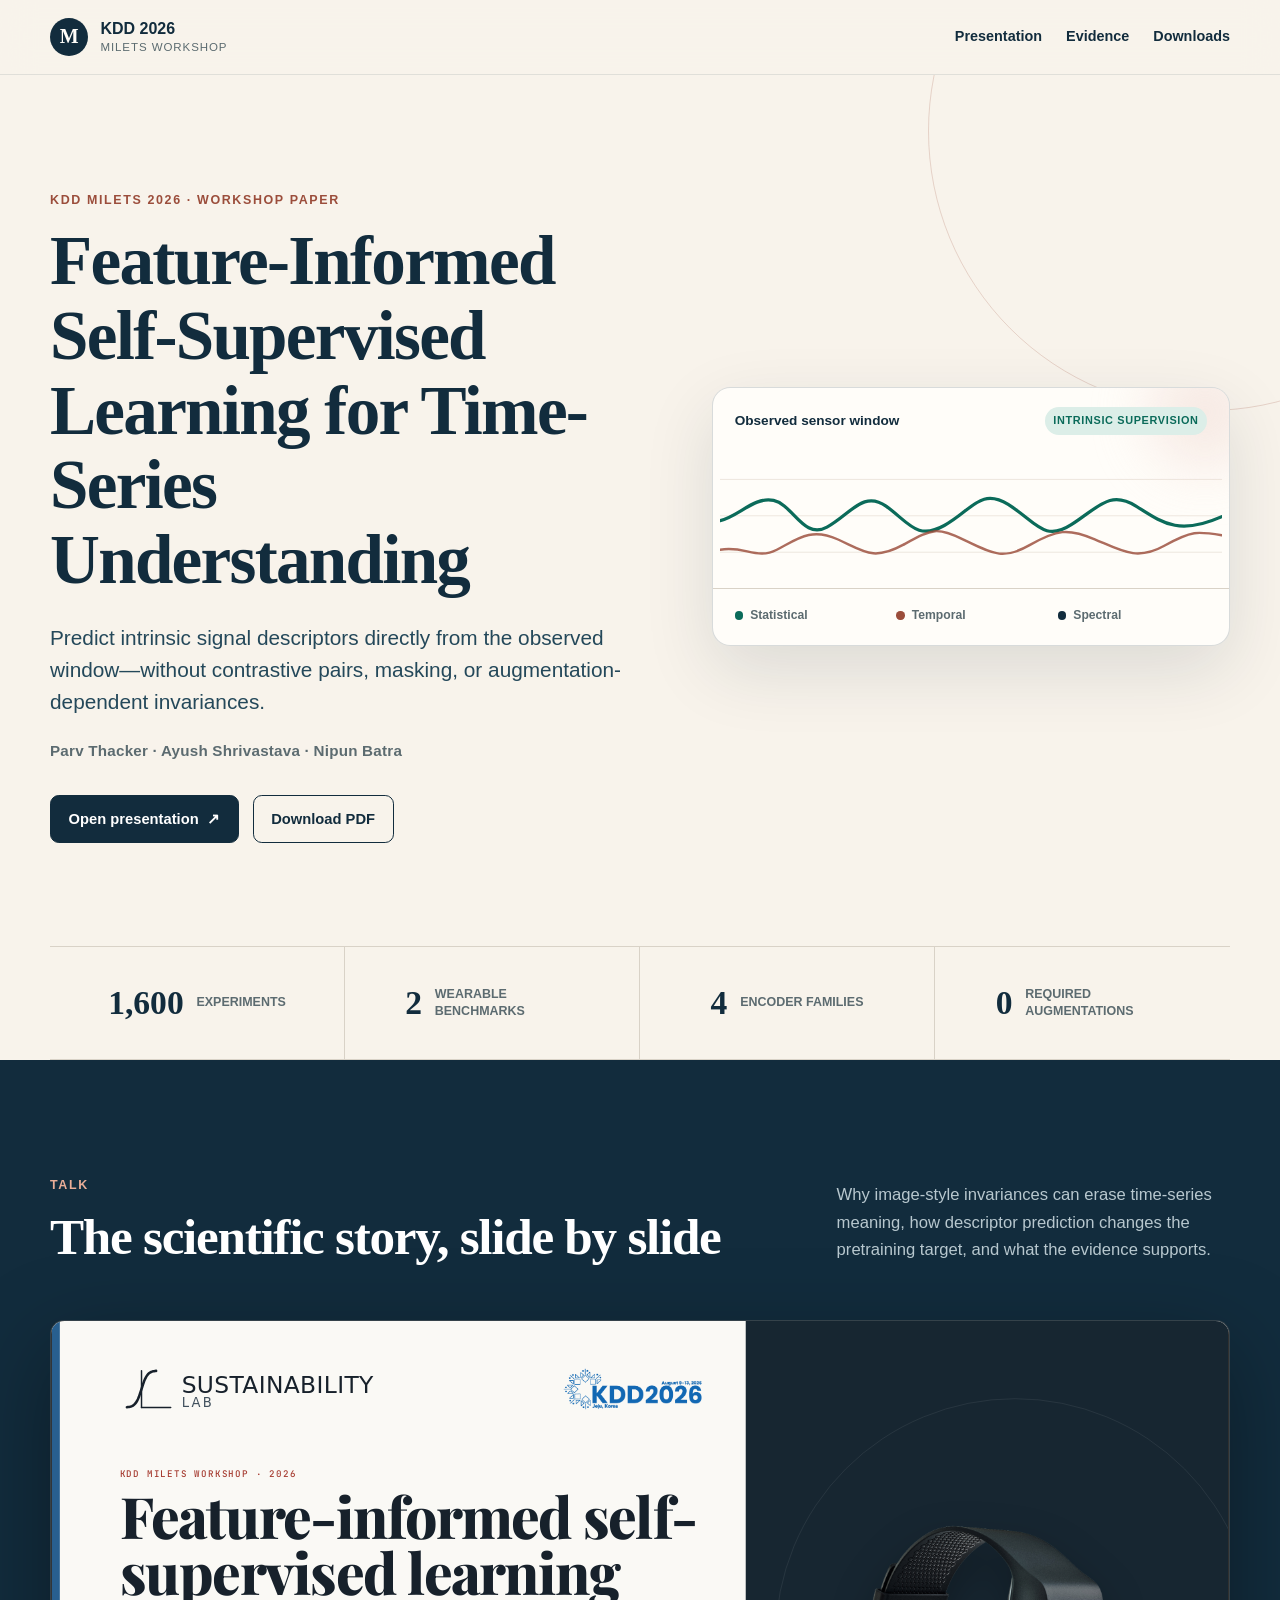
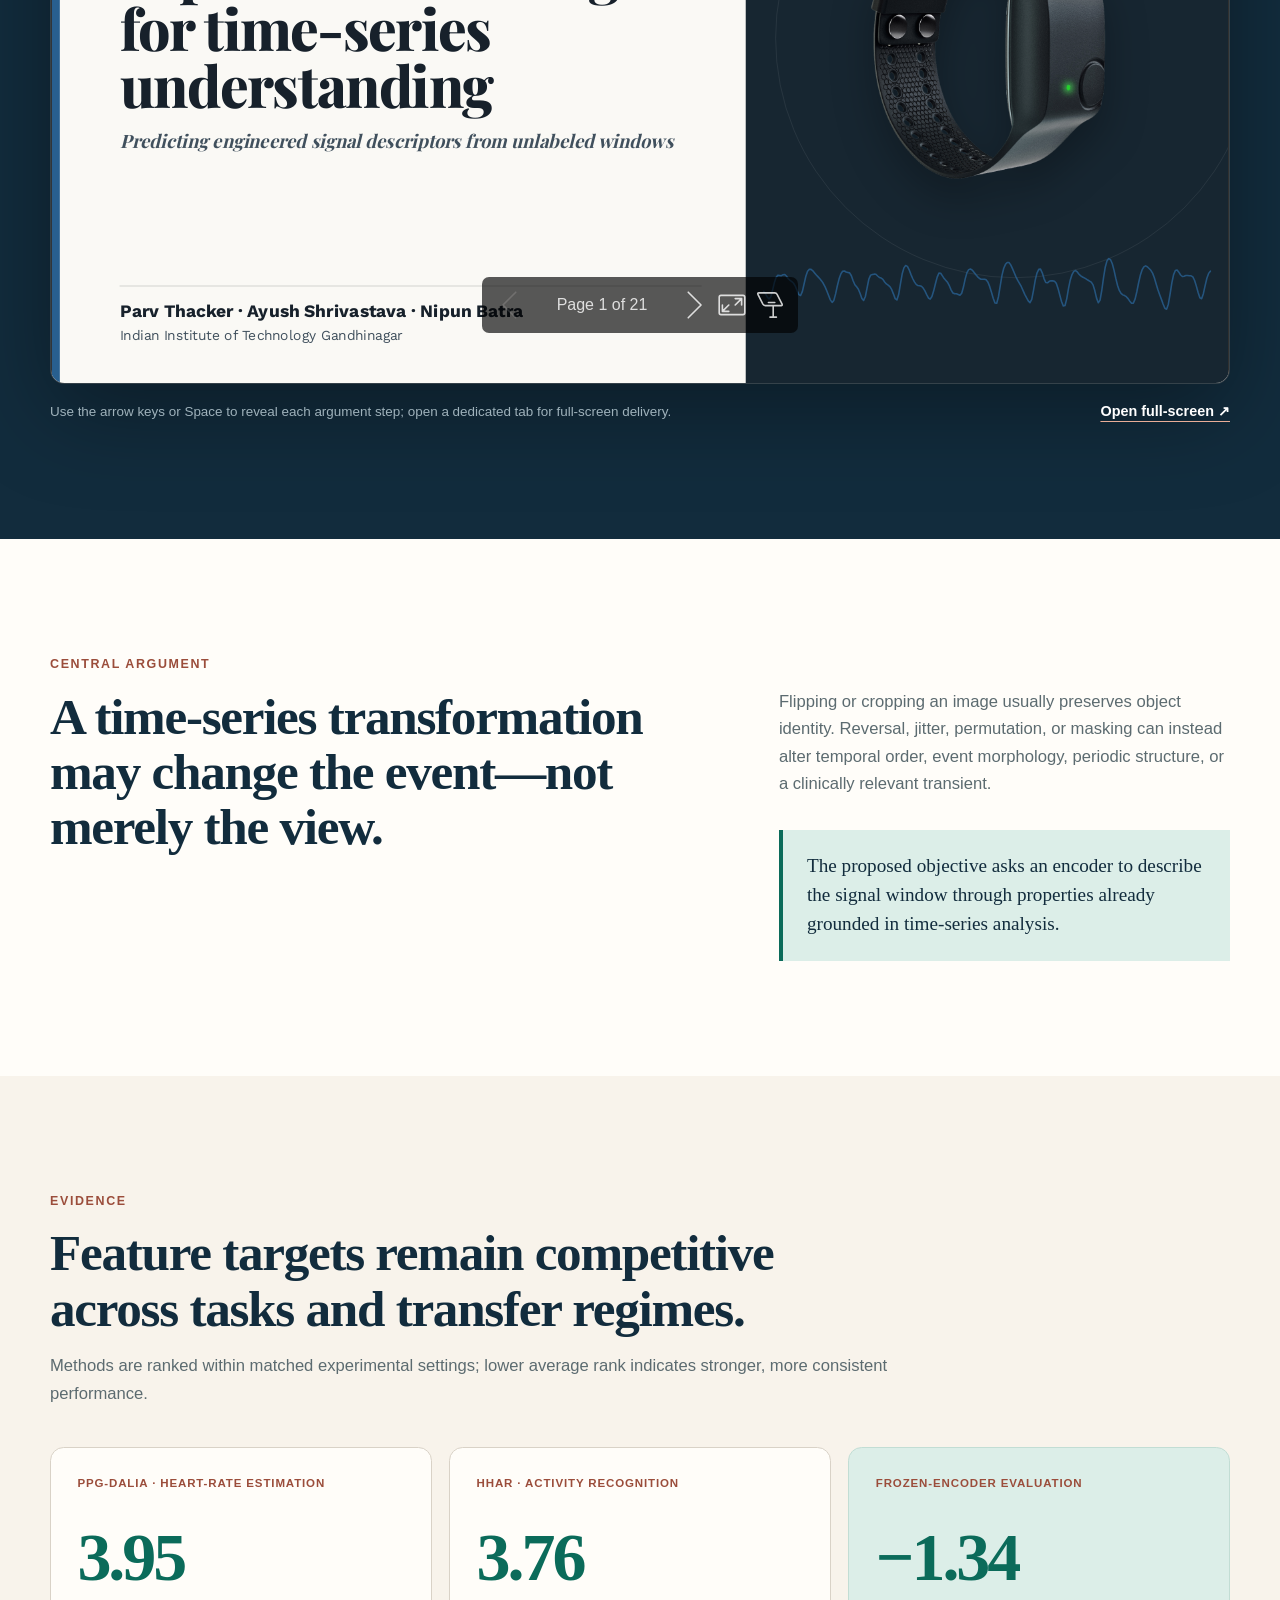
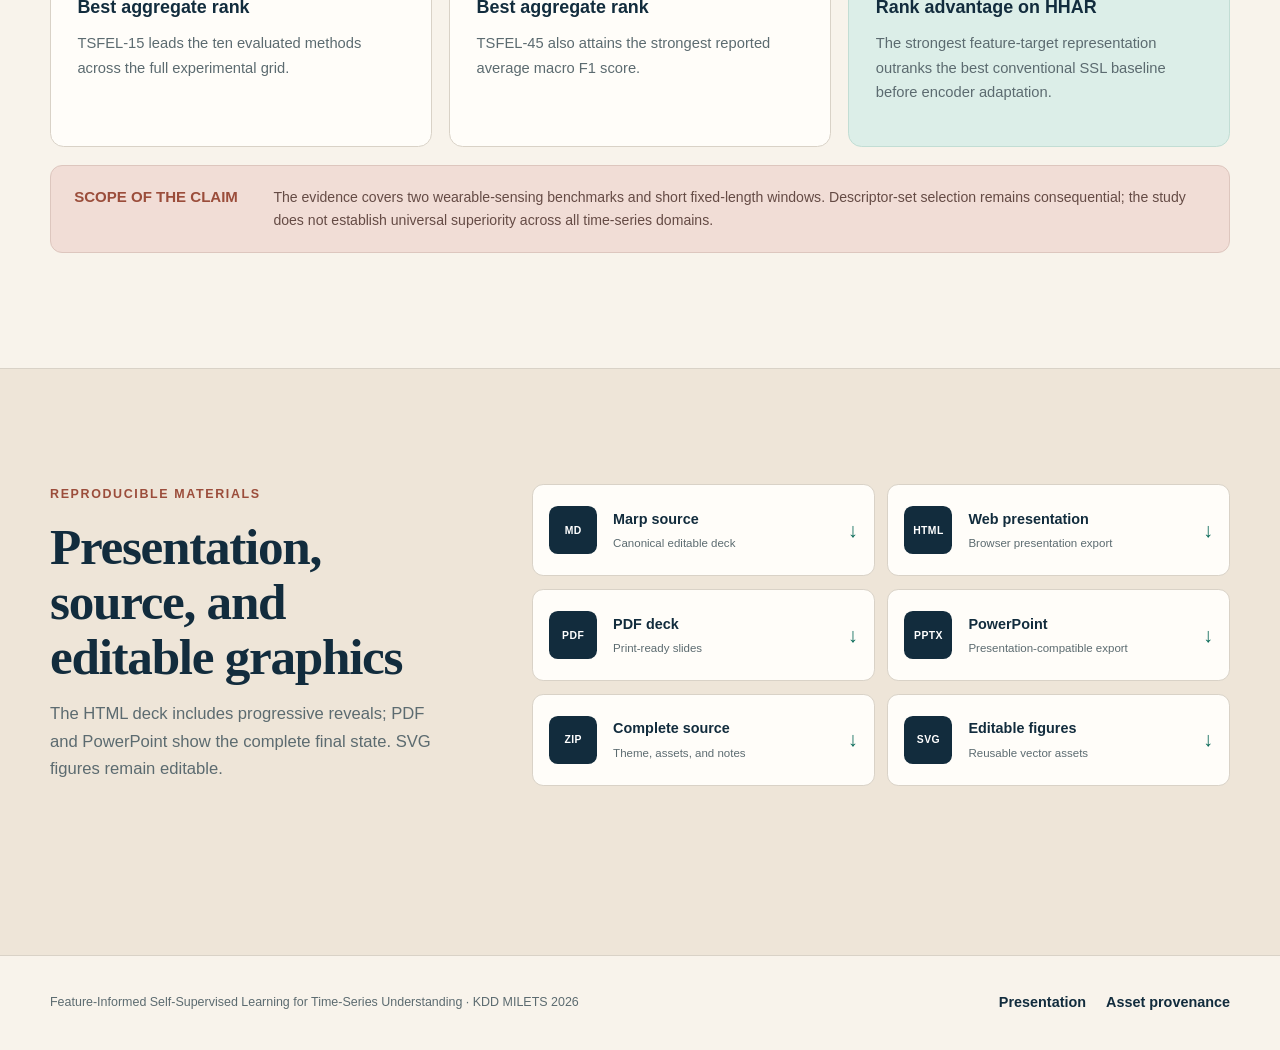
<file: index.html>
<!doctype html>
<html lang="en">
  <head>
    <meta charset="utf-8" />
    <meta name="viewport" content="width=device-width, initial-scale=1" />
    <meta name="theme-color" content="#122c3d" />
    <meta
      name="description"
      content="Presentation and reproducible assets for Feature-Informed Self-Supervised Learning for Time-Series Understanding, presented at KDD MILETS 2026."
    />
    <meta property="og:type" content="website" />
    <meta property="og:title" content="Feature-Informed SSL for Time-Series Understanding" />
    <meta
      property="og:description"
      content="An augmentation-free self-supervised objective that predicts intrinsic statistical, temporal, and spectral signal descriptors."
    />
    <title>Feature-Informed SSL for Time-Series Understanding · KDD MILETS 2026</title>
    <link rel="stylesheet" href="assets/site.css" />
  </head>
  <body>
    <a class="skip-link" href="#main-content">Skip to main content</a>

    <header class="site-header">
      <div class="shell header-inner">
        <a class="wordmark" href="#top" aria-label="Return to page introduction">
          <span class="wordmark-mark" aria-hidden="true">M</span>
          <span>
            <strong>KDD 2026</strong>
            <small>MILETS workshop</small>
          </span>
        </a>
        <nav aria-label="Primary navigation">
          <a href="#presentation">Presentation</a>
          <a href="#results">Evidence</a>
          <a href="#downloads">Downloads</a>
        </nav>
      </div>
    </header>

    <main id="main-content">
      <section class="hero" id="top" aria-labelledby="page-title">
        <div class="shell hero-grid">
          <div class="hero-copy">
            <p class="eyebrow">KDD MILETS 2026 · Workshop paper</p>
            <h1 id="page-title">Feature-Informed Self-Supervised Learning for Time-Series Understanding</h1>
            <p class="dek">
              Predict intrinsic signal descriptors directly from the observed window—without contrastive pairs,
              masking, or augmentation-dependent invariances.
            </p>
            <p class="authors">Parv Thacker · Ayush Shrivastava · Nipun Batra</p>
            <div class="hero-actions" aria-label="Primary presentation actions">
              <a class="button button-primary" href="presentation/index.html">Open presentation <span aria-hidden="true">↗</span></a>
              <a class="button button-secondary" href="downloads/kdd-millets-feature-ssl-strong.pdf" download>Download PDF</a>
            </div>
          </div>

          <div class="hero-visual" aria-label="Signal window mapped to statistical, temporal, and spectral descriptors">
            <div class="signal-card">
              <div class="signal-card-head">
                <span>Observed sensor window</span>
                <span class="live-chip">intrinsic supervision</span>
              </div>
              <svg class="signal-line" viewBox="0 0 620 180" role="img" aria-label="Stylized multichannel time-series signal">
                <path class="grid-line" d="M0 45H620M0 90H620M0 135H620" />
                <path class="signal-a" d="M0 96 C24 90,42 66,66 71 S103 120,132 104 S177 58,205 78 S243 121,277 102 S322 55,356 76 S400 123,434 101 S482 58,514 78 S566 115,620 91" />
                <path class="signal-b" d="M0 132 C29 126,45 145,70 132 S112 104,145 119 S189 146,226 126 S267 103,302 120 S350 145,383 126 S430 105,463 119 S515 146,549 127 S590 109,620 114" />
              </svg>
              <div class="feature-rail" aria-label="Descriptor families">
                <span><i class="dot dot-teal" aria-hidden="true"></i>Statistical</span>
                <span><i class="dot dot-brick" aria-hidden="true"></i>Temporal</span>
                <span><i class="dot dot-navy" aria-hidden="true"></i>Spectral</span>
              </div>
            </div>
          </div>
        </div>

        <div class="shell evidence-strip" aria-label="Evaluation scope">
          <div><strong>1,600</strong><span>experiments</span></div>
          <div><strong>2</strong><span>wearable benchmarks</span></div>
          <div><strong>4</strong><span>encoder families</span></div>
          <div><strong>0</strong><span>required augmentations</span></div>
        </div>
      </section>

      <section class="section presentation-section" id="presentation" aria-labelledby="presentation-title">
        <div class="shell">
          <div class="section-heading heading-split">
            <div>
              <p class="eyebrow">Talk</p>
              <h2 id="presentation-title">The scientific story, slide by slide</h2>
            </div>
            <p>
              Why image-style invariances can erase time-series meaning, how descriptor prediction changes the
              pretraining target, and what the evidence supports.
            </p>
          </div>

          <div class="presentation-frame">
            <iframe
              src="presentation/index.html"
              title="Feature-Informed Self-Supervised Learning presentation"
              loading="eager"
              allow="fullscreen"
              allowfullscreen
            ></iframe>
          </div>
          <div class="frame-actions">
            <p>Use the arrow keys or Space to reveal each argument step; open a dedicated tab for full-screen delivery.</p>
            <a class="text-link" href="presentation/index.html">Open full-screen <span aria-hidden="true">↗</span></a>
          </div>
        </div>
      </section>

      <section class="section argument-section" aria-labelledby="argument-title">
        <div class="shell argument-grid">
          <div>
            <p class="eyebrow">Central argument</p>
            <h2 id="argument-title">A time-series transformation may change the event—not merely the view.</h2>
          </div>
          <div class="argument-copy">
            <p>
              Flipping or cropping an image usually preserves object identity. Reversal, jitter, permutation, or
              masking can instead alter temporal order, event morphology, periodic structure, or a clinically
              relevant transient.
            </p>
            <p class="takeaway">
              The proposed objective asks an encoder to describe the signal window through properties already
              grounded in time-series analysis.
            </p>
          </div>
        </div>
      </section>

      <section class="section results-section" id="results" aria-labelledby="results-title">
        <div class="shell">
          <div class="section-heading">
            <p class="eyebrow">Evidence</p>
            <h2 id="results-title">Feature targets remain competitive across tasks and transfer regimes.</h2>
            <p>
              Methods are ranked within matched experimental settings; lower average rank indicates stronger,
              more consistent performance.
            </p>
          </div>

          <div class="result-grid">
            <article class="result-card">
              <p class="result-label">PPG-DaLiA · heart-rate estimation</p>
              <p class="result-number">3.95</p>
              <h3>Best aggregate rank</h3>
              <p>TSFEL-15 leads the ten evaluated methods across the full experimental grid.</p>
            </article>
            <article class="result-card">
              <p class="result-label">HHAR · activity recognition</p>
              <p class="result-number">3.76</p>
              <h3>Best aggregate rank</h3>
              <p>TSFEL-45 also attains the strongest reported average macro F1 score.</p>
            </article>
            <article class="result-card result-card-accent">
              <p class="result-label">Frozen-encoder evaluation</p>
              <p class="result-number">−1.34</p>
              <h3>Rank advantage on HHAR</h3>
              <p>The strongest feature-target representation outranks the best conventional SSL baseline before encoder adaptation.</p>
            </article>
          </div>

          <aside class="scope-note" aria-labelledby="scope-title">
            <h3 id="scope-title">Scope of the claim</h3>
            <p>
              The evidence covers two wearable-sensing benchmarks and short fixed-length windows. Descriptor-set
              selection remains consequential; the study does not establish universal superiority across all
              time-series domains.
            </p>
          </aside>
        </div>
      </section>

      <section class="section downloads-section" id="downloads" aria-labelledby="downloads-title">
        <div class="shell downloads-layout">
          <div class="section-heading">
            <p class="eyebrow">Reproducible materials</p>
            <h2 id="downloads-title">Presentation, source, and editable graphics</h2>
            <p>The HTML deck includes progressive reveals; PDF and PowerPoint show the complete final state. SVG figures remain editable.</p>
          </div>

          <div class="download-grid">
            <a class="download-card" href="downloads/kdd-millets-feature-ssl-strong.md" download>
              <span class="file-type">MD</span>
              <span><strong>Marp source</strong><small>Canonical editable deck</small></span>
              <span aria-hidden="true">↓</span>
            </a>
            <a class="download-card" href="downloads/kdd-millets-feature-ssl-strong.html" download>
              <span class="file-type">HTML</span>
              <span><strong>Web presentation</strong><small>Browser presentation export</small></span>
              <span aria-hidden="true">↓</span>
            </a>
            <a class="download-card" href="downloads/kdd-millets-feature-ssl-strong.pdf" download>
              <span class="file-type">PDF</span>
              <span><strong>PDF deck</strong><small>Print-ready slides</small></span>
              <span aria-hidden="true">↓</span>
            </a>
            <a class="download-card" href="downloads/kdd-millets-feature-ssl-strong.pptx" download>
              <span class="file-type">PPTX</span>
              <span><strong>PowerPoint</strong><small>Presentation-compatible export</small></span>
              <span aria-hidden="true">↓</span>
            </a>
            <a class="download-card" href="downloads/source.zip" download>
              <span class="file-type">ZIP</span>
              <span><strong>Complete source</strong><small>Theme, assets, and notes</small></span>
              <span aria-hidden="true">↓</span>
            </a>
            <a class="download-card" href="downloads/svg-assets.zip" download>
              <span class="file-type">SVG</span>
              <span><strong>Editable figures</strong><small>Reusable vector assets</small></span>
              <span aria-hidden="true">↓</span>
            </a>
          </div>
        </div>
      </section>
    </main>

    <footer class="site-footer">
      <div class="shell footer-inner">
        <p>Feature-Informed Self-Supervised Learning for Time-Series Understanding · KDD MILETS 2026</p>
        <div>
          <a href="presentation/index.html">Presentation</a>
          <a href="ASSET-PROVENANCE.md">Asset provenance</a>
        </div>
      </div>
    </footer>
  </body>
</html>
</file>
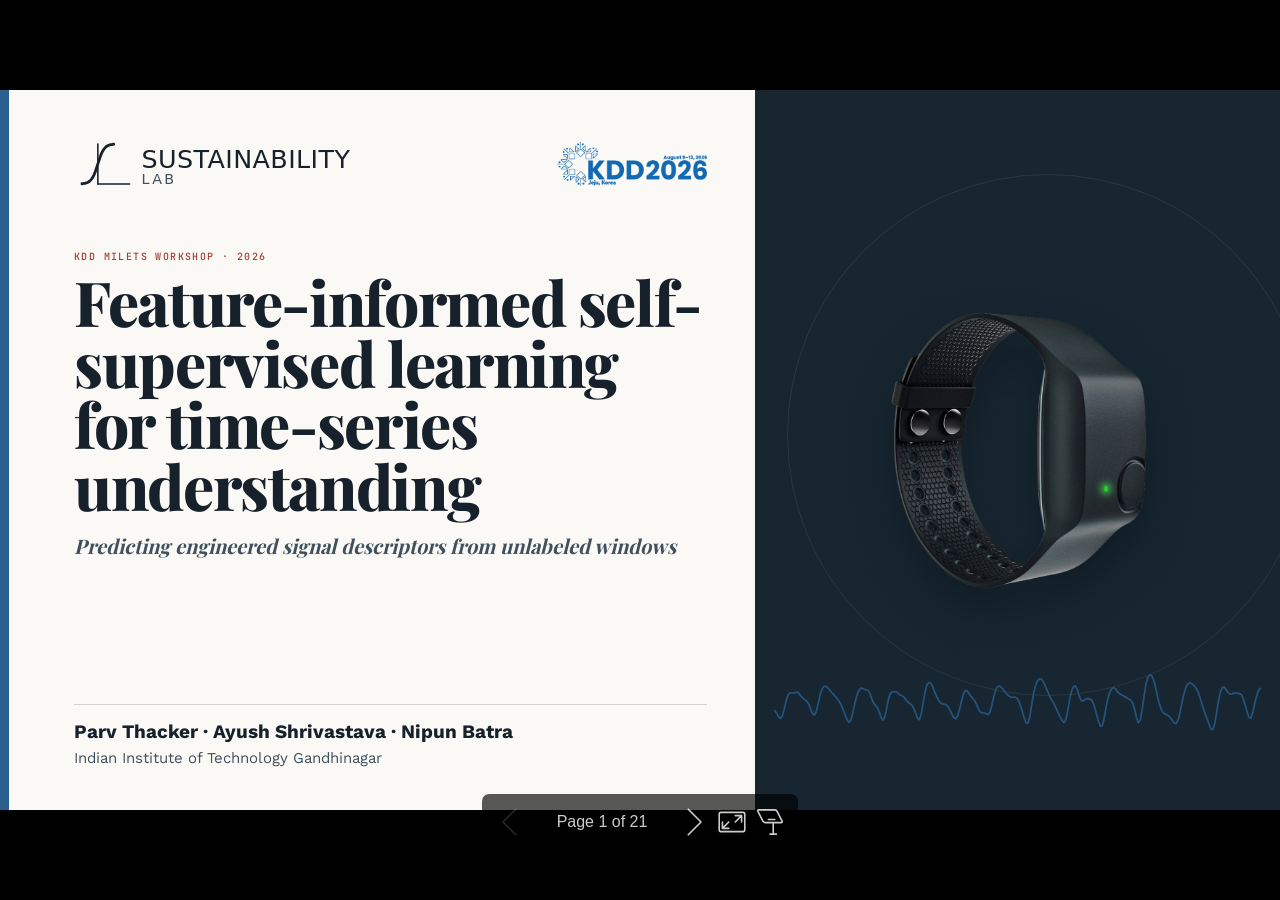
<file: presentation/index.html>
<!DOCTYPE html><html lang="C"><head><title>Feature-Informed Self-Supervised Learning for Time Series Understanding</title><meta property="og:title" content="Feature-Informed Self-Supervised Learning for Time Series Understanding"><meta name="description" content="KDD MILETS 2026 workshop presentation"><meta property="og:description" content="KDD MILETS 2026 workshop presentation"><meta charset="UTF-8"><meta name="viewport" content="width=device-width,height=device-height,initial-scale=1.0"><meta name="apple-mobile-web-app-capable" content="yes"><meta http-equiv="X-UA-Compatible" content="ie=edge"><meta property="og:type" content="website"><meta name="twitter:card" content="summary"><style>@media screen{body[data-bespoke-view=""] .bespoke-marp-parent>.bespoke-marp-osc>button,body[data-bespoke-view=next] .bespoke-marp-parent>.bespoke-marp-osc>button,body[data-bespoke-view=presenter] .bespoke-marp-presenter-container .bespoke-marp-presenter-info-container button,body[data-bespoke-view=presenter] .bespoke-marp-presenter-container .bespoke-marp-presenter-note-container button{appearance:none;background-color:initial;border:0;color:inherit;cursor:pointer;font-size:inherit;opacity:.8;outline:none;padding:0;transition:opacity .2s linear;-webkit-tap-highlight-color:transparent}body[data-bespoke-view=""] .bespoke-marp-parent>.bespoke-marp-osc>button:disabled,body[data-bespoke-view=next] .bespoke-marp-parent>.bespoke-marp-osc>button:disabled,body[data-bespoke-view=presenter] .bespoke-marp-presenter-container .bespoke-marp-presenter-info-container button:disabled,body[data-bespoke-view=presenter] .bespoke-marp-presenter-container .bespoke-marp-presenter-note-container button:disabled{cursor:not-allowed;opacity:.15!important}body[data-bespoke-view=""] .bespoke-marp-parent>.bespoke-marp-osc>button:hover,body[data-bespoke-view=next] .bespoke-marp-parent>.bespoke-marp-osc>button:hover,body[data-bespoke-view=presenter] .bespoke-marp-presenter-container .bespoke-marp-presenter-info-container button:hover,body[data-bespoke-view=presenter] .bespoke-marp-presenter-container .bespoke-marp-presenter-note-container button:hover{opacity:1}body[data-bespoke-view=""] .bespoke-marp-parent>.bespoke-marp-osc>button:hover:active,body[data-bespoke-view=next] .bespoke-marp-parent>.bespoke-marp-osc>button:hover:active,body[data-bespoke-view=presenter] .bespoke-marp-presenter-container .bespoke-marp-presenter-info-container button:hover:active,body[data-bespoke-view=presenter] .bespoke-marp-presenter-container .bespoke-marp-presenter-note-container button:hover:active{opacity:.6}body[data-bespoke-view=""] .bespoke-marp-parent>.bespoke-marp-osc>button:hover:not(:disabled),body[data-bespoke-view=next] .bespoke-marp-parent>.bespoke-marp-osc>button:hover:not(:disabled),body[data-bespoke-view=presenter] .bespoke-marp-presenter-container .bespoke-marp-presenter-info-container button:hover:not(:disabled),body[data-bespoke-view=presenter] .bespoke-marp-presenter-container .bespoke-marp-presenter-note-container button:hover:not(:disabled){transition:none}body[data-bespoke-view=""] .bespoke-marp-parent>.bespoke-marp-osc>button[data-bespoke-marp-osc=prev],body[data-bespoke-view=next] .bespoke-marp-parent>.bespoke-marp-osc>button[data-bespoke-marp-osc=prev],body[data-bespoke-view=presenter] .bespoke-marp-presenter-container .bespoke-marp-presenter-info-container button.bespoke-marp-presenter-info-page-prev{background:#0000 url("[data-uri]") no-repeat 50%;background-size:contain;overflow:hidden;text-indent:100%;white-space:nowrap}body[data-bespoke-view=""] .bespoke-marp-parent>.bespoke-marp-osc>button[data-bespoke-marp-osc=next],body[data-bespoke-view=next] .bespoke-marp-parent>.bespoke-marp-osc>button[data-bespoke-marp-osc=next],body[data-bespoke-view=presenter] .bespoke-marp-presenter-container .bespoke-marp-presenter-info-container button.bespoke-marp-presenter-info-page-next{background:#0000 url("[data-uri]") no-repeat 50%;background-size:contain;overflow:hidden;text-indent:100%;white-space:nowrap}body[data-bespoke-view=""] .bespoke-marp-parent>.bespoke-marp-osc>button[data-bespoke-marp-osc=fullscreen],body[data-bespoke-view=next] .bespoke-marp-parent>.bespoke-marp-osc>button[data-bespoke-marp-osc=fullscreen]{background:#0000 url("[data-uri]") no-repeat 50%;background-size:contain;overflow:hidden;text-indent:100%;white-space:nowrap}body[data-bespoke-view=""] .bespoke-marp-parent>.bespoke-marp-osc>button.exit[data-bespoke-marp-osc=fullscreen],body[data-bespoke-view=next] .bespoke-marp-parent>.bespoke-marp-osc>button.exit[data-bespoke-marp-osc=fullscreen]{background-image:url("[data-uri]")}body[data-bespoke-view=""] .bespoke-marp-parent>.bespoke-marp-osc>button[data-bespoke-marp-osc=presenter],body[data-bespoke-view=next] .bespoke-marp-parent>.bespoke-marp-osc>button[data-bespoke-marp-osc=presenter]{background:#0000 url("[data-uri]") no-repeat 50%;background-size:contain;overflow:hidden;text-indent:100%;white-space:nowrap}body[data-bespoke-view=presenter] .bespoke-marp-presenter-container .bespoke-marp-presenter-note-container button.bespoke-marp-presenter-note-bigger{background:#0000 url("[data-uri]") no-repeat 50%;background-size:contain;overflow:hidden;text-indent:100%;white-space:nowrap}body[data-bespoke-view=presenter] .bespoke-marp-presenter-container .bespoke-marp-presenter-note-container button.bespoke-marp-presenter-note-smaller{background:#0000 url("[data-uri]") no-repeat 50%;background-size:contain;overflow:hidden;text-indent:100%;white-space:nowrap}}@keyframes __bespoke_marp_transition_reduced_outgoing__{0%{opacity:1}to{opacity:0}}@keyframes __bespoke_marp_transition_reduced_incoming__{0%{mix-blend-mode:plus-lighter;opacity:0}to{mix-blend-mode:plus-lighter;opacity:1}}.bespoke-marp-note,.bespoke-marp-osc,.bespoke-progress-parent{display:none;transition:none}@media screen{::view-transition-group(*){animation-duration:var(--marp-bespoke-transition-animation-duration,.5s);animation-timing-function:ease}::view-transition-new(*),::view-transition-old(*){animation-delay:0s;animation-direction:var(--marp-bespoke-transition-animation-direction,normal);animation-duration:var(--marp-bespoke-transition-animation-duration,.5s);animation-fill-mode:both;animation-name:var(--marp-bespoke-transition-animation-name,var(--marp-bespoke-transition-animation-name-fallback,__bespoke_marp_transition_no_animation__));mix-blend-mode:normal}::view-transition-old(*){--marp-bespoke-transition-animation-name-fallback:__bespoke_marp_transition_reduced_outgoing__;animation-timing-function:ease}::view-transition-new(*){--marp-bespoke-transition-animation-name-fallback:__bespoke_marp_transition_reduced_incoming__;animation-timing-function:ease}::view-transition-new(root),::view-transition-old(root){animation-timing-function:linear}::view-transition-new(__bespoke_marp_transition_osc__),::view-transition-old(__bespoke_marp_transition_osc__){animation-duration:0s!important;animation-name:__bespoke_marp_transition_osc__!important}::view-transition-new(__bespoke_marp_transition_osc__){opacity:0!important}.bespoke-marp-transition-warming-up::view-transition-group(*),.bespoke-marp-transition-warming-up::view-transition-new(*),.bespoke-marp-transition-warming-up::view-transition-old(*){animation-play-state:paused!important}body,html{height:100%;margin:0}body{background:#000;overflow:hidden}svg.bespoke-marp-slide{content-visibility:hidden;opacity:0;pointer-events:none;z-index:-1}svg.bespoke-marp-slide:not(.bespoke-marp-active) *{view-transition-name:none!important}svg.bespoke-marp-slide.bespoke-marp-active{content-visibility:visible;opacity:1;pointer-events:auto;z-index:0}svg.bespoke-marp-slide.bespoke-marp-active.bespoke-marp-active-ready *{animation-name:__bespoke_marp__!important}@supports not (content-visibility:hidden){svg.bespoke-marp-slide[data-bespoke-marp-load=hideable]{display:none}svg.bespoke-marp-slide[data-bespoke-marp-load=hideable].bespoke-marp-active{display:block}}}@media screen and (prefers-reduced-motion:reduce){svg.bespoke-marp-slide *{view-transition-name:none!important}}@media screen{[data-bespoke-marp-fragment=inactive]{visibility:hidden}body[data-bespoke-view=""] .bespoke-marp-parent,body[data-bespoke-view=next] .bespoke-marp-parent{inset:0;position:absolute}body[data-bespoke-view=""] .bespoke-marp-parent>.bespoke-marp-osc,body[data-bespoke-view=next] .bespoke-marp-parent>.bespoke-marp-osc{background:#000000a6;border-radius:7px;bottom:50px;color:#fff;contain:paint;display:block;font-family:Helvetica,Arial,sans-serif;font-size:16px;left:50%;line-height:0;opacity:1;padding:12px;position:absolute;touch-action:manipulation;transform:translateX(-50%);transition:opacity .2s linear;-webkit-user-select:none;user-select:none;white-space:nowrap;will-change:transform;z-index:1;view-transition-name:__bespoke_marp_transition_osc__}body[data-bespoke-view=""] .bespoke-marp-parent>.bespoke-marp-osc>*,body[data-bespoke-view=next] .bespoke-marp-parent>.bespoke-marp-osc>*{margin-left:6px}body[data-bespoke-view=""] .bespoke-marp-parent>.bespoke-marp-osc>:first-child,body[data-bespoke-view=next] .bespoke-marp-parent>.bespoke-marp-osc>:first-child{margin-left:0}body[data-bespoke-view=""] .bespoke-marp-parent>.bespoke-marp-osc>span,body[data-bespoke-view=next] .bespoke-marp-parent>.bespoke-marp-osc>span{opacity:.8}body[data-bespoke-view=""] .bespoke-marp-parent>.bespoke-marp-osc>span[data-bespoke-marp-osc=page],body[data-bespoke-view=next] .bespoke-marp-parent>.bespoke-marp-osc>span[data-bespoke-marp-osc=page]{display:inline-block;min-width:140px;text-align:center}body[data-bespoke-view=""] .bespoke-marp-parent>.bespoke-marp-osc>button[data-bespoke-marp-osc=fullscreen],body[data-bespoke-view=""] .bespoke-marp-parent>.bespoke-marp-osc>button[data-bespoke-marp-osc=next],body[data-bespoke-view=""] .bespoke-marp-parent>.bespoke-marp-osc>button[data-bespoke-marp-osc=presenter],body[data-bespoke-view=""] .bespoke-marp-parent>.bespoke-marp-osc>button[data-bespoke-marp-osc=prev],body[data-bespoke-view=next] .bespoke-marp-parent>.bespoke-marp-osc>button[data-bespoke-marp-osc=fullscreen],body[data-bespoke-view=next] .bespoke-marp-parent>.bespoke-marp-osc>button[data-bespoke-marp-osc=next],body[data-bespoke-view=next] .bespoke-marp-parent>.bespoke-marp-osc>button[data-bespoke-marp-osc=presenter],body[data-bespoke-view=next] .bespoke-marp-parent>.bespoke-marp-osc>button[data-bespoke-marp-osc=prev]{height:32px;line-height:32px;width:32px}body[data-bespoke-view=""] .bespoke-marp-parent.bespoke-marp-inactive,body[data-bespoke-view=next] .bespoke-marp-parent.bespoke-marp-inactive{cursor:none}body[data-bespoke-view=""] .bespoke-marp-parent.bespoke-marp-inactive>.bespoke-marp-osc,body[data-bespoke-view=next] .bespoke-marp-parent.bespoke-marp-inactive>.bespoke-marp-osc{opacity:0;pointer-events:none}body[data-bespoke-view=""] svg.bespoke-marp-slide,body[data-bespoke-view=next] svg.bespoke-marp-slide{height:100%;left:0;position:absolute;top:0;width:100%}body[data-bespoke-view=""] .bespoke-progress-parent{background:#222;display:flex;height:5px;width:100%}body[data-bespoke-view=""] .bespoke-progress-parent+.bespoke-marp-parent{top:5px}body[data-bespoke-view=""] .bespoke-progress-parent .bespoke-progress-bar{background:#0288d1;flex:0 0 0;transition:flex-basis .2s cubic-bezier(0,1,1,1)}body[data-bespoke-view=next]{background:#0000}body[data-bespoke-view=presenter]{background:#161616}body[data-bespoke-view=presenter] .bespoke-marp-presenter-container{display:grid;font-family:Helvetica,Arial,sans-serif;grid-template:"current dragbar next" minmax(140px,1fr) "current dragbar note" 2fr "info    dragbar note" 3em;grid-template-columns:minmax(3px,var(--bespoke-marp-presenter-split-ratio,66%)) 0 minmax(3px,1fr);height:100%;left:0;position:absolute;top:0;width:100%}body[data-bespoke-view=presenter] .bespoke-marp-presenter-container .bespoke-marp-parent{grid-area:current;overflow:hidden;position:relative}body[data-bespoke-view=presenter] .bespoke-marp-presenter-container .bespoke-marp-parent svg.bespoke-marp-slide{height:calc(100% - 40px);left:20px;pointer-events:none;position:absolute;top:20px;-webkit-user-select:none;user-select:none;width:calc(100% - 40px)}body[data-bespoke-view=presenter] .bespoke-marp-presenter-container .bespoke-marp-parent svg.bespoke-marp-slide.bespoke-marp-active{filter:drop-shadow(0 3px 10px rgba(0,0,0,.5))}body[data-bespoke-view=presenter] .bespoke-marp-presenter-container .bespoke-marp-presenter-dragbar-container{background:#0288d1;cursor:col-resize;grid-area:dragbar;margin-left:-3px;opacity:0;position:relative;transition:opacity .4s linear .1s;width:6px;z-index:10}body[data-bespoke-view=presenter] .bespoke-marp-presenter-container .bespoke-marp-presenter-dragbar-container:hover{opacity:1}body[data-bespoke-view=presenter] .bespoke-marp-presenter-container .bespoke-marp-presenter-dragbar-container.active{opacity:1;transition-delay:0s}body[data-bespoke-view=presenter] .bespoke-marp-presenter-container .bespoke-marp-presenter-next-container{background:#222;cursor:pointer;display:none;grid-area:next;overflow:hidden;position:relative}body[data-bespoke-view=presenter] .bespoke-marp-presenter-container .bespoke-marp-presenter-next-container.active{display:block}body[data-bespoke-view=presenter] .bespoke-marp-presenter-container .bespoke-marp-presenter-next-container iframe.bespoke-marp-presenter-next{background:#0000;border:0;display:block;filter:drop-shadow(0 3px 10px rgba(0,0,0,.5));height:calc(100% - 40px);left:20px;pointer-events:none;position:absolute;top:20px;-webkit-user-select:none;user-select:none;width:calc(100% - 40px)}body[data-bespoke-view=presenter] .bespoke-marp-presenter-container .bespoke-marp-presenter-note-container{background:#222;color:#eee;grid-area:note;position:relative;z-index:1}body[data-bespoke-view=presenter] .bespoke-marp-presenter-container .bespoke-marp-presenter-note-container button{height:1.5em;line-height:1.5em;width:1.5em}body[data-bespoke-view=presenter] .bespoke-marp-presenter-container .bespoke-marp-presenter-note-container .bespoke-marp-presenter-note-wrapper{display:block;inset:0;position:absolute}body[data-bespoke-view=presenter] .bespoke-marp-presenter-container .bespoke-marp-presenter-note-container .bespoke-marp-presenter-note-buttons{background:#000000a6;border-radius:4px;bottom:0;display:flex;gap:4px;margin:12px;opacity:0;padding:6px;pointer-events:none;position:absolute;right:0;transition:opacity .2s linear}body[data-bespoke-view=presenter] .bespoke-marp-presenter-container .bespoke-marp-presenter-note-container .bespoke-marp-presenter-note-buttons:focus-within,body[data-bespoke-view=presenter] .bespoke-marp-presenter-container .bespoke-marp-presenter-note-container .bespoke-marp-presenter-note-wrapper:focus-within+.bespoke-marp-presenter-note-buttons,body[data-bespoke-view=presenter] .bespoke-marp-presenter-container .bespoke-marp-presenter-note-container:hover .bespoke-marp-presenter-note-buttons{opacity:1;pointer-events:auto}body[data-bespoke-view=presenter] .bespoke-marp-presenter-container .bespoke-marp-presenter-note-container .bespoke-marp-note{box-sizing:border-box;font-size:calc(1.1em*var(--bespoke-marp-note-font-scale, 1));height:calc(100% - 40px);margin:20px;overflow:auto;padding-right:3px;white-space:pre-wrap;width:calc(100% - 40px);word-wrap:break-word;scrollbar-color:#eeeeee80 #0000;scrollbar-width:thin}body[data-bespoke-view=presenter] .bespoke-marp-presenter-container .bespoke-marp-presenter-note-container .bespoke-marp-note::-webkit-scrollbar{width:6px}body[data-bespoke-view=presenter] .bespoke-marp-presenter-container .bespoke-marp-presenter-note-container .bespoke-marp-note::-webkit-scrollbar-track{background:#0000}body[data-bespoke-view=presenter] .bespoke-marp-presenter-container .bespoke-marp-presenter-note-container .bespoke-marp-note::-webkit-scrollbar-thumb{background:#eeeeee80;border-radius:6px}body[data-bespoke-view=presenter] .bespoke-marp-presenter-container .bespoke-marp-presenter-note-container .bespoke-marp-note:empty{pointer-events:none}body[data-bespoke-view=presenter] .bespoke-marp-presenter-container .bespoke-marp-presenter-note-container .bespoke-marp-note.active{display:block}body[data-bespoke-view=presenter] .bespoke-marp-presenter-container .bespoke-marp-presenter-note-container .bespoke-marp-note p:first-child{margin-top:0}body[data-bespoke-view=presenter] .bespoke-marp-presenter-container .bespoke-marp-presenter-note-container .bespoke-marp-note p:last-child{margin-bottom:0}body[data-bespoke-view=presenter] .bespoke-marp-presenter-container .bespoke-marp-presenter-info-container{align-items:center;box-sizing:border-box;color:#eee;display:flex;flex-wrap:nowrap;grid-area:info;justify-content:center;overflow:hidden;padding:0 10px}body[data-bespoke-view=presenter] .bespoke-marp-presenter-container .bespoke-marp-presenter-info-container .bespoke-marp-presenter-info-page,body[data-bespoke-view=presenter] .bespoke-marp-presenter-container .bespoke-marp-presenter-info-container .bespoke-marp-presenter-info-time,body[data-bespoke-view=presenter] .bespoke-marp-presenter-container .bespoke-marp-presenter-info-container .bespoke-marp-presenter-info-timer{box-sizing:border-box;display:block;padding:0 10px;white-space:nowrap;width:100%}body[data-bespoke-view=presenter] .bespoke-marp-presenter-container .bespoke-marp-presenter-info-container button{height:1.5em;line-height:1.5em;width:1.5em}body[data-bespoke-view=presenter] .bespoke-marp-presenter-container .bespoke-marp-presenter-info-container .bespoke-marp-presenter-info-page{order:2;text-align:center}body[data-bespoke-view=presenter] .bespoke-marp-presenter-container .bespoke-marp-presenter-info-container .bespoke-marp-presenter-info-page .bespoke-marp-presenter-info-page-text{display:inline-block;min-width:120px;text-align:center}body[data-bespoke-view=presenter] .bespoke-marp-presenter-container .bespoke-marp-presenter-info-container .bespoke-marp-presenter-info-time{color:#999;order:1;text-align:left}body[data-bespoke-view=presenter] .bespoke-marp-presenter-container .bespoke-marp-presenter-info-container .bespoke-marp-presenter-info-timer{color:#999;order:3;text-align:right}body[data-bespoke-view=presenter] .bespoke-marp-presenter-container .bespoke-marp-presenter-info-container .bespoke-marp-presenter-info-timer:hover{cursor:pointer}}@media print{.bespoke-marp-presenter-info-container,.bespoke-marp-presenter-next-container,.bespoke-marp-presenter-note-container{display:none}}</style><style>@keyframes marp-outgoing-transition-__builtin__fade{0%{opacity:1}to{opacity:0}}@keyframes marp-incoming-transition-__builtin__fade{0%{mix-blend-mode:plus-lighter;opacity:0}to{mix-blend-mode:plus-lighter;opacity:1}}</style><style>div#\:\$p > svg > foreignObject > section{width:1280px;height:720px;box-sizing:border-box;overflow:hidden;position:relative;scroll-snap-align:center center;-webkit-text-size-adjust:100%;text-size-adjust:100%}div#\:\$p > svg > foreignObject > section::after{bottom:0;content:attr(data-marpit-pagination);padding:inherit;pointer-events:none;position:absolute;right:0}div#\:\$p > svg > foreignObject > section:not([data-marpit-pagination])::after{display:none}div#\:\$p > svg > foreignObject > section :where(:is(h1, marp-h1)){font-size:2em;margin-block:0.67em}div#\:\$p > svg > foreignObject > section section:where(:is(h1, marp-h1)){--marpit-root-font-size: 2em}div#\:\$p > svg > foreignObject > section video::-webkit-media-controls{will-change:transform}@page {size:1280px 720px;margin:0}@media print{html, body{background-color:#fff;margin:0;page-break-inside:avoid;break-inside:avoid-page}div#\:\$p > svg > foreignObject > section{page-break-before:always;break-before:page}div#\:\$p > svg > foreignObject > section, div#\:\$p > svg > foreignObject > section *{-webkit-print-color-adjust:exact!important;animation-delay:0s!important;animation-duration:0s!important;color-adjust:exact!important;print-color-adjust:exact!important;transition:none!important}div#\:\$p > svg[data-marpit-svg]{display:block;height:100vh;width:100vw}}div#\:\$p > svg > foreignObject > :where(section){container-type:size}div#\:\$p > svg > foreignObject > section img[data-marp-twemoji]{background:transparent;height:1em;margin:0 .05em 0 .1em;vertical-align:-.1em;width:1em}@font-face {font-family:"Playfair Display";font-weight:700;src:url("fonts/playfair-700.ttf")}@font-face {font-family:"Playfair Display";font-weight:800;src:url("fonts/playfair-800.ttf")}@font-face {font-family:"Work Sans";font-weight:400;src:url("fonts/worksans-400.ttf")}@font-face {font-family:"Work Sans";font-weight:500;src:url("fonts/worksans-500.ttf")}@font-face {font-family:"Work Sans";font-weight:600;src:url("fonts/worksans-600.ttf")}@font-face {font-family:"Work Sans";font-weight:700;src:url("fonts/worksans-700.ttf")}@font-face {font-family:"JetBrains Mono";font-weight:400;src:url("fonts/jetbrains-400.ttf")}@font-face {font-family:"JetBrains Mono";font-weight:500;src:url("fonts/jetbrains-500.ttf")}div#\:\$p > svg > foreignObject > :where(section):not([\20 root]){--paper: #fbfaf6;--white: #ffffff;--ink: #17212b;--ink-2: #40505d;--muted: #6c7780;--line: #d7dde1;--line-2: #edf0f1;--brick: #a63d32;--blue: #285f8f;--teal: #26796f;--gold: #a36f24;--dark: #172631;--pale-blue: #eaf1f6;--pale-teal: #e9f2ef;--pale-brick: #f6ece9;--accent: var(--brick);}div#\:\$p > svg > foreignObject > section{width:1280px;height:720px;box-sizing:border-box;overflow:hidden;padding:38px 62px 63px;background:var(--paper);color:var(--ink);font-family:"Work Sans", "Avenir Next", "Helvetica Neue", Arial, sans-serif;font-size:20px;line-height:1.35;display:flex;flex-direction:column;justify-content:flex-start}div#\:\$p > svg > foreignObject > section{--marpit-root-font-size: 20px}div#\:\$p > svg > foreignObject > section::after{padding:0;right:62px;bottom:14px;color:#65717a;font-family:"JetBrains Mono", monospace;font-size:12px;font-weight:500;line-height:1;letter-spacing:.02em}div#\:\$p > svg > foreignObject > section::after{--marpit-root-font-size: 12px}div#\:\$p > svg > foreignObject > section footer{position:absolute;left:62px;bottom:14px;color:#65717a;font-family:"JetBrains Mono", monospace;font-size:12px;font-weight:500;line-height:1;letter-spacing:.025em}div#\:\$p > svg > foreignObject > section :is(h1, marp-h1), div#\:\$p > svg > foreignObject > section :is(h2, marp-h2), div#\:\$p > svg > foreignObject > section :is(h3, marp-h3), div#\:\$p > svg > foreignObject > section p{margin:0}div#\:\$p > svg > foreignObject > section :is(h1, marp-h1), div#\:\$p > svg > foreignObject > section :is(h2, marp-h2){color:var(--ink);font-family:"Playfair Display", Georgia, serif;letter-spacing:-.022em}div#\:\$p > svg > foreignObject > section :is(h1, marp-h1){font-size:62px;line-height:.99;font-weight:800}div#\:\$p > svg > foreignObject > section :is(h2, marp-h2){font-size:38px;line-height:1.06;font-weight:800;margin-bottom:18px;max-width:1150px}div#\:\$p > svg > foreignObject > section :is(h3, marp-h3){color:var(--ink);font-size:18px;line-height:1.25;font-weight:700}div#\:\$p > svg > foreignObject > section strong{color:var(--ink);font-weight:700}div#\:\$p > svg > foreignObject > section em{color:var(--accent);font-style:normal;font-weight:650}div#\:\$p > svg > foreignObject > section img{display:block;max-width:100%}div#\:\$p > svg > foreignObject > section .kicker{margin-bottom:7px;color:var(--accent);font-family:"JetBrains Mono", monospace;font-size:10px;font-weight:500;letter-spacing:.14em;text-transform:uppercase}div#\:\$p > svg > foreignObject > section section.kicker{--marpit-root-font-size: 10px}div#\:\$p > svg > foreignObject > section .source{display:none!important}div#\:\$p > svg > foreignObject > section .body{flex:1;min-height:0;display:flex;flex-direction:column;justify-content:center}div#\:\$p > svg > foreignObject > section .body.top{justify-content:flex-start}div#\:\$p > svg > foreignObject > section .lede{color:var(--ink-2);font-family:"Playfair Display", Georgia, serif;font-size:26px;line-height:1.32}div#\:\$p > svg > foreignObject > section section.lede{--marpit-root-font-size: 26px}div#\:\$p > svg > foreignObject > section .mono{font-family:"JetBrains Mono", monospace}div#\:\$p > svg > foreignObject > section .small{color:var(--muted);font-size:13px;line-height:1.4}div#\:\$p > svg > foreignObject > section section.small{--marpit-root-font-size: 13px}div#\:\$p > svg > foreignObject > section .note{color:var(--muted);font-size:12px;line-height:1.4}div#\:\$p > svg > foreignObject > section section.note{--marpit-root-font-size: 12px}div#\:\$p > svg > foreignObject > section .accent{color:var(--accent)}div#\:\$p > svg > foreignObject > section .blue{color:var(--blue)}div#\:\$p > svg > foreignObject > section .teal{color:var(--teal)}div#\:\$p > svg > foreignObject > section .brick{color:var(--brick)}div#\:\$p > svg > foreignObject > section .takeaway{margin-top:12px;padding:8px 12px 8px 14px;border-left:3px solid var(--accent);background:rgba(255,255,255,.75);color:var(--ink-2);font-size:14px;line-height:1.35}div#\:\$p > svg > foreignObject > section section.takeaway{--marpit-root-font-size: 14px}@keyframes kdd-fragment-in{from{opacity:.12;transform:translateY(12px) scale(.992);filter:saturate(.55)}to{opacity:1;transform:translateY(0) scale(1);filter:saturate(1)}}@media screen{div#\:\$p > svg > foreignObject > section [data-marpit-fragment][data-bespoke-marp-fragment="inactive"]{visibility:hidden;opacity:0;transform:translateY(12px) scale(.992)}div#\:\$p > svg > foreignObject > section [data-marpit-fragment][data-bespoke-marp-fragment="active"]{visibility:visible;opacity:1;transform:translateY(0) scale(1)}div#\:\$p > svg > foreignObject > section [data-marpit-fragment][data-bespoke-marp-current-fragment="current"]{animation:kdd-fragment-in .34s cubic-bezier(.2,.75,.25,1) both}}@media screen and (prefers-reduced-motion: reduce){div#\:\$p > svg > foreignObject > section [data-marpit-fragment][data-bespoke-marp-current-fragment="current"]{animation:none}}div#\:\$p > svg > foreignObject > section.title-slide{position:relative;isolation:isolate;padding:0;display:grid;grid-template-columns:59% 41%;background:#faf9f5}div#\:\$p > svg > foreignObject > section.title-slide::before{content:"";position:absolute;inset:0 auto 0 0;width:9px;background:var(--blue);z-index:3}div#\:\$p > svg > foreignObject > section .title-copy{padding:46px 48px 42px 74px;display:flex;flex-direction:column;min-width:0}div#\:\$p > svg > foreignObject > section .title-brand-row{display:flex;align-items:center;justify-content:space-between;gap:26px}div#\:\$p > svg > foreignObject > section .title-lab-logo{width:278px;height:56px;object-fit:contain;object-position:left center}div#\:\$p > svg > foreignObject > section .title-kdd-logo{width:150px;height:auto}div#\:\$p > svg > foreignObject > section .title-copy .kicker{margin-top:58px}div#\:\$p > svg > foreignObject > section .title-slide :is(h1, marp-h1){max-width:690px;font-size:49px;line-height:1.01}div#\:\$p > svg > foreignObject > section .title-subtitle{margin-top:17px;max-width:650px;color:var(--ink-2);font-family:"Playfair Display", Georgia, serif;font-size:20px;font-style:italic;line-height:1.28}div#\:\$p > svg > foreignObject > section section.title-subtitle{--marpit-root-font-size: 20px}div#\:\$p > svg > foreignObject > section .title-meta{margin-top:auto;padding-top:16px;border-top:1px solid rgba(23,33,43,.18)}div#\:\$p > svg > foreignObject > section .title-authors{color:var(--ink);font-size:19px;font-weight:700;line-height:1.2}div#\:\$p > svg > foreignObject > section section.title-authors{--marpit-root-font-size: 19px}div#\:\$p > svg > foreignObject > section .title-affiliation{margin-top:5px;color:var(--ink-2);font-size:15px;line-height:1.25}div#\:\$p > svg > foreignObject > section section.title-affiliation{--marpit-root-font-size: 15px}div#\:\$p > svg > foreignObject > section .title-hero{position:relative;overflow:hidden;background:var(--dark);display:flex;align-items:center;justify-content:center}div#\:\$p > svg > foreignObject > section .title-hero::before{content:"";position:absolute;width:520px;height:520px;border:1px solid rgba(255,255,255,.08);border-radius:50%;top:84px;left:32px}div#\:\$p > svg > foreignObject > section .title-device{position:relative;z-index:2;width:302px;filter:drop-shadow(0 20px 22px rgba(0,0,0,.28))}div#\:\$p > svg > foreignObject > section .title-wave{position:absolute;z-index:1;left:18px;right:18px;bottom:72px;width:calc(100% - 36px);opacity:.82}div#\:\$p > svg > foreignObject > section .title-hero-label{position:absolute;z-index:2;left:40px;top:44px;color:#d5dfe4;font-family:"JetBrains Mono";font-size:10px;line-height:1.45;letter-spacing:.08em;text-transform:uppercase}div#\:\$p > svg > foreignObject > section section.title-hero-label{--marpit-root-font-size: 10px}div#\:\$p > svg > foreignObject > section.title-slide footer, div#\:\$p > svg > foreignObject > section.title-slide::after{display:none}div#\:\$p > svg > foreignObject > section .evidence-lanes{display:grid;grid-template-columns:1fr 1fr;gap:28px;min-height:0}div#\:\$p > svg > foreignObject > section .evidence-lane{min-width:0;padding-top:10px;border-top:4px solid var(--blue)}div#\:\$p > svg > foreignObject > section .evidence-lane.hhar{border-top-color:var(--teal)}div#\:\$p > svg > foreignObject > section .evidence-lane .lane-head{display:flex;align-items:baseline;justify-content:space-between;gap:14px;margin-bottom:11px}div#\:\$p > svg > foreignObject > section .evidence-lane .lane-name{font-family:"Playfair Display", Georgia, serif;font-size:24px;font-weight:800}div#\:\$p > svg > foreignObject > section .evidence-lane div#\:\$p > svg > foreignObject > section section.lane-name{--marpit-root-font-size: 24px}div#\:\$p > svg > foreignObject > section .evidence-lane .lane-task{color:var(--muted);font-family:"JetBrains Mono";font-size:9px;text-transform:uppercase;letter-spacing:.08em}div#\:\$p > svg > foreignObject > section .evidence-lane div#\:\$p > svg > foreignObject > section section.lane-task{--marpit-root-font-size: 9px}div#\:\$p > svg > foreignObject > section .real-plot-frame{height:270px;padding:10px;border:1px solid var(--line);background:var(--white);overflow:hidden;display:flex;align-items:center;justify-content:center}div#\:\$p > svg > foreignObject > section .real-plot-frame img{width:100%;height:100%;object-fit:contain}div#\:\$p > svg > foreignObject > section .real-plot-frame.acquisition-frame{position:relative;display:block;height:270px;padding:0;border:0;background:var(--dark);box-shadow:inset 0 0 0 1px rgba(23,33,43,.14)}div#\:\$p > svg > foreignObject > section .acquisition-frame > .acquisition-photo{position:absolute;inset:0;width:100%;height:100%;object-fit:cover}div#\:\$p > svg > foreignObject > section .ppg-acquisition > .acquisition-photo, div#\:\$p > svg > foreignObject > section .hhar-acquisition > .acquisition-photo{top:-60px;bottom:auto;height:calc(100% + 60px)}div#\:\$p > svg > foreignObject > section .ppg-acquisition > .acquisition-photo{object-position:58% 50%}div#\:\$p > svg > foreignObject > section .hhar-acquisition > .acquisition-photo{object-position:55% 50%}div#\:\$p > svg > foreignObject > section .acquisition-frame::after{content:"";position:absolute;inset:0;background:linear-gradient(180deg, rgba(23,33,43,0) 38%, rgba(23,33,43,.23) 100%);pointer-events:none}div#\:\$p > svg > foreignObject > section .acquisition-data-card{position:absolute;z-index:2;left:14px;right:14px;bottom:14px;height:108px;padding:10px 12px;overflow:hidden;background:rgba(250,249,245,.96);box-shadow:0 8px 20px rgba(23,33,43,.16)}div#\:\$p > svg > foreignObject > section .acquisition-data-head{display:flex;align-items:center;justify-content:space-between;gap:12px;height:14px;color:var(--muted);font-family:"JetBrains Mono";font-size:9px;font-weight:600;letter-spacing:.05em;white-space:nowrap}div#\:\$p > svg > foreignObject > section section.acquisition-data-head{--marpit-root-font-size: 9px}div#\:\$p > svg > foreignObject > section .acquisition-data-card .acquisition-ppg-trace{display:block;width:100%;height:68px;margin-top:5px;object-fit:fill}div#\:\$p > svg > foreignObject > section .hhar-mini-row{display:grid;grid-template-columns:68px minmax(0, 1fr);gap:9px;align-items:center;height:35px;color:var(--ink-2);font-family:"JetBrains Mono";font-size:8.5px;font-weight:600;letter-spacing:.055em}div#\:\$p > svg > foreignObject > section section.hhar-mini-row{--marpit-root-font-size: 8.5px}div#\:\$p > svg > foreignObject > section .hhar-mini-crop{position:relative;width:100%;height:29px;overflow:hidden;border-bottom:1px solid rgba(23,33,43,.14)}div#\:\$p > svg > foreignObject > section .hhar-mini-crop img{position:absolute;left:-101px;width:540px;max-width:none;height:auto;object-fit:initial}div#\:\$p > svg > foreignObject > section .hhar-mini-crop.standing img{top:-23px}div#\:\$p > svg > foreignObject > section .hhar-mini-crop.walking img{top:-74px}div#\:\$p > svg > foreignObject > section .hhar-context{width:100%;height:100%;display:grid;grid-template-columns:minmax(0, 34%) minmax(0, 66%);gap:12px;align-items:center;overflow:hidden}div#\:\$p > svg > foreignObject > section .hhar-context > img{min-width:0;min-height:0}div#\:\$p > svg > foreignObject > section .hhar-context .hhar-device{width:100%;height:100%;object-fit:cover;object-position:50% 48%}div#\:\$p > svg > foreignObject > section .hhar-context .hhar-trace{width:100%;height:auto;max-height:100%;object-fit:contain}div#\:\$p > svg > foreignObject > section .lane-copy{margin-top:12px;color:var(--ink-2);font-size:14px;line-height:1.4}div#\:\$p > svg > foreignObject > section section.lane-copy{--marpit-root-font-size: 14px}div#\:\$p > svg > foreignObject > section .lane-copy b{display:block;margin-bottom:3px}div#\:\$p > svg > foreignObject > section .vision-layout{display:grid;grid-template-columns:1.16fr .84fr;gap:28px;align-items:center;min-height:0}div#\:\$p > svg > foreignObject > section .vision-original{position:relative;height:410px;overflow:hidden;background:#d6d0c3}div#\:\$p > svg > foreignObject > section .vision-original img{width:100%;height:100%;object-fit:cover}div#\:\$p > svg > foreignObject > section .image-tag{position:absolute;left:16px;bottom:14px;padding:6px 9px;background:rgba(23,33,43,.84);color:white;font-family:"JetBrains Mono";font-size:9px;text-transform:uppercase;letter-spacing:.08em}div#\:\$p > svg > foreignObject > section section.image-tag{--marpit-root-font-size: 9px}div#\:\$p > svg > foreignObject > section .vision-views{display:grid;grid-template-columns:repeat(2, 1fr);gap:15px}div#\:\$p > svg > foreignObject > section .transformation-grid{grid-column:1 / -1;display:grid;grid-template-columns:repeat(2, 1fr);gap:15px}div#\:\$p > svg > foreignObject > section .view-card{min-width:0}div#\:\$p > svg > foreignObject > section .view-card .photo{height:165px;overflow:hidden;background:#d6d0c3}div#\:\$p > svg > foreignObject > section .view-card .photo img{width:100%;height:100%;object-fit:cover}div#\:\$p > svg > foreignObject > section .view-card .photo.flip img{transform:scaleX(-1)}div#\:\$p > svg > foreignObject > section .view-card .photo.crop img{transform:scale(1.72);transform-origin:50% 35%}div#\:\$p > svg > foreignObject > section .view-card .photo.color img{filter:hue-rotate(105deg) saturate(1.7) contrast(1.05)}div#\:\$p > svg > foreignObject > section .view-card .photo.blur img{transform:scale(1.04);filter:blur(3px) saturate(.9)}div#\:\$p > svg > foreignObject > section .view-card .label{margin-top:7px;color:var(--ink-2);font-family:"JetBrains Mono";font-size:11.5px;text-transform:uppercase;letter-spacing:.05em}div#\:\$p > svg > foreignObject > section .view-card div#\:\$p > svg > foreignObject > section section.label{--marpit-root-font-size: 11.5px}div#\:\$p > svg > foreignObject > section .view-card.claim{grid-column:1 / -1;padding:15px 17px;border-left:4px solid var(--teal);background:var(--white);color:var(--ink-2);font-size:16px}div#\:\$p > svg > foreignObject > section section.view-card.claim{--marpit-root-font-size: 16px}div#\:\$p > svg > foreignObject > section .order-sequence{display:grid;grid-template-columns:repeat(5, auto);justify-content:center;gap:11px;align-items:center;margin:2px 0 14px}div#\:\$p > svg > foreignObject > section .order-sequence :is(span, marp-span){color:var(--ink-2);font-family:"JetBrains Mono";font-size:10px;text-transform:uppercase;letter-spacing:.04em}div#\:\$p > svg > foreignObject > section .order-sequence i{color:var(--brick);font-style:normal}div#\:\$p > svg > foreignObject > section .order-grid{display:grid;grid-template-columns:1fr 1fr;gap:22px;min-height:0}div#\:\$p > svg > foreignObject > section .order-panel{position:relative;min-width:0}div#\:\$p > svg > foreignObject > section .order-panel .label{margin-bottom:7px;color:var(--muted);font-family:"JetBrains Mono";font-size:9px;text-transform:uppercase;letter-spacing:.1em}div#\:\$p > svg > foreignObject > section .order-panel div#\:\$p > svg > foreignObject > section section.label{--marpit-root-font-size: 9px}div#\:\$p > svg > foreignObject > section .order-panel img{width:100%;height:330px;object-fit:cover;object-position:center;border:1px solid #394c50;background:#3d4545}div#\:\$p > svg > foreignObject > section .order-panel.reversed{border-top:4px solid var(--brick);padding-top:8px}div#\:\$p > svg > foreignObject > section .order-panel.observed{border-top:4px solid var(--teal);padding-top:8px}div#\:\$p > svg > foreignObject > section.invariance-failure{padding:42px 62px 63px;background:var(--dark);color:#edf3f5}div#\:\$p > svg > foreignObject > section.invariance-failure :is(h2, marp-h2){max-width:1120px;margin-bottom:20px;color:#ffffff;font-size:36px;line-height:1.05}div#\:\$p > svg > foreignObject > section.invariance-failure .kicker{color:#e1b263}div#\:\$p > svg > foreignObject > section .invariance-layout{display:grid;grid-template-columns:1.12fr .88fr;gap:30px;align-items:stretch;min-height:0}div#\:\$p > svg > foreignObject > section .invariance-visual{position:relative;min-width:0;overflow:hidden;background:#f4efe6;border:1px solid rgba(255,255,255,.13)}div#\:\$p > svg > foreignObject > section .conceptual-label{padding:7px 12px 6px;border-bottom:1px solid var(--line);background:#fbfaf6;color:var(--brick);font-family:"JetBrains Mono";font-size:10.5px;font-weight:600;line-height:1.1;letter-spacing:.06em;text-transform:uppercase}div#\:\$p > svg > foreignObject > section section.conceptual-label{--marpit-root-font-size: 10.5px}div#\:\$p > svg > foreignObject > section .invariance-visual img{width:100%;height:292px;object-fit:cover;object-position:center}div#\:\$p > svg > foreignObject > section .invariance-captions{display:grid;grid-template-columns:1fr 1fr;min-height:52px;border-top:1px solid rgba(23,33,43,.16);background:#fbfaf6}div#\:\$p > svg > foreignObject > section .invariance-captions :is(span, marp-span){padding:10px 13px 9px;color:var(--ink-2);font-family:"JetBrains Mono";font-size:11px;font-weight:500;line-height:1.32;letter-spacing:.025em;text-transform:uppercase}div#\:\$p > svg > foreignObject > section .invariance-captions :is(span, marp-span) + :is(span, marp-span){border-left:1px solid var(--line);color:var(--brick)}div#\:\$p > svg > foreignObject > section .invariance-logic{display:grid;grid-template-rows:repeat(3, 1fr);min-width:0}div#\:\$p > svg > foreignObject > section .logic-step{padding:11px 0 10px 18px;border-top:1px solid rgba(255,255,255,.16)}div#\:\$p > svg > foreignObject > section .logic-step:first-child{border-top:4px solid #e1b263}div#\:\$p > svg > foreignObject > section .logic-step.failure{border-top-color:rgba(166,61,50,.75)}div#\:\$p > svg > foreignObject > section .logic-label{color:#e1b263;font-family:"JetBrains Mono";font-size:10.5px;font-weight:500;letter-spacing:.09em;text-transform:uppercase}div#\:\$p > svg > foreignObject > section section.logic-label{--marpit-root-font-size: 10.5px}div#\:\$p > svg > foreignObject > section .logic-step.failure .logic-label{color:#ee9187}div#\:\$p > svg > foreignObject > section .logic-equation{margin-top:3px;color:#ffffff;font-family:"Playfair Display", Georgia, serif;font-size:29px;font-weight:800;line-height:1;letter-spacing:-.02em}div#\:\$p > svg > foreignObject > section section.logic-equation{--marpit-root-font-size: 29px}div#\:\$p > svg > foreignObject > section .logic-step p{margin-top:5px;color:#c5d0d5;font-size:15px;line-height:1.28}div#\:\$p > svg > foreignObject > section .invariance-consequence{margin-top:14px;padding:9px 14px 10px;border-left:4px solid var(--brick);background:rgba(255,255,255,.07);color:#d9e1e4;font-size:14px;line-height:1.32}div#\:\$p > svg > foreignObject > section section.invariance-consequence{--marpit-root-font-size: 14px}div#\:\$p > svg > foreignObject > section .invariance-consequence b{color:#ffffff}div#\:\$p > svg > foreignObject > section.invariance-failure footer, div#\:\$p > svg > foreignObject > section.invariance-failure::after{color:#9dabb2}div#\:\$p > svg > foreignObject > section.downstream-augmentation :is(h2, marp-h2){margin-bottom:12px}div#\:\$p > svg > foreignObject > section .real-augmentation{width:100%;height:354px;object-fit:contain}div#\:\$p > svg > foreignObject > section .application-strip{display:grid;grid-template-columns:repeat(3, 1fr);gap:18px;margin-top:5px}div#\:\$p > svg > foreignObject > section .application-item{min-width:0;padding-top:8px;border-top:3px solid var(--blue)}div#\:\$p > svg > foreignObject > section .application-item:nth-child(2){border-top-color:var(--teal)}div#\:\$p > svg > foreignObject > section .application-item:nth-child(3){border-top-color:var(--brick)}div#\:\$p > svg > foreignObject > section .application-item b{display:block;color:var(--muted);font-family:"JetBrains Mono";font-size:10.5px;font-weight:600;text-transform:uppercase;letter-spacing:.055em}div#\:\$p > svg > foreignObject > section .application-item strong{display:block;margin-top:4px;color:var(--ink);font-size:15.5px;line-height:1.2}div#\:\$p > svg > foreignObject > section .application-item :is(span, marp-span){display:block;margin-top:4px;color:var(--ink-2);font-size:14px;line-height:1.24}div#\:\$p > svg > foreignObject > section .augmentation-rule{display:grid;grid-template-columns:112px 1fr;gap:12px;align-items:baseline;margin-top:10px;padding:8px 12px 9px;border-left:4px solid var(--brick);background:var(--white)}div#\:\$p > svg > foreignObject > section .augmentation-rule b{color:var(--brick);font-family:"JetBrains Mono";font-size:10.5px;text-transform:uppercase;letter-spacing:.06em}div#\:\$p > svg > foreignObject > section .augmentation-rule :is(span, marp-span){color:var(--ink-2);font-size:14.5px;line-height:1.24}div#\:\$p > svg > foreignObject > section .augmentation-rule i{color:var(--ink);font-family:"JetBrains Mono";font-size:13.5px;font-style:normal;font-weight:600}div#\:\$p > svg > foreignObject > section.concept-bridge{background:var(--dark);color:white;padding:52px 70px 60px}div#\:\$p > svg > foreignObject > section.concept-bridge :is(h1, marp-h1), div#\:\$p > svg > foreignObject > section.concept-bridge :is(h2, marp-h2){color:white}div#\:\$p > svg > foreignObject > section.concept-bridge .kicker{color:#e1b263}div#\:\$p > svg > foreignObject > section .bridge-layout{display:grid;grid-template-columns:.82fr 1.18fr;gap:38px;flex:1;align-items:center}div#\:\$p > svg > foreignObject > section .bridge-equation{color:white;font-family:"Playfair Display", Georgia, serif;font-size:72px;font-weight:800;line-height:1;letter-spacing:-.04em}div#\:\$p > svg > foreignObject > section section.bridge-equation{--marpit-root-font-size: 72px}div#\:\$p > svg > foreignObject > section .bridge-equation .arrow{color:#e1b263}div#\:\$p > svg > foreignObject > section .bridge-copy{margin-top:19px;color:#cbd5da;font-size:18px;line-height:1.45}div#\:\$p > svg > foreignObject > section section.bridge-copy{--marpit-root-font-size: 18px}div#\:\$p > svg > foreignObject > section .bridge-points{display:grid;gap:12px}div#\:\$p > svg > foreignObject > section .bridge-point{display:grid;grid-template-columns:36px 1fr;gap:13px;align-items:start;padding:15px 0;border-top:1px solid rgba(255,255,255,.14)}div#\:\$p > svg > foreignObject > section .bridge-point .no{color:#e1b263;font-family:"JetBrains Mono";font-size:10px}div#\:\$p > svg > foreignObject > section .bridge-point div#\:\$p > svg > foreignObject > section section.no{--marpit-root-font-size: 10px}div#\:\$p > svg > foreignObject > section .bridge-point b{color:white;font-size:17px}div#\:\$p > svg > foreignObject > section .bridge-point :is(span, marp-span){display:block;margin-top:3px;color:#aebbc2;font-size:14px}div#\:\$p > svg > foreignObject > section.concept-bridge footer, div#\:\$p > svg > foreignObject > section.concept-bridge::after{color:#9dabb2}div#\:\$p > svg > foreignObject > section .feature-family-slide{padding:44px 62px 60px}div#\:\$p > svg > foreignObject > section .feature-family-slide :is(h2, marp-h2){margin-bottom:8px;font-size:36px}div#\:\$p > svg > foreignObject > section .family-overview{flex:1;min-height:0;display:flex;align-items:center;justify-content:center}div#\:\$p > svg > foreignObject > section .family-overview img{width:100%;height:455px;object-fit:contain}div#\:\$p > svg > foreignObject > section .family-method-note{display:grid;grid-template-columns:150px 1fr;gap:12px;align-items:baseline;margin-top:4px;padding:9px 13px 10px;border-left:4px solid #e1b263;background:rgba(255,255,255,.07)}div#\:\$p > svg > foreignObject > section .family-method-note b{color:#e1b263;font-family:"JetBrains Mono";font-size:10.5px;text-transform:uppercase;letter-spacing:.065em}div#\:\$p > svg > foreignObject > section .family-method-note :is(span, marp-span){color:#d5dfe4;font-size:14px;line-height:1.28}div#\:\$p > svg > foreignObject > section .feature-asset{width:100%;height:450px;object-fit:contain}div#\:\$p > svg > foreignObject > section .method-asset{width:100%;height:442px;object-fit:contain}div#\:\$p > svg > foreignObject > section .feature-footer{display:flex;justify-content:space-between;gap:28px;margin-top:7px;color:var(--muted);font-size:12px}div#\:\$p > svg > foreignObject > section section.feature-footer{--marpit-root-font-size: 12px}div#\:\$p > svg > foreignObject > section .feature-footer b{color:var(--teal)}div#\:\$p > svg > foreignObject > section.method-slide{padding:30px 62px 60px}div#\:\$p > svg > foreignObject > section.method-slide :is(h2, marp-h2){margin-bottom:5px;font-size:36px}div#\:\$p > svg > foreignObject > section.method-slide .body{flex:1;min-height:0}div#\:\$p > svg > foreignObject > section.method-slide .method-asset{width:100%;height:500px;object-fit:contain}div#\:\$p > svg > foreignObject > section.feature-worked{padding:30px 62px 60px}div#\:\$p > svg > foreignObject > section.feature-worked :is(h2, marp-h2){margin-bottom:5px;font-size:35px}div#\:\$p > svg > foreignObject > section .worked-example{flex:1;min-height:0}div#\:\$p > svg > foreignObject > section .worked-example-asset{width:100%;height:445px;object-fit:contain}div#\:\$p > svg > foreignObject > section .feature-evidence{display:grid;grid-template-columns:210px minmax(0, 1fr) 260px;gap:18px;align-items:center;min-height:72px;margin-top:1px;padding:8px 15px 9px 17px;border-left:5px solid var(--brick);background:var(--white)}div#\:\$p > svg > foreignObject > section .feature-evidence.temporal{border-left-color:var(--teal)}div#\:\$p > svg > foreignObject > section .feature-evidence.spectral{border-left-color:var(--blue)}div#\:\$p > svg > foreignObject > section .feature-evidence-label{color:var(--brick);font-family:"JetBrains Mono";font-size:16px;font-weight:600;letter-spacing:.035em;text-transform:uppercase}div#\:\$p > svg > foreignObject > section section.feature-evidence-label{--marpit-root-font-size: 16px}div#\:\$p > svg > foreignObject > section .feature-evidence.temporal .feature-evidence-label{color:var(--teal)}div#\:\$p > svg > foreignObject > section .feature-evidence.spectral .feature-evidence-label{color:var(--blue)}div#\:\$p > svg > foreignObject > section .feature-evidence-copy{min-width:0}div#\:\$p > svg > foreignObject > section .feature-evidence-copy b{display:block;color:var(--ink);font-size:17.5px;line-height:1.15}div#\:\$p > svg > foreignObject > section .feature-evidence-copy :is(span, marp-span){display:block;margin-top:3px;color:var(--ink-2);font-size:16.5px;line-height:1.18}div#\:\$p > svg > foreignObject > section .feature-evidence-task{min-width:0;padding-left:15px;border-left:1px solid var(--line)}div#\:\$p > svg > foreignObject > section .feature-evidence-task :is(span, marp-span){display:block;color:var(--muted);font-family:"JetBrains Mono";font-size:11.5px;letter-spacing:.045em;text-transform:uppercase}div#\:\$p > svg > foreignObject > section .feature-evidence-task b{display:block;margin-top:5px;color:var(--ink);font-size:16px;line-height:1.2}div#\:\$p > svg > foreignObject > section .dataset-grid{display:grid;grid-template-columns:1fr 1fr;gap:28px;min-height:0}div#\:\$p > svg > foreignObject > section .dataset-card{position:relative;min-width:0;height:422px;overflow:hidden;background:var(--white);border-top:5px solid var(--blue)}div#\:\$p > svg > foreignObject > section .dataset-card.hhar{border-top-color:var(--teal)}div#\:\$p > svg > foreignObject > section .dataset-head{padding:15px 18px 10px;display:flex;align-items:baseline;justify-content:space-between;border-bottom:1px solid var(--line)}div#\:\$p > svg > foreignObject > section .dataset-head :is(h3, marp-h3){font-family:"Playfair Display", Georgia, serif;font-size:25px}div#\:\$p > svg > foreignObject > section .dataset-head :is(span, marp-span){color:var(--muted);font-family:"JetBrains Mono";font-size:9px;text-transform:uppercase;letter-spacing:.08em}div#\:\$p > svg > foreignObject > section .dataset-visual{height:245px;padding:10px 18px;display:flex;align-items:center;justify-content:center;overflow:hidden}div#\:\$p > svg > foreignObject > section .dataset-visual.ppg{display:grid;grid-template-columns:150px 1fr;gap:10px}div#\:\$p > svg > foreignObject > section .dataset-visual.ppg .device{width:146px}div#\:\$p > svg > foreignObject > section .dataset-visual img{width:100%;max-height:100%;object-fit:contain}div#\:\$p > svg > foreignObject > section .dataset-visual.hhar-context .hhar-device{object-fit:contain;object-position:center}div#\:\$p > svg > foreignObject > section .dataset-metrics{display:grid;grid-template-columns:repeat(3, 1fr);border-top:1px solid var(--line)}div#\:\$p > svg > foreignObject > section .dataset-metric{padding:12px 14px;border-right:1px solid var(--line)}div#\:\$p > svg > foreignObject > section .dataset-metric:last-child{border-right:none}div#\:\$p > svg > foreignObject > section .dataset-metric b{display:block;font-family:"Playfair Display", Georgia, serif;font-size:20px}div#\:\$p > svg > foreignObject > section .dataset-metric :is(span, marp-span){display:block;margin-top:2px;color:var(--muted);font-size:10px;line-height:1.3}div#\:\$p > svg > foreignObject > section.experiment-grid-slide{padding:30px 62px 60px}div#\:\$p > svg > foreignObject > section.experiment-grid-slide :is(h2, marp-h2){margin-bottom:7px;font-size:35px}div#\:\$p > svg > foreignObject > section .experiment-grid-body{justify-content:flex-start}div#\:\$p > svg > foreignObject > section .experiment-inventory{display:grid;grid-template-columns:.86fr .92fr 1.36fr 1.86fr;min-height:350px;margin-top:3px}div#\:\$p > svg > foreignObject > section .experiment-factor{min-width:0;padding:0 18px;border-left:1px solid var(--line);border-top:4px solid var(--blue)}div#\:\$p > svg > foreignObject > section .experiment-factor:first-child{padding-left:0;border-left:none}div#\:\$p > svg > foreignObject > section .experiment-factor:last-child{padding-right:0}div#\:\$p > svg > foreignObject > section .experiment-factor.backbones{border-top-color:var(--teal)}div#\:\$p > svg > foreignObject > section .experiment-factor.methods{border-top-color:var(--brick)}div#\:\$p > svg > foreignObject > section .experiment-factor.settings{border-top-color:var(--gold)}div#\:\$p > svg > foreignObject > section .factor-head{min-height:70px;display:flex;align-items:center;gap:10px;border-bottom:1px solid var(--line)}div#\:\$p > svg > foreignObject > section .factor-count{color:var(--ink);font-family:"Playfair Display", Georgia, serif;font-size:43px;font-weight:800;line-height:.92}div#\:\$p > svg > foreignObject > section section.factor-count{--marpit-root-font-size: 43px}div#\:\$p > svg > foreignObject > section .experiment-factor.methods .factor-count{color:var(--brick)}div#\:\$p > svg > foreignObject > section .experiment-factor.settings .factor-count{color:var(--gold)}div#\:\$p > svg > foreignObject > section .factor-label{color:var(--ink);font-family:"JetBrains Mono", monospace;font-size:11.5px;font-weight:600;letter-spacing:.06em;line-height:1.15;text-transform:uppercase}div#\:\$p > svg > foreignObject > section section.factor-label{--marpit-root-font-size: 11.5px}div#\:\$p > svg > foreignObject > section .factor-sublabel{margin-top:3px;color:var(--muted);font-size:12px;line-height:1.2}div#\:\$p > svg > foreignObject > section section.factor-sublabel{--marpit-root-font-size: 12px}div#\:\$p > svg > foreignObject > section .task-entry{padding:17px 0 14px;border-bottom:1px solid var(--line-2)}div#\:\$p > svg > foreignObject > section .task-entry strong{display:block;font-size:18px;line-height:1.05}div#\:\$p > svg > foreignObject > section .task-entry :is(span, marp-span){display:block;margin-top:5px;color:var(--ink-2);font-size:13.5px;font-weight:600;line-height:1.2}div#\:\$p > svg > foreignObject > section .task-entry small{display:block;margin-top:5px;color:var(--muted);font-size:12.5px;line-height:1.25}div#\:\$p > svg > foreignObject > section .factor-list{margin:11px 0 0;padding:0;list-style:none}div#\:\$p > svg > foreignObject > section .factor-list li{padding:8px 0;border-bottom:1px solid var(--line-2);color:var(--ink);font-size:16px;font-weight:650;line-height:1.15}div#\:\$p > svg > foreignObject > section .method-family{padding:13px 0 11px}div#\:\$p > svg > foreignObject > section .method-family.feature-target{border-top:1px solid var(--line)}div#\:\$p > svg > foreignObject > section .family-label{color:var(--muted);font-family:"JetBrains Mono", monospace;font-size:11.5px;font-weight:600;letter-spacing:.05em;text-transform:uppercase}div#\:\$p > svg > foreignObject > section section.family-label{--marpit-root-font-size: 11.5px}div#\:\$p > svg > foreignObject > section .method-family.feature-target .family-label{color:var(--brick)}div#\:\$p > svg > foreignObject > section .method-list{display:grid;grid-template-columns:1.18fr .82fr;column-gap:12px;row-gap:7px;margin-top:9px}div#\:\$p > svg > foreignObject > section .method-list :is(span, marp-span){color:var(--ink);font-size:16px;font-weight:600;line-height:1.1}div#\:\$p > svg > foreignObject > section .method-family.feature-target .method-list :is(span, marp-span){color:var(--brick)}div#\:\$p > svg > foreignObject > section .config-group{padding:8px 0 7px;border-bottom:1px solid var(--line-2)}div#\:\$p > svg > foreignObject > section .config-title{display:flex;align-items:baseline;gap:8px}div#\:\$p > svg > foreignObject > section .config-title b{color:var(--gold);font-family:"Playfair Display", Georgia, serif;font-size:20px;line-height:1}div#\:\$p > svg > foreignObject > section .config-title :is(span, marp-span){color:var(--ink);font-family:"JetBrains Mono", monospace;font-size:12.5px;font-weight:600;letter-spacing:.04em;text-transform:uppercase}div#\:\$p > svg > foreignObject > section .config-group p{margin-top:3px;color:var(--ink-2);font-size:13.5px;font-weight:600;line-height:1.2}div#\:\$p > svg > foreignObject > section .config-group small{display:block;margin-top:3px;color:var(--muted);font-size:12.5px;line-height:1.2}div#\:\$p > svg > foreignObject > section .grouped-caveat{margin-top:8px;padding-left:9px;border-left:3px solid var(--gold);color:var(--ink-2);font-size:12.5px;font-weight:600;line-height:1.25}div#\:\$p > svg > foreignObject > section section.grouped-caveat{--marpit-root-font-size: 12.5px}div#\:\$p > svg > foreignObject > section .grid-synthesis{display:flex;align-items:baseline;justify-content:space-between;gap:24px;margin-top:8px;padding:10px 12px 9px;border-top:1px solid var(--line);background:var(--white)}div#\:\$p > svg > foreignObject > section .grid-equation{color:var(--ink-2);font-family:"Playfair Display", Georgia, serif;font-size:22px;font-weight:700;line-height:1.1;white-space:nowrap}div#\:\$p > svg > foreignObject > section section.grid-equation{--marpit-root-font-size: 22px}div#\:\$p > svg > foreignObject > section .grid-equation b{color:var(--teal)}div#\:\$p > svg > foreignObject > section .grid-equation strong{color:var(--blue);font-size:28px}div#\:\$p > svg > foreignObject > section .grid-denominator{color:var(--muted);font-family:"JetBrains Mono", monospace;font-size:11.5px;line-height:1.25;text-align:right}div#\:\$p > svg > foreignObject > section section.grid-denominator{--marpit-root-font-size: 11.5px}div#\:\$p > svg > foreignObject > section .grid-protocol{margin-top:8px;padding:8px 12px 9px;border-left:4px solid var(--brick);background:var(--white);color:var(--ink-2);font-size:14px;line-height:1.25}div#\:\$p > svg > foreignObject > section section.grid-protocol{--marpit-root-font-size: 14px}div#\:\$p > svg > foreignObject > section .grid-protocol b{color:var(--brick);font-family:"JetBrains Mono", monospace;font-size:11.5px;letter-spacing:.04em;text-transform:uppercase}div#\:\$p > svg > foreignObject > section.matched-settings-slide, div#\:\$p > svg > foreignObject > section.within-setting-slide{padding:32px 62px 60px}div#\:\$p > svg > foreignObject > section.matched-settings-slide :is(h2, marp-h2), div#\:\$p > svg > foreignObject > section.within-setting-slide :is(h2, marp-h2){margin-bottom:14px;font-size:39px}div#\:\$p > svg > foreignObject > section .matched-settings-body, div#\:\$p > svg > foreignObject > section .within-setting-body{justify-content:flex-start}div#\:\$p > svg > foreignObject > section .matched-settings-grid{display:grid;grid-template-columns:250px 250px 1fr;gap:22px;min-height:356px}div#\:\$p > svg > foreignObject > section .matched-factor{min-width:0;padding:0 14px;border-top:4px solid var(--blue);background:rgba(255,255,255,.38)}div#\:\$p > svg > foreignObject > section .matched-factor:first-child{padding-left:0}div#\:\$p > svg > foreignObject > section .matched-factor.backbones{border-top-color:var(--teal)}div#\:\$p > svg > foreignObject > section .matched-factor.settings{padding-right:0;border-top-color:var(--gold)}div#\:\$p > svg > foreignObject > section .matched-head{min-height:70px;display:flex;align-items:center;gap:11px;border-bottom:1px solid var(--line);color:var(--ink);font-family:"JetBrains Mono", monospace;font-size:13px;font-weight:600;letter-spacing:.045em;line-height:1.18;text-transform:uppercase}div#\:\$p > svg > foreignObject > section section.matched-head{--marpit-root-font-size: 13px}div#\:\$p > svg > foreignObject > section .matched-head > :is(span, marp-span):last-child{display:flex;flex-direction:column;gap:2px}div#\:\$p > svg > foreignObject > section .matched-head small{color:var(--muted);font-family:"Work Sans", sans-serif;font-size:12.5px;font-weight:500;letter-spacing:0;line-height:1.2;text-transform:none}div#\:\$p > svg > foreignObject > section .matched-count{color:var(--ink);font-family:"Playfair Display", Georgia, serif;font-size:49px;font-weight:800;letter-spacing:-.03em;line-height:.9}div#\:\$p > svg > foreignObject > section section.matched-count{--marpit-root-font-size: 49px}div#\:\$p > svg > foreignObject > section .matched-factor.settings .matched-count{color:var(--gold)}div#\:\$p > svg > foreignObject > section .matched-task{padding:27px 0 24px;border-bottom:1px solid var(--line-2)}div#\:\$p > svg > foreignObject > section .matched-task b{display:block;font-size:21px;line-height:1.08}div#\:\$p > svg > foreignObject > section .matched-task :is(span, marp-span){display:block;margin-top:7px;color:var(--ink-2);font-size:16px;font-weight:550;line-height:1.25}div#\:\$p > svg > foreignObject > section .matched-name-list{display:grid;margin-top:10px}div#\:\$p > svg > foreignObject > section .matched-name-list :is(span, marp-span){padding:12px 0;border-bottom:1px solid var(--line-2);color:var(--ink);font-size:18px;font-weight:650;line-height:1.15}div#\:\$p > svg > foreignObject > section .setting-row{display:grid;grid-template-columns:38px 1fr;gap:10px;padding:10px 0 9px;border-bottom:1px solid var(--line-2)}div#\:\$p > svg > foreignObject > section .setting-row > b{color:var(--gold);font-family:"Playfair Display", Georgia, serif;font-size:25px;line-height:1}div#\:\$p > svg > foreignObject > section .setting-row strong{display:block;font-size:16px;line-height:1.1}div#\:\$p > svg > foreignObject > section .setting-row :is(span, marp-span){display:block;margin-top:4px;color:var(--ink-2);font-size:14px;line-height:1.28}div#\:\$p > svg > foreignObject > section .matched-caveat{margin-top:10px;padding:7px 10px 8px;border-left:4px solid var(--gold);background:rgba(255,255,255,.75);color:var(--ink-2);font-size:13.5px;font-weight:600;line-height:1.25}div#\:\$p > svg > foreignObject > section section.matched-caveat{--marpit-root-font-size: 13.5px}div#\:\$p > svg > foreignObject > section .matched-equation{display:flex;flex-direction:column;align-items:center;justify-content:center;min-height:82px;margin-top:14px;border-top:1px solid var(--line);background:var(--white);color:var(--ink-2);font-family:"Playfair Display", Georgia, serif;font-size:27px;font-weight:700;line-height:1.12}div#\:\$p > svg > foreignObject > section section.matched-equation{--marpit-root-font-size: 27px}div#\:\$p > svg > foreignObject > section .matched-equation b{color:var(--teal)}div#\:\$p > svg > foreignObject > section .matched-equation strong{color:var(--blue);font-size:30px}div#\:\$p > svg > foreignObject > section .matched-equation :is(span, marp-span){margin-top:5px;color:var(--muted);font-family:"JetBrains Mono", monospace;font-size:12.5px;font-weight:500}div#\:\$p > svg > foreignObject > section .within-setting-flow{display:grid;grid-template-columns:255px 520px 297px;gap:42px;align-items:stretch;min-height:318px}div#\:\$p > svg > foreignObject > section .comparison-field{position:relative;min-width:0;padding:16px 17px;border-top:4px solid var(--muted);background:rgba(255,255,255,.58)}div#\:\$p > svg > foreignObject > section .comparison-field.methods::before, div#\:\$p > svg > foreignObject > section .comparison-field.metrics::before{content:"→";position:absolute;left:-42px;top:0;bottom:0;display:flex;width:42px;align-items:center;justify-content:center;color:var(--blue);font-family:"Work Sans", Arial, sans-serif;font-size:32px;font-weight:500}div#\:\$p > svg > foreignObject > section section.comparison-field.methods::before, div#\:\$p > svg > foreignObject > section section.comparison-field.metrics::before{--marpit-root-font-size: 32px}div#\:\$p > svg > foreignObject > section .comparison-field.fixed{border-top-color:var(--teal)}div#\:\$p > svg > foreignObject > section .comparison-field.methods{border-top-color:var(--brick)}div#\:\$p > svg > foreignObject > section .comparison-field.metrics{border-top-color:var(--blue)}div#\:\$p > svg > foreignObject > section .comparison-label{color:var(--ink-2);font-family:"JetBrains Mono", monospace;font-size:12.5px;font-weight:600;letter-spacing:.055em;line-height:1.2;text-transform:uppercase}div#\:\$p > svg > foreignObject > section section.comparison-label{--marpit-root-font-size: 12.5px}div#\:\$p > svg > foreignObject > section .fixed-list{display:grid;margin-top:18px}div#\:\$p > svg > foreignObject > section .fixed-list :is(span, marp-span){padding:13px 0 12px;border-bottom:1px solid var(--line);color:var(--ink);font-size:20px;font-weight:650;line-height:1.1}div#\:\$p > svg > foreignObject > section .comparison-field.fixed small{display:block;margin-top:16px;color:var(--muted);font-size:14px;line-height:1.25}div#\:\$p > svg > foreignObject > section .method-group{margin-top:14px}div#\:\$p > svg > foreignObject > section .method-group + .method-group{margin-top:13px;padding-top:11px;border-top:1px solid var(--line)}div#\:\$p > svg > foreignObject > section .method-group > b{color:var(--muted);font-family:"JetBrains Mono", monospace;font-size:11.5px;letter-spacing:.05em;line-height:1.2;text-transform:uppercase}div#\:\$p > svg > foreignObject > section .method-group.feature > b{color:var(--brick)}div#\:\$p > svg > foreignObject > section .method-chip-grid{display:grid;gap:7px 9px;margin-top:8px}div#\:\$p > svg > foreignObject > section .method-chip-grid.baselines{grid-template-columns:repeat(3, 1fr)}div#\:\$p > svg > foreignObject > section .method-chip-grid.targets{grid-template-columns:repeat(2, 1fr)}div#\:\$p > svg > foreignObject > section .method-chip-grid :is(span, marp-span){padding:8px 7px 7px;border-bottom:2px solid var(--line);background:var(--white);color:var(--ink);font-size:15px;font-weight:650;line-height:1.05;text-align:center}div#\:\$p > svg > foreignObject > section .method-chip-grid.targets :is(span, marp-span){border-bottom-color:rgba(166,61,50,.42);color:var(--brick)}div#\:\$p > svg > foreignObject > section .metric-row{padding:23px 0 20px;border-bottom:1px solid var(--line)}div#\:\$p > svg > foreignObject > section .metric-row :is(span, marp-span){display:block;color:var(--ink-2);font-size:16px;font-weight:600}div#\:\$p > svg > foreignObject > section .metric-row b{display:block;margin-top:5px;color:var(--blue);font-family:"Playfair Display", Georgia, serif;font-size:26px;line-height:1}div#\:\$p > svg > foreignObject > section .rank-band{margin-top:15px;padding:10px 8px;background:var(--pale-blue);color:var(--blue);font-family:"JetBrains Mono", monospace;font-size:13px;font-weight:600;text-align:center;text-transform:uppercase}div#\:\$p > svg > foreignObject > section section.rank-band{--marpit-root-font-size: 13px}div#\:\$p > svg > foreignObject > section .within-setting-summary{margin-top:18px}div#\:\$p > svg > foreignObject > section .run-equation{padding:13px 14px 12px;border-top:1px solid var(--line);background:var(--white);color:var(--ink-2);font-family:"Playfair Display", Georgia, serif;font-size:29px;font-weight:700;line-height:1.12;text-align:center}div#\:\$p > svg > foreignObject > section section.run-equation{--marpit-root-font-size: 29px}div#\:\$p > svg > foreignObject > section .run-equation b{color:var(--teal)}div#\:\$p > svg > foreignObject > section .run-equation strong{color:var(--blue);font-size:32px}div#\:\$p > svg > foreignObject > section .aggregation-strip{margin-top:10px;padding:10px 14px 11px;border-left:4px solid var(--brick);background:var(--white);color:var(--ink-2);font-size:15.5px;line-height:1.25;text-align:center}div#\:\$p > svg > foreignObject > section section.aggregation-strip{--marpit-root-font-size: 15.5px}div#\:\$p > svg > foreignObject > section .aggregation-strip b{color:var(--brick);font-family:"JetBrains Mono", monospace;font-size:12px;letter-spacing:.04em;text-transform:uppercase}div#\:\$p > svg > foreignObject > section .eval-equation{display:grid;grid-template-columns:repeat(7, auto);justify-content:center;align-items:baseline;gap:16px;margin-top:6px}div#\:\$p > svg > foreignObject > section .eval-equation .n{color:var(--teal);font-family:"Playfair Display", Georgia, serif;font-size:45px;font-weight:800}div#\:\$p > svg > foreignObject > section .eval-equation div#\:\$p > svg > foreignObject > section section.n{--marpit-root-font-size: 45px}div#\:\$p > svg > foreignObject > section .eval-equation .n.methods{color:var(--brick)}div#\:\$p > svg > foreignObject > section .eval-equation .times{color:var(--muted);font-size:23px}div#\:\$p > svg > foreignObject > section .eval-equation div#\:\$p > svg > foreignObject > section section.times{--marpit-root-font-size: 23px}div#\:\$p > svg > foreignObject > section .eval-equation .lab{display:block;margin-top:2px;color:var(--muted);font-family:"JetBrains Mono";font-size:8px;text-align:center;text-transform:uppercase}div#\:\$p > svg > foreignObject > section .eval-equation div#\:\$p > svg > foreignObject > section section.lab{--marpit-root-font-size: 8px}div#\:\$p > svg > foreignObject > section .eval-total{margin:17px auto 0;color:var(--blue);font-family:"Playfair Display", Georgia, serif;font-size:33px;font-weight:800}div#\:\$p > svg > foreignObject > section section.eval-total{--marpit-root-font-size: 33px}div#\:\$p > svg > foreignObject > section .rank-flow{display:grid;grid-template-columns:1fr 52px 1fr 52px 1fr;align-items:center;margin-top:28px}div#\:\$p > svg > foreignObject > section .rank-step{min-height:117px;padding:14px 17px;border-top:4px solid var(--teal);background:var(--white)}div#\:\$p > svg > foreignObject > section .rank-step .no{color:var(--brick);font-family:"JetBrains Mono";font-size:9px;letter-spacing:.07em}div#\:\$p > svg > foreignObject > section .rank-step div#\:\$p > svg > foreignObject > section section.no{--marpit-root-font-size: 9px}div#\:\$p > svg > foreignObject > section .rank-step :is(h3, marp-h3){margin-top:9px;font-family:"Playfair Display", Georgia, serif;font-size:19px}div#\:\$p > svg > foreignObject > section .rank-step p{margin-top:6px;color:var(--ink-2);font-size:12px;line-height:1.35}div#\:\$p > svg > foreignObject > section .rank-arrow{text-align:center;color:var(--muted);font-size:25px}div#\:\$p > svg > foreignObject > section section.rank-arrow{--marpit-root-font-size: 25px}div#\:\$p > svg > foreignObject > section .eval-note{margin-top:12px;display:flex;justify-content:space-between;color:var(--muted);font-size:11px}div#\:\$p > svg > foreignObject > section section.eval-note{--marpit-root-font-size: 11px}div#\:\$p > svg > foreignObject > section .result-split{display:grid;grid-template-columns:1fr 252px;gap:24px;align-items:center;min-height:0}div#\:\$p > svg > foreignObject > section .result-figure{width:100%;height:440px;object-fit:contain}div#\:\$p > svg > foreignObject > section .result-callout{padding:4px 0 4px 20px;border-left:5px solid var(--teal)}div#\:\$p > svg > foreignObject > section .result-callout .eyebrow{color:var(--muted);font-family:"JetBrains Mono";font-size:9px;text-transform:uppercase;letter-spacing:.09em}div#\:\$p > svg > foreignObject > section .result-callout div#\:\$p > svg > foreignObject > section section.eyebrow{--marpit-root-font-size: 9px}div#\:\$p > svg > foreignObject > section .result-callout .value{margin-top:8px;padding-bottom:2px;color:var(--ink);font-family:"Playfair Display", Georgia, serif;font-size:42px;line-height:1.08;font-weight:800}div#\:\$p > svg > foreignObject > section .result-callout div#\:\$p > svg > foreignObject > section section.value{--marpit-root-font-size: 42px}div#\:\$p > svg > foreignObject > section .result-callout .detail{margin-top:10px;color:var(--ink-2);font-size:13px;line-height:1.42}div#\:\$p > svg > foreignObject > section .result-callout div#\:\$p > svg > foreignObject > section section.detail{--marpit-root-font-size: 13px}div#\:\$p > svg > foreignObject > section .result-callout .divider{height:1px;margin:15px 0;background:var(--line)}div#\:\$p > svg > foreignObject > section .result-secondary .value{margin:8px 0 5px;font-size:34px;line-height:1.08}div#\:\$p > svg > foreignObject > section .result-secondary div#\:\$p > svg > foreignObject > section section.value{--marpit-root-font-size: 34px}div#\:\$p > svg > foreignObject > section .result-callout .comparison{margin-top:3px;color:var(--ink-2);font-size:12px;line-height:1.42}div#\:\$p > svg > foreignObject > section .result-callout div#\:\$p > svg > foreignObject > section section.comparison{--marpit-root-font-size: 12px}div#\:\$p > svg > foreignObject > section .full-result{width:100%;height:456px;object-fit:contain}div#\:\$p > svg > foreignObject > section .compute-grid{display:grid;grid-template-columns:1fr 1fr;gap:28px;min-height:0}div#\:\$p > svg > foreignObject > section .compute-panel{min-width:0}div#\:\$p > svg > foreignObject > section .compute-panel :is(h3, marp-h3){margin-bottom:6px;font-family:"Playfair Display", Georgia, serif;font-size:22px}div#\:\$p > svg > foreignObject > section .compute-panel img{width:100%;height:380px;object-fit:contain;background:var(--white)}div#\:\$p > svg > foreignObject > section .compute-note{display:flex;justify-content:space-between;gap:22px;margin-top:9px;color:var(--muted);font-size:11px}div#\:\$p > svg > foreignObject > section section.compute-note{--marpit-root-font-size: 11px}div#\:\$p > svg > foreignObject > section .compute-note b{color:var(--teal)}div#\:\$p > svg > foreignObject > section .ablation-layout{display:grid;grid-template-columns:1fr 260px;gap:24px;align-items:center}div#\:\$p > svg > foreignObject > section .ablation-layout img{width:100%;height:420px;object-fit:contain}div#\:\$p > svg > foreignObject > section .ablation-callout{display:grid;gap:18px}div#\:\$p > svg > foreignObject > section .ablation-item{padding-top:10px;border-top:4px solid #15979d}div#\:\$p > svg > foreignObject > section .ablation-item.hhar{border-top-color:#e36b2c}div#\:\$p > svg > foreignObject > section .ablation-item .count{font-family:"Playfair Display", Georgia, serif;font-size:38px;font-weight:800;line-height:1}div#\:\$p > svg > foreignObject > section .ablation-item div#\:\$p > svg > foreignObject > section section.count{--marpit-root-font-size: 38px}div#\:\$p > svg > foreignObject > section .ablation-item .label{margin-top:5px;color:var(--ink-2);font-size:13px}div#\:\$p > svg > foreignObject > section .ablation-item div#\:\$p > svg > foreignObject > section section.label{--marpit-root-font-size: 13px}div#\:\$p > svg > foreignObject > section .limits-field{display:grid;grid-template-columns:1.15fr .85fr;gap:36px;min-height:0}div#\:\$p > svg > foreignObject > section .tested-field{position:relative;min-height:390px;padding:26px;border:1px solid var(--line);background:var(--white)}div#\:\$p > svg > foreignObject > section .tested-field::before{content:"SUPPORTED BY THIS STUDY";position:absolute;top:-8px;left:20px;padding:0 8px;background:var(--paper);color:var(--teal);font-family:"JetBrains Mono";font-size:9px;letter-spacing:.1em}div#\:\$p > svg > foreignObject > section section.tested-field::before{--marpit-root-font-size: 9px}div#\:\$p > svg > foreignObject > section .tested-node{margin:17px 0;padding:16px;border-left:4px solid var(--teal);background:var(--pale-teal)}div#\:\$p > svg > foreignObject > section .tested-node b{font-size:17px}div#\:\$p > svg > foreignObject > section .tested-node :is(span, marp-span){display:block;margin-top:4px;color:var(--ink-2);font-size:13px}div#\:\$p > svg > foreignObject > section .unresolved{padding-top:12px;border-top:5px solid var(--brick)}div#\:\$p > svg > foreignObject > section .unresolved .label{color:var(--brick);font-family:"JetBrains Mono";font-size:9px;letter-spacing:.1em;text-transform:uppercase}div#\:\$p > svg > foreignObject > section .unresolved div#\:\$p > svg > foreignObject > section section.label{--marpit-root-font-size: 9px}div#\:\$p > svg > foreignObject > section .unresolved :is(h3, marp-h3){margin-top:8px;font-family:"Playfair Display", Georgia, serif;font-size:24px}div#\:\$p > svg > foreignObject > section .unresolved ul{margin:19px 0 0;padding:0;list-style:none}div#\:\$p > svg > foreignObject > section .unresolved li{position:relative;margin:14px 0;padding-left:18px;color:var(--ink-2);font-size:14px;line-height:1.35}div#\:\$p > svg > foreignObject > section .unresolved li::before{content:"";position:absolute;left:0;top:7px;width:6px;height:6px;border-radius:50%;background:var(--brick)}div#\:\$p > svg > foreignObject > section.closing{position:relative;isolation:isolate;background:var(--dark);color:white;padding:46px 68px 58px}div#\:\$p > svg > foreignObject > section.closing :is(h1, marp-h1), div#\:\$p > svg > foreignObject > section.closing :is(h2, marp-h2), div#\:\$p > svg > foreignObject > section.closing :is(h3, marp-h3){color:white}div#\:\$p > svg > foreignObject > section.closing .kicker{color:#e1b263}div#\:\$p > svg > foreignObject > section .closing-grid{display:grid;grid-template-columns:1.05fr .95fr;gap:38px;flex:1;align-items:center}div#\:\$p > svg > foreignObject > section .closing :is(h1, marp-h1){max-width:690px;font-size:43px;line-height:1.04}div#\:\$p > svg > foreignObject > section .evidence-list{margin-top:25px;display:grid;gap:10px}div#\:\$p > svg > foreignObject > section .evidence-row{display:grid;grid-template-columns:27px 1fr;gap:10px;color:#c8d2d7;font-size:15px}div#\:\$p > svg > foreignObject > section section.evidence-row{--marpit-root-font-size: 15px}div#\:\$p > svg > foreignObject > section .evidence-row .mark{color:#e1b263;font-family:"JetBrains Mono"}div#\:\$p > svg > foreignObject > section .closing-boundary{margin-top:22px;padding-left:15px;border-left:4px solid #e1b263;color:white;font-family:"Playfair Display", Georgia, serif;font-size:19px;line-height:1.3}div#\:\$p > svg > foreignObject > section section.closing-boundary{--marpit-root-font-size: 19px}div#\:\$p > svg > foreignObject > section .closing-visual{height:430px;display:flex;align-items:center;justify-content:center}div#\:\$p > svg > foreignObject > section .closing-visual img{width:100%;height:100%;object-fit:contain}div#\:\$p > svg > foreignObject > section .closing-contact{position:absolute;left:68px;bottom:18px;color:#9eabb2;font-family:"JetBrains Mono";font-size:10px;line-height:1}div#\:\$p > svg > foreignObject > section section.closing-contact{--marpit-root-font-size: 10px}div#\:\$p > svg > foreignObject > section.closing footer, div#\:\$p > svg > foreignObject > section.closing::after{color:#9eabb2}div#\:\$p > svg > foreignObject > section.closing::after{right:68px;bottom:18px;font-size:12px}div#\:\$p > svg > foreignObject > section.closing::after{--marpit-root-font-size: 12px}div#\:\$p > svg > foreignObject > section[data-marpit-advanced-background="background"]{columns:initial!important;display:block!important;padding:0!important}div#\:\$p > svg > foreignObject > section[data-marpit-advanced-background="background"]::before, div#\:\$p > svg > foreignObject > section[data-marpit-advanced-background="background"]::after, div#\:\$p > svg > foreignObject > section[data-marpit-advanced-background="content"]::before, div#\:\$p > svg > foreignObject > section[data-marpit-advanced-background="content"]::after{display:none!important}div#\:\$p > svg > foreignObject > section[data-marpit-advanced-background="background"] > div[data-marpit-advanced-background-container]{all:initial;display:flex;flex-direction:row;height:100%;overflow:hidden;width:100%}div#\:\$p > svg > foreignObject > section[data-marpit-advanced-background="background"] > div[data-marpit-advanced-background-container][data-marpit-advanced-background-direction="vertical"]{flex-direction:column}div#\:\$p > svg > foreignObject > section[data-marpit-advanced-background="background"][data-marpit-advanced-background-split] > div[data-marpit-advanced-background-container]{width:var(--marpit-advanced-background-split, 50%)}div#\:\$p > svg > foreignObject > section[data-marpit-advanced-background="background"][data-marpit-advanced-background-split="right"] > div[data-marpit-advanced-background-container]{margin-left:calc(100% - var(--marpit-advanced-background-split, 50%))}div#\:\$p > svg > foreignObject > section[data-marpit-advanced-background="background"] > div[data-marpit-advanced-background-container] > figure{all:initial;background-position:center;background-repeat:no-repeat;background-size:cover;flex:auto;margin:0}div#\:\$p > svg > foreignObject > section[data-marpit-advanced-background="background"] > div[data-marpit-advanced-background-container] > figure > figcaption{position:absolute;border:0;clip:rect(0, 0, 0, 0);height:1px;margin:-1px;overflow:hidden;padding:0;white-space:nowrap;width:1px}div#\:\$p > svg > foreignObject > section[data-marpit-advanced-background="content"], div#\:\$p > svg > foreignObject > section[data-marpit-advanced-background="pseudo"]{background:transparent!important}div#\:\$p > svg > foreignObject > section[data-marpit-advanced-background="pseudo"], div#\:\$p > svg[data-marpit-svg] > foreignObject[data-marpit-advanced-background="pseudo"]{pointer-events:none!important}div#\:\$p > svg > foreignObject > section[data-marpit-advanced-background-split]{width:100%;height:100%}
</style></head><body><div class="bespoke-marp-osc"><button data-bespoke-marp-osc="prev" tabindex="-1" title="Previous slide">Previous slide</button><span data-bespoke-marp-osc="page"></span><button data-bespoke-marp-osc="next" tabindex="-1" title="Next slide">Next slide</button><button data-bespoke-marp-osc="fullscreen" tabindex="-1" title="Toggle fullscreen (f)">Toggle fullscreen</button><button data-bespoke-marp-osc="presenter" tabindex="-1" title="Open presenter view (p)">Open presenter view</button></div><div id=":$p"><svg data-marpit-svg="" viewBox="0 0 1280 720"><foreignObject width="1280" height="720"><section id="1" data-class="title-slide" data-theme="wmptlhmilwap6yrq10pkv2bxcqj1ih6w38jdhkw43qu" lang="C" class="title-slide" style="--class:title-slide;--theme:wmptlhmilwap6yrq10pkv2bxcqj1ih6w38jdhkw43qu;" data-transition="{&quot;name&quot;:&quot;fade&quot;,&quot;builtinFallback&quot;:true}"><div class="title-copy">
  <div class="title-brand-row">
    <img class="title-lab-logo" src="assets/sustainability-lab-logo-cropped.svg" alt="Sustainability Lab" />
    <img class="title-kdd-logo" src="assets/image1.png" alt="KDD 2026" />
  </div>
  <div class="kicker">KDD MILETS WORKSHOP · 2026</div>
<h1 id="feature-informed-self-supervised-learning-for-time-series-understanding">Feature-informed self-supervised learning for time-series understanding</h1>
  <div class="title-subtitle">Predicting engineered signal descriptors from unlabeled windows</div>
  <div class="title-meta">
    <div class="title-authors">Parv Thacker · Ayush Shrivastava · Nipun Batra</div>
    <div class="title-affiliation">Indian Institute of Technology Gandhinagar</div>
  </div>
</div>
<div class="title-hero">
  <img class="title-device" src="assets/e4-render-front-lg.png" alt="Empatica E4 wearable sensor" />
  <img class="title-wave" src="assets/ppg-title-strip.svg" alt="Authentic PPG-DaLiA pulse waveform" />
</div>
</section>
</foreignObject></svg><svg data-marpit-svg="" viewBox="0 0 1280 720"><foreignObject width="1280" height="720"><section id="2" data-paginate="true" data-footer="KDD MILETS 2026 · Feature-informed SSL" data-theme="wmptlhmilwap6yrq10pkv2bxcqj1ih6w38jdhkw43qu" lang="C" data-marpit-pagination="2" style="--paginate:true;--footer:KDD MILETS 2026 · Feature-informed SSL;--theme:wmptlhmilwap6yrq10pkv2bxcqj1ih6w38jdhkw43qu;" data-marpit-pagination-total="21" data-transition-back="{&quot;name&quot;:&quot;fade&quot;,&quot;builtinFallback&quot;:true}" data-transition="{&quot;name&quot;:&quot;fade&quot;,&quot;builtinFallback&quot;:true}">
<div class="kicker">Motivation · acquisition</div>
<h2 id="unlabeled-windows-are-easier-to-acquire-than-task-supervision">Unlabeled windows are easier to acquire than task supervision</h2>
<div class="body top">
  <div class="evidence-lanes">
    <div class="evidence-lane" data-marpit-fragment>
      <div class="lane-head"><span class="lane-name">PPG-DaLiA</span><span class="lane-task">heart-rate regression</span></div>
      <div class="real-plot-frame acquisition-frame ppg-acquisition">
        <img class="acquisition-photo" src="assets/acquisition-optical-wrist-sensor-imagegen-v1.png" alt="Generated acquisition context: a generic optical wrist sensor" />
        <div class="acquisition-data-card">
          <div class="acquisition-data-head"><span>AUTHENTIC 8 S WRIST PPG</span><span>32 Hz · REFERENCE HR ≈100 BPM</span></div>
          <img class="acquisition-ppg-trace" src="assets/ppg-title-strip.svg" alt="Authentic eight-second PPG-DaLiA wrist PPG window" />
        </div>
      </div>
      <div class="lane-copy"><b>Continuous wrist PPG</b>Reference heart rate still needs synchronized ECG.</div>
    </div>
    <div class="evidence-lane hhar" data-marpit-fragment>
      <div class="lane-head"><span class="lane-name">HHAR</span><span class="lane-task">activity recognition</span></div>
      <div class="real-plot-frame acquisition-frame hhar-acquisition">
        <img class="acquisition-photo" src="assets/acquisition-smartwatch-walking-imagegen-v1.png" alt="Generated acquisition context: a generic smartwatch during walking" />
        <div class="acquisition-data-card">
          <div class="acquisition-data-head"><span>AUTHENTIC 5 S ACCELERATION</span><span>USER A · GEAR_1</span></div>
          <div class="hhar-mini-row"><span>STANDING</span><div class="hhar-mini-crop standing"><img src="assets/hhar-standing-walking.svg" alt="Authentic HHAR standing accelerometer-magnitude window" /></div></div>
          <div class="hhar-mini-row"><span>WALKING</span><div class="hhar-mini-crop walking"><img src="assets/hhar-standing-walking.svg" alt="Authentic HHAR walking accelerometer-magnitude window" /></div></div>
        </div>
      </div>
      <div class="lane-copy"><b>Continuous inertial sensing</b>Activity labels still need an executed protocol.</div>
    </div>
  </div>
</div>
<footer>KDD MILETS 2026 · Feature-informed SSL</footer>
</section>
</foreignObject></svg><svg data-marpit-svg="" viewBox="0 0 1280 720"><foreignObject width="1280" height="720"><section id="3" data-paginate="true" data-footer="KDD MILETS 2026 · Feature-informed SSL" data-theme="wmptlhmilwap6yrq10pkv2bxcqj1ih6w38jdhkw43qu" lang="C" data-marpit-pagination="3" style="--paginate:true;--footer:KDD MILETS 2026 · Feature-informed SSL;--theme:wmptlhmilwap6yrq10pkv2bxcqj1ih6w38jdhkw43qu;" data-marpit-pagination-total="21" data-transition-back="{&quot;name&quot;:&quot;fade&quot;,&quot;builtinFallback&quot;:true}" data-transition="{&quot;name&quot;:&quot;fade&quot;,&quot;builtinFallback&quot;:true}">
<div class="kicker">Analogy · computer vision</div>
<h2 id="for-object-identity-selected-image-transforms-can-preserve-the-learning-target">For object identity, selected image transforms can preserve the learning target</h2>
<div class="body top vision-layout">
  <div class="vision-original">
    <img src="assets/cat-cc0.jpg" alt="Juvenile orange tabby cat" />
    <div class="image-tag">one photographed instance</div>
  </div>
  <div class="vision-views">
    <div class="transformation-grid" data-marpit-fragment>
      <div class="view-card"><div class="photo flip"><img src="assets/cat-cc0.jpg" alt="Horizontally flipped cat" /></div><div class="label">horizontal flip</div></div>
      <div class="view-card"><div class="photo crop"><img src="assets/cat-cc0.jpg" alt="Cropped cat" /></div><div class="label">crop</div></div>
      <div class="view-card"><div class="photo color"><img src="assets/cat-cc0.jpg" alt="Color-distorted cat" /></div><div class="label">colour distortion</div></div>
      <div class="view-card"><div class="photo blur"><img src="assets/cat-cc0.jpg" alt="Gaussian-blurred cat" /></div><div class="label">Gaussian blur</div></div>
    </div>
    <div class="view-card claim" data-marpit-fragment><strong>Why it works:</strong> the positive views can still depict the same cat.</div>
  </div>
</div>
<footer>KDD MILETS 2026 · Feature-informed SSL</footer>
</section>
</foreignObject></svg><svg data-marpit-svg="" viewBox="0 0 1280 720"><foreignObject width="1280" height="720"><section id="4" data-paginate="true" data-footer="KDD MILETS 2026 · Feature-informed SSL" data-class="invariance-failure" data-theme="wmptlhmilwap6yrq10pkv2bxcqj1ih6w38jdhkw43qu" lang="C" class="invariance-failure" data-marpit-pagination="4" style="--paginate:true;--footer:KDD MILETS 2026 · Feature-informed SSL;--class:invariance-failure;--theme:wmptlhmilwap6yrq10pkv2bxcqj1ih6w38jdhkw43qu;" data-marpit-pagination-total="21" data-transition-back="{&quot;name&quot;:&quot;fade&quot;,&quot;builtinFallback&quot;:true}" data-transition="{&quot;name&quot;:&quot;fade&quot;,&quot;builtinFallback&quot;:true}"><div class="kicker">Failure mode · task-mismatched invariance</div>
<h2 id="when-a-transformation-changes-signal-semantics-invariance-suppresses-target-relevant-structure">When a transformation changes signal semantics, invariance suppresses target-relevant structure</h2>
<div class="invariance-layout">
  <div class="invariance-visual">
    <div class="conceptual-label">conceptual illustration · authentic PPG example follows</div>
    <img src="assets/paired-view-invariance-failure-imagegen-v1.png" alt="Conceptual contrast between a transformed visual object and a transformed physiological time series" />
    <div class="invariance-captions"><span>visual views: object identity can persist</span><span>signal views: temporal meaning can change</span></div>
  </div>
  <div class="invariance-logic">
    <div class="logic-step" data-marpit-fragment>
      <div class="logic-label">paired-view objective</div>
      <div class="logic-equation">z(x) ≈ z(T(x))</div>
      <p>Encourages reduced sensitivity to view-specific differences.</p>
    </div>
    <div class="logic-step" data-marpit-fragment>
      <div class="logic-label">required assumption</div>
      <div class="logic-equation">y(x) = y(T(x))</div>
      <p>Requires the transformation to preserve the task target.</p>
    </div>
    <div class="logic-step failure" data-marpit-fragment>
      <div class="logic-label">when the assumption fails</div>
      <div class="logic-equation">y(x) ≠ y(T(x))</div>
      <p>Target-relevant evidence can be attenuated.</p>
    </div>
  </div>
</div>
<div class="invariance-consequence" data-marpit-fragment><b>For time series, that discarded difference can be the target:</b> temporal order · event presence · amplitude · local morphology</div>
<footer>KDD MILETS 2026 · Feature-informed SSL</footer>
</section>
</foreignObject></svg><svg data-marpit-svg="" viewBox="0 0 1280 720"><foreignObject width="1280" height="720"><section id="5" data-paginate="true" data-footer="KDD MILETS 2026 · Feature-informed SSL" data-class="downstream-augmentation" data-theme="wmptlhmilwap6yrq10pkv2bxcqj1ih6w38jdhkw43qu" lang="C" class="downstream-augmentation" data-marpit-pagination="5" style="--paginate:true;--footer:KDD MILETS 2026 · Feature-informed SSL;--class:downstream-augmentation;--theme:wmptlhmilwap6yrq10pkv2bxcqj1ih6w38jdhkw43qu;" data-marpit-pagination-total="21" data-transition-back="{&quot;name&quot;:&quot;fade&quot;,&quot;builtinFallback&quot;:true}" data-transition="{&quot;name&quot;:&quot;fade&quot;,&quot;builtinFallback&quot;:true}"><div class="kicker">Design test · task-specific invariance</div>
<h2 id="a-transform-is-valid-only-if-it-preserves-downstream-evidence">A transform is valid only if it preserves downstream evidence</h2>
<div class="body top">
  <img class="real-augmentation" src="assets/augmentation-real-ppg.svg" alt="Authentic PPG-DaLiA window under reversal, masking, and scaling plus jitter" />
  <div class="application-strip">
    <div class="application-item" data-marpit-fragment>
      <b>PPG-DaLiA · heart-rate regression</b>
      <strong>Preserve beat interval and dominant frequency</strong>
      <span>Reject T if beat timing or dominant-rate evidence becomes unreliable.</span>
    </div>
    <div class="application-item" data-marpit-fragment>
      <b>HHAR · activity recognition</b>
      <strong>Preserve amplitude, periodicity and transitions</strong>
      <span>Reject T if cadence, intensity or a transition needed for classification is distorted.</span>
    </div>
    <div class="application-item" data-marpit-fragment>
      <b>Illustrative extension · event / anomaly detection</b>
      <strong>Preserve transient presence, duration and order</strong>
      <span>Reject T if it masks, truncates or reorders the candidate event.</span>
    </div>
  </div>
  <div class="augmentation-rule" data-marpit-fragment><b>Decision rule</b><span>Admit T as a positive-pair transform only when <i>y(x) = y(T(x))</i> and the evidence required for y remains physically plausible.</span></div>
</div>
<footer>KDD MILETS 2026 · Feature-informed SSL</footer>
</section>
</foreignObject></svg><svg data-marpit-svg="" viewBox="0 0 1280 720"><foreignObject width="1280" height="720"><section id="6" data-paginate="true" data-footer="KDD MILETS 2026 · Feature-informed SSL" data-class="concept-bridge feature-family-slide" data-theme="wmptlhmilwap6yrq10pkv2bxcqj1ih6w38jdhkw43qu" lang="C" class="concept-bridge feature-family-slide" data-marpit-pagination="6" style="--paginate:true;--footer:KDD MILETS 2026 · Feature-informed SSL;--class:concept-bridge feature-family-slide;--theme:wmptlhmilwap6yrq10pkv2bxcqj1ih6w38jdhkw43qu;" data-marpit-pagination-total="21" data-transition-back="{&quot;name&quot;:&quot;fade&quot;,&quot;builtinFallback&quot;:true}" data-transition="{&quot;name&quot;:&quot;fade&quot;,&quot;builtinFallback&quot;:true}"><div class="kicker">Approach intuition · feature targets</div>
<h2 id="each-window-supplies-statistical-temporal-and-spectral-targets">Each window supplies statistical, temporal, and spectral targets</h2>
<div class="family-overview" data-marpit-fragment>
  <img src="assets/ppg-descriptor-views.svg" alt="One authentic PPG window viewed through statistical, temporal, and spectral descriptors" />
</div>
<div class="family-method-note" data-marpit-fragment><b>Target construction</b><span>select equal counts across families → compute per channel → concatenate → standardize over the pretraining dataset</span></div>
<footer>KDD MILETS 2026 · Feature-informed SSL</footer>
</section>
</foreignObject></svg><svg data-marpit-svg="" viewBox="0 0 1280 720"><foreignObject width="1280" height="720"><section id="7" data-paginate="true" data-footer="KDD MILETS 2026 · Feature-informed SSL" data-class="feature-worked" data-theme="wmptlhmilwap6yrq10pkv2bxcqj1ih6w38jdhkw43qu" lang="C" class="feature-worked" data-marpit-pagination="7" style="--paginate:true;--footer:KDD MILETS 2026 · Feature-informed SSL;--class:feature-worked;--theme:wmptlhmilwap6yrq10pkv2bxcqj1ih6w38jdhkw43qu;" data-marpit-pagination-total="21" data-transition-back="{&quot;name&quot;:&quot;fade&quot;,&quot;builtinFallback&quot;:true}" data-transition="{&quot;name&quot;:&quot;fade&quot;,&quot;builtinFallback&quot;:true}"><div class="kicker">Feature intuition · statistical target</div>
<h2 id="walking-variance-is-%E2%89%881000%C3%97-the-standing-variance">Walking variance is ≈1,000× the standing variance</h2>
<div class="body top worked-example">
  <img class="worked-example-asset" data-marpit-fragment src="assets/hhar-statistical-variance-intuition.svg" alt="Authentic HHAR standing and walking accelerometer-x windows mapped to rounded population-variance targets" />
  <div class="feature-evidence statistical" data-marpit-fragment>
    <div class="feature-evidence-label">03 · why it may help</div>
    <div class="feature-evidence-copy"><b>Motion-amplitude evidence</b><span>Predicting variance asks the encoder to retain per-axis amplitude spread—a cue for separating dynamic from nearly static windows.</span></div>
    <div class="feature-evidence-task"><span>evaluated downstream task</span><b>HHAR · activity recognition</b></div>
  </div>
</div>
<footer>KDD MILETS 2026 · Feature-informed SSL</footer>
</section>
</foreignObject></svg><svg data-marpit-svg="" viewBox="0 0 1280 720"><foreignObject width="1280" height="720"><section id="8" data-paginate="true" data-footer="KDD MILETS 2026 · Feature-informed SSL" data-class="feature-worked" data-theme="wmptlhmilwap6yrq10pkv2bxcqj1ih6w38jdhkw43qu" lang="C" class="feature-worked" data-marpit-pagination="8" style="--paginate:true;--footer:KDD MILETS 2026 · Feature-informed SSL;--class:feature-worked;--theme:wmptlhmilwap6yrq10pkv2bxcqj1ih6w38jdhkw43qu;" data-marpit-pagination-total="21" data-transition-back="{&quot;name&quot;:&quot;fade&quot;,&quot;builtinFallback&quot;:true}" data-transition="{&quot;name&quot;:&quot;fade&quot;,&quot;builtinFallback&quot;:true}"><div class="kicker">Feature intuition · temporal target</div>
<h2 id="walking-shows-a-much-stronger-%E2%89%881-s-recurrence-than-standing">Walking shows a much stronger ≈1 s recurrence than standing</h2>
<div class="body top worked-example">
  <img class="worked-example-asset" data-marpit-fragment src="assets/hhar-temporal-autocorrelation-intuition.svg" alt="Authentic HHAR standing and walking accelerometer-x windows mapped to normalized autocorrelation peak targets" />
  <div class="feature-evidence temporal" data-marpit-fragment>
    <div class="feature-evidence-label">03 · why it may help</div>
    <div class="feature-evidence-copy"><b>Cyclic-timing evidence</b><span>Predicting an (r*, τ*) summary asks the encoder to retain recurrence strength and repeat interval—cues for periodic versus stationary activity.</span></div>
    <div class="feature-evidence-task"><span>evaluated downstream task</span><b>HHAR · activity recognition</b></div>
  </div>
</div>
<footer>KDD MILETS 2026 · Feature-informed SSL</footer>
</section>
</foreignObject></svg><svg data-marpit-svg="" viewBox="0 0 1280 720"><foreignObject width="1280" height="720"><section id="9" data-paginate="true" data-footer="KDD MILETS 2026 · Feature-informed SSL" data-class="feature-worked" data-theme="wmptlhmilwap6yrq10pkv2bxcqj1ih6w38jdhkw43qu" lang="C" class="feature-worked" data-marpit-pagination="9" style="--paginate:true;--footer:KDD MILETS 2026 · Feature-informed SSL;--class:feature-worked;--theme:wmptlhmilwap6yrq10pkv2bxcqj1ih6w38jdhkw43qu;" data-marpit-pagination-total="21" data-transition-back="{&quot;name&quot;:&quot;fade&quot;,&quot;builtinFallback&quot;:true}" data-transition="{&quot;name&quot;:&quot;fade&quot;,&quot;builtinFallback&quot;:true}"><div class="kicker">Feature intuition · spectral target</div>
<h2 id="dominant-frequency-aligns-with-reference-heart-rate-in-two-ppg-windows">Dominant frequency aligns with reference heart rate in two PPG windows</h2>
<div class="body top worked-example spectral-example">
  <img class="worked-example-asset spectral" data-marpit-fragment src="assets/ppg-hr-waveform-spectrum.svg" alt="Two authentic PPG-DaLiA input windows mapped to dominant-frequency targets and compared with ECG-derived reference heart rate" />
  <div class="feature-evidence spectral" data-marpit-fragment>
    <div class="feature-evidence-label">03 · why it may help</div>
    <div class="feature-evidence-copy"><b>Pulse-rate evidence</b><span>Predicting dominant frequency asks the encoder to retain periodic rate—a cue for heart-rate regression.</span></div>
    <div class="feature-evidence-task"><span>evaluated downstream task</span><b>PPG-DaLiA · HR regression</b></div>
  </div>
</div>
<footer>KDD MILETS 2026 · Feature-informed SSL</footer>
</section>
</foreignObject></svg><svg data-marpit-svg="" viewBox="0 0 1280 720"><foreignObject width="1280" height="720"><section id="10" data-paginate="true" data-footer="KDD MILETS 2026 · Feature-informed SSL" data-class="method-slide" data-theme="wmptlhmilwap6yrq10pkv2bxcqj1ih6w38jdhkw43qu" lang="C" class="method-slide" data-marpit-pagination="10" style="--paginate:true;--footer:KDD MILETS 2026 · Feature-informed SSL;--class:method-slide;--theme:wmptlhmilwap6yrq10pkv2bxcqj1ih6w38jdhkw43qu;" data-marpit-pagination-total="21" data-transition-back="{&quot;name&quot;:&quot;fade&quot;,&quot;builtinFallback&quot;:true}" data-transition="{&quot;name&quot;:&quot;fade&quot;,&quot;builtinFallback&quot;:true}"><div class="kicker">Approach · fixed target, trainable encoder</div>
<h2 id="a-fixed-tsfel-target-trains-four-alternative-encoder-backbones">A fixed TSFEL target trains four alternative encoder backbones</h2>
<div class="body top">
  <img class="method-asset" data-marpit-fragment src="assets/feature-ssl-method-real.svg" alt="Feature-informed pretraining with a fixed TSFEL target path; one of four alternative trainable encoder backbones; a trainable feature head; and downstream evaluation with either a frozen or fine-tuned encoder" />
</div>
<footer>KDD MILETS 2026 · Feature-informed SSL</footer>
</section>
</foreignObject></svg><svg data-marpit-svg="" viewBox="0 0 1280 720"><foreignObject width="1280" height="720"><section id="11" data-paginate="true" data-footer="KDD MILETS 2026 · Feature-informed SSL" data-theme="wmptlhmilwap6yrq10pkv2bxcqj1ih6w38jdhkw43qu" lang="C" data-marpit-pagination="11" style="--paginate:true;--footer:KDD MILETS 2026 · Feature-informed SSL;--theme:wmptlhmilwap6yrq10pkv2bxcqj1ih6w38jdhkw43qu;" data-marpit-pagination-total="21" data-transition-back="{&quot;name&quot;:&quot;fade&quot;,&quot;builtinFallback&quot;:true}" data-transition="{&quot;name&quot;:&quot;fade&quot;,&quot;builtinFallback&quot;:true}">
<div class="kicker">Evidence · evaluated tasks</div>
<h2 id="the-study-evaluates-two-wearable-sensing-tasks">The study evaluates two wearable-sensing tasks</h2>
<div class="body top dataset-grid">
  <div class="dataset-card">
    <div class="dataset-head"><h3>PPG-DaLiA</h3><span>regression · MAE ↓</span></div>
    <div class="dataset-visual ppg"><img class="device" src="assets/e4-render-front-lg.png" alt="Empatica E4" /><img src="assets/ppg-title-strip.svg" alt="PPG-DaLiA wrist PPG strip" /></div>
    <div class="dataset-metrics"><div class="dataset-metric"><b>15</b><span>participants</span></div><div class="dataset-metric"><b>PPG + ACC</b><span>channels retained</span></div><div class="dataset-metric"><b>HR</b><span>continuous target</span></div></div>
  </div>
  <div class="dataset-card hhar">
    <div class="dataset-head"><h3>HHAR</h3><span>classification · macro F1 ↑</span></div>
    <div class="dataset-visual"><img src="assets/hhar-standing-walking.svg" alt="Authentic HHAR accelerometer windows" /></div>
    <div class="dataset-metrics"><div class="dataset-metric"><b>9</b><span>users</span></div><div class="dataset-metric"><b>ACC + GYR</b><span>sensor modalities</span></div><div class="dataset-metric"><b>6</b><span>activity classes</span></div></div>
  </div>
</div>
<footer>KDD MILETS 2026 · Feature-informed SSL</footer>
</section>
</foreignObject></svg><svg data-marpit-svg="" viewBox="0 0 1280 720"><foreignObject width="1280" height="720"><section id="12" data-paginate="true" data-footer="KDD MILETS 2026 · Feature-informed SSL" data-class="matched-settings-slide" data-theme="wmptlhmilwap6yrq10pkv2bxcqj1ih6w38jdhkw43qu" lang="C" class="matched-settings-slide" data-marpit-pagination="12" style="--paginate:true;--footer:KDD MILETS 2026 · Feature-informed SSL;--class:matched-settings-slide;--theme:wmptlhmilwap6yrq10pkv2bxcqj1ih6w38jdhkw43qu;" data-marpit-pagination-total="21" data-transition-back="{&quot;name&quot;:&quot;fade&quot;,&quot;builtinFallback&quot;:true}" data-transition="{&quot;name&quot;:&quot;fade&quot;,&quot;builtinFallback&quot;:true}"><div class="kicker">Evaluation · define matched settings</div>
<h2 id="the-design-creates-160-matched-settings-per-method">The design creates 160 matched settings per method</h2>
<div class="body top matched-settings-body">
  <div class="matched-settings-grid">
    <div class="matched-factor datasets" data-marpit-fragment>
      <div class="matched-head"><span class="matched-count">2</span><span>datasets / tasks</span></div>
      <div class="matched-task"><b>PPG-DaLiA</b><span>heart-rate regression</span></div>
      <div class="matched-task"><b>HHAR</b><span>6-class activity recognition</span></div>
    </div>
    <div class="matched-factor backbones" data-marpit-fragment>
      <div class="matched-head"><span class="matched-count">4</span><span>backbones · one per run</span></div>
      <div class="matched-name-list"><span>MLP</span><span>MLP-Mixer</span><span>1D ResNet-18</span><span>PatchTST</span></div>
    </div>
    <div class="matched-factor settings" data-marpit-fragment>
      <div class="matched-head"><span class="matched-count">20</span><span>grouped settings <small>per dataset–backbone–method</small></span></div>
      <div class="setting-row"><b>12</b><div><strong>LR robustness</strong><span>frozen / unfrozen · pretrain LR 10⁻³ / 10⁻²<br />fine-tune LR 10⁻⁵ / 10⁻⁴ / 10⁻³</span></div></div>
      <div class="setting-row"><b>4</b><div><strong>Label scarcity</strong><span>5% / 100% labels × frozen / unfrozen</span></div></div>
      <div class="setting-row"><b>4</b><div><strong>Head / pooling</strong><span>linear / MLP × mean / max</span></div></div>
      <div class="matched-caveat">12 + 4 + 4 are additive studies—not one full-factorial sweep</div>
    </div>
  </div>
  <div class="matched-equation" data-marpit-fragment><div><b>2</b> datasets × <b>4</b> backbones × <b>20</b> settings = <strong>160 matched settings per method</strong></div><span>80 in PPG-DaLiA · 80 in HHAR</span></div>
</div>
<footer>KDD MILETS 2026 · Feature-informed SSL</footer>
</section>
</foreignObject></svg><svg data-marpit-svg="" viewBox="0 0 1280 720"><foreignObject width="1280" height="720"><section id="13" data-paginate="true" data-footer="KDD MILETS 2026 · Feature-informed SSL" data-class="within-setting-slide" data-theme="wmptlhmilwap6yrq10pkv2bxcqj1ih6w38jdhkw43qu" lang="C" class="within-setting-slide" data-marpit-pagination="13" style="--paginate:true;--footer:KDD MILETS 2026 · Feature-informed SSL;--class:within-setting-slide;--theme:wmptlhmilwap6yrq10pkv2bxcqj1ih6w38jdhkw43qu;" data-marpit-pagination-total="21" data-transition-back="{&quot;name&quot;:&quot;fade&quot;,&quot;builtinFallback&quot;:true}" data-transition="{&quot;name&quot;:&quot;fade&quot;,&quot;builtinFallback&quot;:true}"><div class="kicker">Evaluation · within-setting ranking</div>
<h2 id="each-matched-setting-compares-the-same-ten-methods">Each matched setting compares the same ten methods</h2>
<div class="body top within-setting-body">
  <div class="within-setting-flow">
    <div class="comparison-field fixed" data-marpit-fragment>
      <div class="comparison-label">hold fixed</div>
      <div class="fixed-list"><span>dataset</span><span>backbone</span><span>grouped setting</span></div>
      <small>same task and evaluation condition</small>
    </div>
    <div class="comparison-field methods" data-marpit-fragment>
      <div class="comparison-label">vary one factor · pretraining method</div>
      <div class="method-group"><b>conventional SSL · 6</b><div class="method-chip-grid baselines"><span>SimCLR</span><span>BYOL</span><span>Barlow Twins</span><span>TS2Vec</span><span>SimMTM</span><span>MPM</span></div></div>
      <div class="method-group feature"><b>feature-target SSL · 4</b><div class="method-chip-grid targets"><span>TSFEL15</span><span>TSFEL30</span><span>TSFEL45</span><span>TSFEL90</span></div></div>
    </div>
    <div class="comparison-field metrics" data-marpit-fragment>
      <div class="comparison-label">score with the task metric</div>
      <div class="metric-row"><span>PPG-DaLiA</span><b>MAE ↓</b></div>
      <div class="metric-row"><span>HHAR</span><b>macro F1 ↑</b></div>
      <div class="rank-band">rank methods 1–10</div>
    </div>
  </div>
  <div class="within-setting-summary" data-marpit-fragment>
    <div class="run-equation"><b>160</b> matched settings × <b>10</b> methods = <strong>1,600 training runs</strong></div>
    <div class="aggregation-strip"><b>Within each task:</b> average a method's ranks over 80 settings · lower mean rank is better</div>
  </div>
</div>
<footer>KDD MILETS 2026 · Feature-informed SSL</footer>
</section>
</foreignObject></svg><svg data-marpit-svg="" viewBox="0 0 1280 720"><foreignObject width="1280" height="720"><section id="14" data-paginate="true" data-footer="KDD MILETS 2026 · Feature-informed SSL" data-theme="wmptlhmilwap6yrq10pkv2bxcqj1ih6w38jdhkw43qu" lang="C" data-marpit-pagination="14" style="--paginate:true;--footer:KDD MILETS 2026 · Feature-informed SSL;--theme:wmptlhmilwap6yrq10pkv2bxcqj1ih6w38jdhkw43qu;" data-marpit-pagination-total="21" data-transition-back="{&quot;name&quot;:&quot;fade&quot;,&quot;builtinFallback&quot;:true}" data-transition="{&quot;name&quot;:&quot;fade&quot;,&quot;builtinFallback&quot;:true}">
<div class="kicker">Main result · heart-rate regression</div>
<h2 id="ppg-dalia-tsfel15-has-the-lowest-mean-rank">PPG-DaLiA: TSFEL15 has the lowest mean rank</h2>
<div class="body top result-split">
  <img class="result-figure" src="assets/ppg-rank-distribution.svg" alt="PPG-DaLiA rank distributions across ten methods" />
  <div class="result-callout">
    <div class="result-primary" data-marpit-fragment><div class="eyebrow">mean rank ↓</div><div class="value">3.95</div><div class="detail"><strong>TSFEL15</strong> has the lowest mean rank over 80 matched PPG-DaLiA settings.</div></div>
    <div class="result-secondary" data-marpit-fragment><div class="divider"></div><div class="eyebrow">observed mean MAE ↓</div><div class="comparison"><strong>TSFEL30 · 11.58 BPM</strong><br />Barlow · 11.59 BPM<br /><span class="note">No significance test is reported for the 0.01 BPM difference.</span></div></div>
  </div>
</div>
<footer>KDD MILETS 2026 · Feature-informed SSL</footer>
</section>
</foreignObject></svg><svg data-marpit-svg="" viewBox="0 0 1280 720"><foreignObject width="1280" height="720"><section id="15" data-paginate="true" data-footer="KDD MILETS 2026 · Feature-informed SSL" data-theme="wmptlhmilwap6yrq10pkv2bxcqj1ih6w38jdhkw43qu" lang="C" data-marpit-pagination="15" style="--paginate:true;--footer:KDD MILETS 2026 · Feature-informed SSL;--theme:wmptlhmilwap6yrq10pkv2bxcqj1ih6w38jdhkw43qu;" data-marpit-pagination-total="21" data-transition-back="{&quot;name&quot;:&quot;fade&quot;,&quot;builtinFallback&quot;:true}" data-transition="{&quot;name&quot;:&quot;fade&quot;,&quot;builtinFallback&quot;:true}">
<div class="kicker">Main result · activity classification</div>
<h2 id="hhar-tsfel45-leads-both-mean-rank-and-macro-f1">HHAR: TSFEL45 leads both mean rank and macro F1</h2>
<div class="body top result-split">
  <img class="result-figure" src="assets/hhar-rank-distribution.svg" alt="HHAR rank distributions across ten methods" />
  <div class="result-callout">
    <div class="result-primary" data-marpit-fragment><div class="eyebrow">mean rank ↓</div><div class="value">3.76</div><div class="detail"><strong>TSFEL45</strong> has the lowest mean rank over 80 matched HHAR settings.</div></div>
    <div class="result-secondary" data-marpit-fragment><div class="divider"></div><div class="eyebrow">mean macro F1 ↑</div><div class="value">0.79</div><div class="comparison">Barlow / SimCLR mean rank: <strong>4.43</strong></div></div>
  </div>
</div>
<footer>KDD MILETS 2026 · Feature-informed SSL</footer>
</section>
</foreignObject></svg><svg data-marpit-svg="" viewBox="0 0 1280 720"><foreignObject width="1280" height="720"><section id="16" data-paginate="true" data-footer="KDD MILETS 2026 · Feature-informed SSL" data-theme="wmptlhmilwap6yrq10pkv2bxcqj1ih6w38jdhkw43qu" lang="C" data-marpit-pagination="16" style="--paginate:true;--footer:KDD MILETS 2026 · Feature-informed SSL;--theme:wmptlhmilwap6yrq10pkv2bxcqj1ih6w38jdhkw43qu;" data-marpit-pagination-total="21" data-transition-back="{&quot;name&quot;:&quot;fade&quot;,&quot;builtinFallback&quot;:true}" data-transition="{&quot;name&quot;:&quot;fade&quot;,&quot;builtinFallback&quot;:true}">
<div class="kicker">Representation transfer · frozen encoder</div>
<h2 id="in-frozen-evaluation-a-tsfel-variant-leads-on-both-tasks">In frozen evaluation, a TSFEL variant leads on both tasks</h2>
<div class="body top">
  <img class="full-result" data-marpit-fragment src="assets/frozen-transfer.svg" alt="Best feature-target and conventional baseline ranks under frozen and unfrozen transfer for HHAR and PPG-DaLiA" />
  <div class="takeaway" data-marpit-fragment>Each comparison selects the best member of each method family within that task and transfer regime.</div>
</div>
<footer>KDD MILETS 2026 · Feature-informed SSL</footer>
</section>
</foreignObject></svg><svg data-marpit-svg="" viewBox="0 0 1280 720"><foreignObject width="1280" height="720"><section id="17" data-paginate="true" data-footer="KDD MILETS 2026 · Feature-informed SSL" data-theme="wmptlhmilwap6yrq10pkv2bxcqj1ih6w38jdhkw43qu" lang="C" data-marpit-pagination="17" style="--paginate:true;--footer:KDD MILETS 2026 · Feature-informed SSL;--theme:wmptlhmilwap6yrq10pkv2bxcqj1ih6w38jdhkw43qu;" data-marpit-pagination-total="21" data-transition-back="{&quot;name&quot;:&quot;fade&quot;,&quot;builtinFallback&quot;:true}" data-transition="{&quot;name&quot;:&quot;fade&quot;,&quot;builtinFallback&quot;:true}">
<div class="kicker">Architecture · robustness</div>
<h2 id="on-ppg-dalia-feature-targets-lead-across-all-four-backbones">On PPG-DaLiA, feature targets lead across all four backbones</h2>
<div class="body top">
  <img class="full-result" data-marpit-fragment src="assets/ppg-backbone-generalization.svg" alt="Per-backbone normalized rank comparison on PPG-DaLiA" />
  <div class="takeaway" data-marpit-fragment>The regression advantage is not confined to one encoder family; HHAR is more backbone dependent.</div>
</div>
<footer>KDD MILETS 2026 · Feature-informed SSL</footer>
</section>
</foreignObject></svg><svg data-marpit-svg="" viewBox="0 0 1280 720"><foreignObject width="1280" height="720"><section id="18" data-paginate="true" data-footer="KDD MILETS 2026 · Feature-informed SSL" data-theme="wmptlhmilwap6yrq10pkv2bxcqj1ih6w38jdhkw43qu" lang="C" data-marpit-pagination="18" style="--paginate:true;--footer:KDD MILETS 2026 · Feature-informed SSL;--theme:wmptlhmilwap6yrq10pkv2bxcqj1ih6w38jdhkw43qu;" data-marpit-pagination-total="21" data-transition-back="{&quot;name&quot;:&quot;fade&quot;,&quot;builtinFallback&quot;:true}" data-transition="{&quot;name&quot;:&quot;fade&quot;,&quot;builtinFallback&quot;:true}">
<div class="kicker">Efficiency · paper's compute proxy</div>
<h2 id="feature-targets-occupy-the-lower-left-network-pass-region">Feature targets occupy the lower-left network-pass region</h2>
<div class="body top">
  <div class="compute-grid">
    <div class="compute-panel"><h3>PPG-DaLiA</h3><img src="assets/compute-tradeoff-ppg-highlight.svg" alt="PPG-DaLiA average rank versus network-pass proxy" /></div>
    <div class="compute-panel"><h3>HHAR</h3><img src="assets/compute-tradeoff-hhar-highlight.svg" alt="HHAR average rank versus network-pass proxy" /></div>
  </div>
  <div class="compute-note"><span><b>Preferred direction:</b> lower left</span><span>Proxy ≠ wall-clock time, FLOPs, memory, energy, or carbon.</span></div>
</div>
<footer>KDD MILETS 2026 · Feature-informed SSL</footer>
</section>
</foreignObject></svg><svg data-marpit-svg="" viewBox="0 0 1280 720"><foreignObject width="1280" height="720"><section id="19" data-paginate="true" data-footer="KDD MILETS 2026 · Feature-informed SSL" data-theme="wmptlhmilwap6yrq10pkv2bxcqj1ih6w38jdhkw43qu" lang="C" data-marpit-pagination="19" style="--paginate:true;--footer:KDD MILETS 2026 · Feature-informed SSL;--theme:wmptlhmilwap6yrq10pkv2bxcqj1ih6w38jdhkw43qu;" data-marpit-pagination-total="21" data-transition-back="{&quot;name&quot;:&quot;fade&quot;,&quot;builtinFallback&quot;:true}" data-transition="{&quot;name&quot;:&quot;fade&quot;,&quot;builtinFallback&quot;:true}">
<div class="kicker">Ablation · target size</div>
<h2 id="the-preferred-descriptor-count-differs-by-task">The preferred descriptor count differs by task</h2>
<div class="body top ablation-layout">
  <img src="assets/feature-count-ablation.svg" alt="Mean rank across TSFEL descriptor counts for PPG-DaLiA and HHAR" />
  <div class="ablation-callout">
    <div class="ablation-item" data-marpit-fragment><div class="count">15</div><div class="label"><strong>PPG-DaLiA</strong><br />lowest mean rank: 3.95</div></div>
    <div class="ablation-item hhar" data-marpit-fragment><div class="count">45</div><div class="label"><strong>HHAR</strong><br />lowest mean rank: 3.76</div></div>
    <div class="small" data-marpit-fragment>More targets do not improve mean rank monotonically.</div>
  </div>
</div>
<footer>KDD MILETS 2026 · Feature-informed SSL</footer>
</section>
</foreignObject></svg><svg data-marpit-svg="" viewBox="0 0 1280 720"><foreignObject width="1280" height="720"><section id="20" data-paginate="true" data-footer="KDD MILETS 2026 · Feature-informed SSL" data-theme="wmptlhmilwap6yrq10pkv2bxcqj1ih6w38jdhkw43qu" lang="C" data-marpit-pagination="20" style="--paginate:true;--footer:KDD MILETS 2026 · Feature-informed SSL;--theme:wmptlhmilwap6yrq10pkv2bxcqj1ih6w38jdhkw43qu;" data-marpit-pagination-total="21" data-transition-back="{&quot;name&quot;:&quot;fade&quot;,&quot;builtinFallback&quot;:true}" data-transition="{&quot;name&quot;:&quot;fade&quot;,&quot;builtinFallback&quot;:true}">
<div class="kicker">Limits · what remains unresolved</div>
<h2 id="the-experiments-do-not-establish-mechanism-or-broad-transfer">The experiments do not establish mechanism or broad transfer</h2>
<div class="body top limits-field">
  <div class="tested-field">
    <div class="tested-node"><b>Two short-window wearable benchmarks</b><span>Heart-rate regression and six-class activity recognition.</span></div>
    <div class="tested-node"><b>Matched evaluation across four backbones</b><span>Aggregate ranks over 1,600 training runs.</span></div>
    <div class="tested-node"><b>Frozen and unfrozen transfer</b><span>Useful evidence on the evaluated tasks—not a universal claim.</span></div>
  </div>
  <div class="unresolved">
    <div class="label">not established</div>
    <h3>Mechanism and scope</h3>
    <ul>
      <li data-marpit-fragment>Statistical, temporal, and spectral families are not disentangled.</li>
      <li data-marpit-fragment>No principled rule selects 15 / 30 / 45 / 90 targets.</li>
      <li data-marpit-fragment>Long-context, forecasting, anomaly, and cross-domain transfer are untested.</li>
      <li data-marpit-fragment>Augmentation-induced semantic loss is illustrated, not directly measured.</li>
    </ul>
  </div>
</div>
<footer>KDD MILETS 2026 · Feature-informed SSL</footer>
</section>
</foreignObject></svg><svg data-marpit-svg="" viewBox="0 0 1280 720"><foreignObject width="1280" height="720"><section id="21" data-paginate="true" data-class="closing" data-theme="wmptlhmilwap6yrq10pkv2bxcqj1ih6w38jdhkw43qu" lang="C" class="closing" data-marpit-pagination="21" style="--paginate:true;--class:closing;--theme:wmptlhmilwap6yrq10pkv2bxcqj1ih6w38jdhkw43qu;" data-marpit-pagination-total="21" data-transition-back="{&quot;name&quot;:&quot;fade&quot;,&quot;builtinFallback&quot;:true}" data-transition="{&quot;name&quot;:&quot;fade&quot;,&quot;builtinFallback&quot;:true}"><div class="kicker">Conclusion · bounded claim</div>
<div class="closing-grid">
  <div>
<h1 id="engineered-descriptors-provide-useful-self-supervision-on-the-evaluated-wearable-tasks">Engineered descriptors provide useful self-supervision on the evaluated wearable tasks</h1>
  <div class="evidence-list">
    <div class="evidence-row"><div class="mark">01</div><div>Lowest task-level mean ranks on PPG-DaLiA and HHAR</div></div>
    <div class="evidence-row"><div class="mark">02</div><div>Leading best-of-family ranks with a frozen encoder on both tasks</div></div>
    <div class="evidence-row"><div class="mark">03</div><div>Favorable position under the paper's network-pass proxy</div></div>
  </div>
  <div class="closing-boundary">A complement to augmentation and reconstruction—not a universal replacement.</div>
  </div>
  <div class="closing-visual"><img src="assets/ppg-descriptor-summary.svg" alt="Authentic PPG window shown through statistical, temporal, and spectral descriptor views" /></div>
</div>
<div class="closing-contact">nipun.batra@iitgn.ac.in · Sustainability Lab, IIT Gandhinagar</div>
</section>
<script>!function(){"use strict";const t={h1:{proto:()=>HTMLHeadingElement,attrs:{role:"heading","aria-level":"1"},style:"display: block; font-size: 2em; margin-block-start: 0.67em; margin-block-end: 0.67em; margin-inline-start: 0px; margin-inline-end: 0px; font-weight: bold;"},h2:{proto:()=>HTMLHeadingElement,attrs:{role:"heading","aria-level":"2"},style:"display: block; font-size: 1.5em; margin-block-start: 0.83em; margin-block-end: 0.83em; margin-inline-start: 0px; margin-inline-end: 0px; font-weight: bold;"},h3:{proto:()=>HTMLHeadingElement,attrs:{role:"heading","aria-level":"3"},style:"display: block; font-size: 1.17em; margin-block-start: 1em; margin-block-end: 1em; margin-inline-start: 0px; margin-inline-end: 0px; font-weight: bold;"},h4:{proto:()=>HTMLHeadingElement,attrs:{role:"heading","aria-level":"4"},style:"display: block; margin-block-start: 1.33em; margin-block-end: 1.33em; margin-inline-start: 0px; margin-inline-end: 0px; font-weight: bold;"},h5:{proto:()=>HTMLHeadingElement,attrs:{role:"heading","aria-level":"5"},style:"display: block; font-size: 0.83em; margin-block-start: 1.67em; margin-block-end: 1.67em; margin-inline-start: 0px; margin-inline-end: 0px; font-weight: bold;"},h6:{proto:()=>HTMLHeadingElement,attrs:{role:"heading","aria-level":"6"},style:"display: block; font-size: 0.67em; margin-block-start: 2.33em; margin-block-end: 2.33em; margin-inline-start: 0px; margin-inline-end: 0px; font-weight: bold;"},span:{proto:()=>HTMLSpanElement},pre:{proto:()=>HTMLElement,style:"display: block; font-family: monospace; white-space: pre; margin: 1em 0; --marp-auto-scaling-white-space: pre;"}},e="data-marp-auto-scaling-wrapper",i="data-marp-auto-scaling-svg",n="data-marp-auto-scaling-container";class s extends HTMLElement{container;containerSize;containerObserver;svg;svgComputedStyle;svgPreserveAspectRatio="xMinYMid meet";wrapper;wrapperSize;wrapperObserver;constructor(){super();const t=t=>([e])=>{const{width:i,height:n}=e.contentRect;this[t]={width:i,height:n},this.updateSVGRect()};this.attachShadow({mode:"open"}),this.containerObserver=new ResizeObserver(t("containerSize")),this.wrapperObserver=new ResizeObserver((...e)=>{t("wrapperSize")(...e),this.flushSvgDisplay()})}static get observedAttributes(){return["data-downscale-only"]}connectedCallback(){this.shadowRoot.innerHTML=`\n<style>\n  svg[${i}] { display: block; width: 100%; height: auto; vertical-align: top; }\n  span[${n}] { display: table; white-space: var(--marp-auto-scaling-white-space, nowrap); width: max-content; }\n</style>\n<div ${e}>\n  <svg part="svg" ${i}>\n    <foreignObject><span ${n}><slot></slot></span></foreignObject>\n  </svg>\n</div>\n    `.split(/\n\s*/).join(""),this.wrapper=this.shadowRoot.querySelector(`div[${e}]`)??void 0;const t=this.svg;this.svg=this.wrapper?.querySelector(`svg[${i}]`)??void 0,this.svg!==t&&(this.svgComputedStyle=this.svg?window.getComputedStyle(this.svg):void 0),this.container=this.svg?.querySelector(`span[${n}]`)??void 0,this.observe()}disconnectedCallback(){this.svg=void 0,this.svgComputedStyle=void 0,this.wrapper=void 0,this.container=void 0,this.observe()}attributeChangedCallback(){this.observe()}flushSvgDisplay(){const{svg:t}=this;t&&(t.style.display="inline",requestAnimationFrame(()=>{t.style.display=""}))}observe(){this.containerObserver.disconnect(),this.wrapperObserver.disconnect(),this.wrapper&&this.wrapperObserver.observe(this.wrapper),this.container&&this.containerObserver.observe(this.container),this.svgComputedStyle&&this.observeSVGStyle(this.svgComputedStyle)}observeSVGStyle(t){const e=()=>{const i=(()=>{const e=t.getPropertyValue("--preserve-aspect-ratio");if(e)return e.trim();return`x${(({textAlign:t,direction:e})=>{if(t.endsWith("left"))return"Min";if(t.endsWith("right"))return"Max";if("start"===t||"end"===t){let i="rtl"===e;return"end"===t&&(i=!i),i?"Max":"Min"}return"Mid"})(t)}YMid meet`})();i!==this.svgPreserveAspectRatio&&(this.svgPreserveAspectRatio=i,this.updateSVGRect()),t===this.svgComputedStyle&&requestAnimationFrame(e)};e()}updateSVGRect(){let t=Math.ceil(this.containerSize?.width??0);const e=Math.ceil(this.containerSize?.height??0);void 0!==this.dataset.downscaleOnly&&(t=Math.max(t,this.wrapperSize?.width??0));const i=this.svg?.querySelector(":scope > foreignObject");if(i?.setAttribute("width",`${t}`),i?.setAttribute("height",`${e}`),this.svg&&(this.svg.setAttribute("viewBox",`0 0 ${t} ${e}`),this.svg.setAttribute("preserveAspectRatio",this.svgPreserveAspectRatio),this.svg.style.height=t<=0||e<=0?"0":""),this.container){const t=this.svgPreserveAspectRatio.toLowerCase();this.container.style.marginLeft=t.startsWith("xmid")||t.startsWith("xmax")?"auto":"0",this.container.style.marginRight=t.startsWith("xmi")?"auto":"0"}}}const r=(t,{attrs:e={},style:i})=>class extends t{constructor(...t){super(...t);for(const[t,i]of Object.entries(e))this.hasAttribute(t)||this.setAttribute(t,i);this._shadow()}static get observedAttributes(){return["data-auto-scaling"]}connectedCallback(){this._update()}attributeChangedCallback(){this._update()}_shadow(){if(!this.shadowRoot)try{this.attachShadow({mode:"open"})}catch(t){if(!(t instanceof Error&&"NotSupportedError"===t.name))throw t}return this.shadowRoot}_update(){const t=this._shadow();if(t){const e=i?`<style>:host { ${i} }</style>`:"";let n="<slot></slot>";const{autoScaling:s}=this.dataset;if(void 0!==s){n=`<marp-auto-scaling exportparts="svg:auto-scaling" ${"downscale-only"===s?"data-downscale-only":""}>${n}</marp-auto-scaling>`}t.innerHTML=e+n}}};let o;const a=()=>o??(o=!!document.createElement("div",{is:"marp-auto-scaling"}).outerHTML.startsWith("<div is"),o),l=Symbol();let c;const d="marpitSVGPolyfill:setZoomFactor,",h=Symbol(),g=Symbol();const p=()=>{const t="Apple Computer, Inc."===navigator.vendor,e=t?[v]:[],i={then:e=>(t?(async()=>{if(void 0===c){const t=document.createElement("canvas");t.width=10,t.height=10;const e=t.getContext("2d"),i=new Image(10,10),n=new Promise(t=>{i.addEventListener("load",()=>t())});i.crossOrigin="anonymous",i.src="data:image/svg+xml;charset=utf8,%3Csvg%20xmlns%3D%22http%3A%2F%2Fwww.w3.org%2F2000%2Fsvg%22%20width%3D%2210%22%20height%3D%2210%22%20viewBox%3D%220%200%201%201%22%3E%3CforeignObject%20width%3D%221%22%20height%3D%221%22%20requiredExtensions%3D%22http%3A%2F%2Fwww.w3.org%2F1999%2Fxhtml%22%3E%3Cdiv%20xmlns%3D%22http%3A%2F%2Fwww.w3.org%2F1999%2Fxhtml%22%20style%3D%22width%3A%201px%3B%20height%3A%201px%3B%20background%3A%20red%3B%20position%3A%20relative%22%3E%3C%2Fdiv%3E%3C%2FforeignObject%3E%3C%2Fsvg%3E",await n,e.drawImage(i,0,0),c=e.getImageData(5,5,1,1).data[3]<128}return c})().then(t=>{null==e||e(t?[v]:[])}):null==e||e([]),i)};return Object.assign(e,i)};let m,u;function v(t){const e="object"==typeof t&&t.target||document,i="object"==typeof t?t.zoom:t;window[g]||(Object.defineProperty(window,g,{configurable:!0,value:!0}),document.body.style.zoom=1.0001,document.body.offsetHeight,document.body.style.zoom=1,window.addEventListener("message",({data:t,origin:e})=>{if(e===window.origin)try{if(t&&"string"==typeof t&&t.startsWith(d)){const[,e]=t.split(","),i=Number.parseFloat(e);Number.isNaN(i)||(u=i)}}catch(t){console.error(t)}}));let n=!1;Array.from(e.querySelectorAll("svg[data-marpit-svg]"),t=>{var e,s,r,o;t.style.transform||(t.style.transform="translateZ(0)");const a=i||u||t.currentScale||1;m!==a&&(m=a,n=a);const l=t.getBoundingClientRect(),{length:c}=t.children;for(let i=0;i<c;i+=1){const n=t.children[i];if(n.getScreenCTM){const t=n.getScreenCTM();if(t){const i=null!==(s=null===(e=n.x)||void 0===e?void 0:e.baseVal.value)&&void 0!==s?s:0,c=null!==(o=null===(r=n.y)||void 0===r?void 0:r.baseVal.value)&&void 0!==o?o:0,d=n.children.length;for(let e=0;e<d;e+=1){const s=n.children[e];if("SECTION"===s.tagName){const{style:e}=s;e.transformOrigin||(e.transformOrigin=`${-i}px ${-c}px`),e.transform=`scale(${a}) matrix(${t.a}, ${t.b}, ${t.c}, ${t.d}, ${t.e-l.left}, ${t.f-l.top}) translateZ(0.0001px)`;break}}}}}}),!1!==n&&Array.from(e.querySelectorAll("iframe"),({contentWindow:t})=>{null==t||t.postMessage(`${d}${n}`,"null"===window.origin?"*":window.origin)})}function w({once:t=!1,target:e=document}={}){const i=function(t=document){if(t[h])return t[h];let e=!0;const i=()=>{e=!1,delete t[h]};Object.defineProperty(t,h,{configurable:!0,value:i});let n=[],s=!1;(async()=>{try{n=await p()}finally{s=!0}})();const r=()=>{for(const e of n)e({target:t});s&&0===n.length||e&&window.requestAnimationFrame(r)};return r(),i}(e);return t?(i(),()=>{}):i}m=1,u=void 0;const b=Symbol(),y=(e=document)=>{if("undefined"==typeof window)throw new Error("Marp Core's browser script is valid only in browser context.");if(((e=document)=>{const i=window[l];i||customElements.define("marp-auto-scaling",s);for(const n of Object.keys(t)){const s=`marp-${n}`,o=t[n].proto();a()&&o!==HTMLElement?i||customElements.define(s,r(o,{style:t[n].style}),{extends:n}):(i||customElements.define(s,r(HTMLElement,t[n])),e.querySelectorAll(`${n}[is="${s}"]`).forEach(t=>{t.outerHTML=t.outerHTML.replace(new RegExp(`^<${n}`,"i"),`<${s}`).replace(new RegExp(`</${n}>$`,"i"),`</${s}>`)}))}window[l]=!0})(e),e[b])return e[b];const i=w({target:e}),n=()=>{i(),delete e[b]},o=Object.assign(n,{cleanup:n,update:()=>y(e)});return Object.defineProperty(e,b,{configurable:!0,value:o}),o},f=document.currentScript;y(f?f.getRootNode():document)}();
</script></foreignObject></svg></div><div class="bespoke-marp-note" data-index="0" tabindex="0"><p>[Sources]
- Supplied workshop manuscript, p. 1, title and author list; p. 7, §8 Conclusion.
- Real signal: PPG-DaLiA Subject 1, samples 73,120–73,375, 2018-06-29 09:22:57–09:23:04.968750, 32 Hz, from the Edge Impulse CSV subset of the UCI PPG-DaLiA dataset (UCI DOI: 10.24432/C53890; subset documentation: https://docs.edgeimpulse.com/tutorials/end-to-end/hr-hrv-estimation). The strip is an editable SVG derived from those samples without synthetic interpolation.
- Device render: Empatica E4 official product page, https://www.empatica.com/research/e4/ .
- Sustainability Lab signature follows the user's `air-quality-talk` / `ccai` Marp visual language; the SVG viewBox was cropped to remove blank margins.
- KDD 2026 mark is from the supplied student deck.</p></div><div class="bespoke-marp-note" data-index="1" tabindex="0"><p>[Sources]
- Supplied workshop manuscript, p. 3, §3.4, evaluated datasets and downstream tasks.
- PPG overlay: PPG-DaLiA Subject 1, samples 73,120–73,375, 2018-06-29 09:22:57–09:23:04.968750, 32 Hz, median ECG-derived reference HR 100.35 BPM, from the Edge Impulse CSV subset of the UCI PPG-DaLiA dataset (UCI DOI: 10.24432/C53890; subset documentation: https://docs.edgeimpulse.com/tutorials/end-to-end/hr-hrv-estimation). Reference-heart-rate provenance follows Reiss et al., Sensors 2019, DOI 10.3390/s19143079.
- Audience-facing display rounds the reference HR to ≈100 BPM; the exact median reference is 100.35 BPM.
- HHAR windows: UCI Heterogeneity Activity Recognition dataset, DOI 10.24432/C5689X, CC BY 4.0; `Watch_accelerometer.csv`, user a, model gear, device gear_1; stand Index 2980–3482 and walk Index 13306–13808.
- The HHAR inset displays magnitude standard deviations as ≈0.09 and ≈3.1; the underlying asset values are 0.092 and 3.140 device-reported units.
- Acquisition-context images were generated with OpenAI ImageGen on 2026-08-09. They are conceptual only and do not depict PPG-DaLiA or HHAR participants, study devices, or acquisition sessions. Exact prompts are recorded in `provenance/imagegen-acquisition-prompts.txt`.
- Claim scope: this slide motivates why self-supervision is useful; it does not assert a particular unlabeled:labeled ratio for either benchmark.</p></div><div class="bespoke-marp-note" data-index="2" tabindex="0"><p>[Sources]
- Concept adapted from supplied student deck, slides 3–7.
- Cat photograph: Playing096, “Juvenile orange tabby cat,” Wikimedia Commons, CC0, https://commons.wikimedia.org/wiki/File:Juvenile_orange_tabby_cat.jpg .
- Flip, crop, colour distortion, and Gaussian blur are deterministic CSS renderings of the same source photograph; no generated image or second photograph is used.
- Transform selection follows the canonical SimCLR image-augmentation family: random crop/resize (with horizontal flip), colour distortion, and Gaussian blur. Chen et al., “A Simple Framework for Contrastive Learning of Visual Representations,” ICML 2020, PMLR 119:1597–1607, https://proceedings.mlr.press/v119/chen20j.html .
- Scientific qualification: this is an object-identity illustration. Moderate blur can preserve the cat-class target, but transformation validity is task-dependent and is not assumed for fine-grained, localization, text, or texture-dependent labels.</p></div><div class="bespoke-marp-note" data-index="3" tabindex="0"><p>[Sources]
- Supplied workshop manuscript, p. 1, Abstract and Introduction: paired-view methods train representations of transformed views to remain similar; time-series transformations can alter order, continuity, amplitude, frequency structure, or physical coherence.
- Concept and comparison adapted from the supplied student deck, slides 7–10. The original untraceable MESA screenshot is not reused.
- Notation is explanatory: z denotes the learned representation, T the augmentation, and y the downstream target. The validity condition y(x)=y(T(x)) states the task-specific invariance required by the paired-view objective.
- The conceptual illustration was generated with OpenAI ImageGen on 2026-08-09. It is not a dataset record or empirical result; the exact prompt is recorded in `provenance/imagegen-invariance-prompt.txt`.
- Scientific boundary: the paper motivates this failure mode but does not directly test whether each augmentation changes a downstream label. The claim is conditional, not universal.</p></div><div class="bespoke-marp-note" data-index="4" tabindex="0"><p>[Sources]
- Supplied manuscript, p. 1, Abstract and §1, motivation concerning jitter, scaling, masking, reversal, and task-mismatched invariance.
- Supplied manuscript, p. 3, §3.4: the evaluated downstream tasks are heart-rate regression on PPG-DaLiA and activity recognition on HHAR.
- Real signal: PPG-DaLiA Subject 1, samples 73,120–73,375, 8 s at 32 Hz, UCI DOI 10.24432/C53890; Edge Impulse subset documentation: https://docs.edgeimpulse.com/tutorials/end-to-end/hr-hrv-estimation .
- Audience-facing labels name the operations directly. Exact operations: x̃(t) denotes the linearly detrended, within-window-scaled display signal; reverse sample order; zero samples 96–135 (3.00 ≤ t &lt; 4.25 s); and 1.25 x̃(t) + 0.15 sin(2π·6t). All panels use the same 0–8 s and −3.25–3.25 axes.
- The downstream preservation test is explanatory and conditional: heart-rate regression requires recoverable rate/timing evidence; activity recognition can depend on amplitude, periodicity, and temporal transitions; event/anomaly detection is included only as an illustrative downstream extension and was not evaluated in the paper.
- The paper motivates, but does not directly test, semantic loss caused by these operations. No claim is made that every transformed window changes its downstream label.</p></div><div class="bespoke-marp-note" data-index="5" tabindex="0"><p>[Sources]
- Supplied workshop manuscript, pp. 2–3, §3.1–3.2: TSFEL targets span statistical, temporal, and spectral domains; examples named by the manuscript are mean, variance, and skewness; zero-crossing rate, autocorrelation, and temporal entropy; and spectral centroid, dominant frequency, and spectral entropy.
- The manuscript applies the feature extractor independently to each channel, concatenates the per-channel descriptors, selects equal numbers from the three domains for the 15/30/45/90-feature variants, and standardizes targets at dataset level before MSE regression.
- Real signal: PPG-DaLiA Subject 1, samples 73,120–73,375, 8 s at 32 Hz, UCI DOI 10.24432/C53890; subset documentation: https://docs.edgeimpulse.com/tutorials/end-to-end/hr-hrv-estimation .
- Audience-facing values are rounded. Exact values for this authentic window: median reference HR 100.35 BPM; detrended population standard deviation 59.8992378764 a.u. (59.899238 in the provenance table); IQR 99.2 a.u.; strongest local autocorrelation peak lag 0.594 s; 27 centered zero crossings; periodogram peak 1.671875 Hz (= 100.3125 cycles/min). Processing and provenance are documented in `provenance/ppg-intuition-assets.md`.
- Interpretive boundary: the listed descriptors are manuscript examples of each family. The study does not ablate individual descriptors or establish which feature is causally responsible for downstream performance.</p></div><div class="bespoke-marp-note" data-index="6" tabindex="0"><p>[Sources]
- Supplied workshop manuscript, pp. 2–3, §3.1–3.2: descriptors are extracted independently per channel, concatenated, standardized, and predicted with MSE; variance is named as a statistical example.
- UCI Heterogeneity Activity Recognition dataset, DOI 10.24432/C5689X, CC BY 4.0; authentic matched windows from `Watch_accelerometer.csv`, user a, model gear, device gear_1; standing Index 2980–3482 and walking Index 13306–13808; 503 samples per window.
- Rounded input annotations use the same authentic HHAR windows. Exact per-channel statistics: standing mean −9.114997203777335 and population standard deviation 0.09718303952992044; walking mean −9.885236338170971 and population standard deviation 3.035543872979065.
- Displayed input is the authentic smartwatch accelerometer x-axis on a common scale. Population Var(a_x)=(1/N)Σ_i(a_x,i−mean(a_x))²: standing 0.0094445432; walking 9.2145266048; ratio 975.646. The slide rounds these to ≈0.0094, ≈9.2, and ≈1,000×. Exact rows and values: `data/hhar-matched-standing-walking-window-data.csv`, `data/hhar-matched-standing-walking-window-features.csv`, and `provenance/hhar-feature-intuition-xaxis.txt`.
- Interpretive boundary: this example explains one deterministic statistical target. The paper does not establish variance as individually causal, and the activity labels are not used during pretraining.</p></div><div class="bespoke-marp-note" data-index="7" tabindex="0"><p>[Sources]
- Supplied workshop manuscript, pp. 2–3, §3.2: temporal descriptor examples include zero-crossing rate, autocorrelation, and temporal entropy.
- UCI Heterogeneity Activity Recognition dataset, DOI 10.24432/C5689X, CC BY 4.0; same matched accelerometer-x windows as the statistical example: `Watch_accelerometer.csv`, user a, model gear, device gear_1; standing Index 2980–3482 and walking Index 13306–13808.
- Rounded input annotations use the same authentic HHAR windows. Exact per-channel statistics: standing mean −9.114997203777335 and population standard deviation 0.09718303952992044; walking mean −9.885236338170971 and population standard deviation 3.035543872979065.
- Explanatory calculation: interpolate timestamp-irregular a_x samples to each window's median sample-rate grid, subtract the mean, and compute normalized positive-lag autocorrelation r[k]=Σ_i c[i]c[i+k]/Σ_i c[i]². The displayed summary is the pair (r*,τ*), where τ*=argmax r(τ) over 0.3–2.0 s and r*=r(τ*). Standing: r*=0.2176483 at τ*=0.667990 s, displayed as r≈0.22 at τ≈0.67 s. Walking: r*=0.7502005 at τ*=1.0255195 s, displayed as r≈0.75 at τ≈1.03 s. Procedure and exact values: `provenance/hhar-feature-intuition-xaxis.txt`.
- Interpretive boundary: the displayed pair is an explanatory autocorrelation-derived summary, not a claim about the exact implementation of every TSFEL function or individual-feature importance. Activity labels are not used during FI-SSL pretraining.</p></div><div class="bespoke-marp-note" data-index="8" tabindex="0"><p>[Sources]
- Supplied workshop manuscript, pp. 2–3, §3.2 and §3.4: spectral examples include spectral centroid, dominant frequency, and spectral entropy; PPG-DaLiA is evaluated for continuous heart-rate regression.
- PPG-DaLiA Subject 1 windows from the authentic Edge Impulse CSV subset of the UCI dataset, DOI 10.24432/C53890; 32 Hz; subset documentation: https://docs.edgeimpulse.com/tutorials/end-to-end/hr-hrv-estimation .
- Lower-rate window: samples 20,832–21,087, median reference HR 51.58 BPM; explanatory periodogram peak 0.859375 Hz = 51.5625 cycles/min. These are displayed as ≈52 BPM, ≈0.86 Hz, and ≈52 cycles/min. Higher-rate window: samples 73,120–73,375, median reference HR 100.35 BPM; peak 1.671875 Hz = 100.3125 cycles/min, displayed as ≈100 BPM, ≈1.67 Hz, and ≈100 cycles/min.
- Processing: least-squares linear detrending, Hann taper, 2,048-point zero-padded one-sided FFT, and maximum power in 0.5–3.2 Hz. Exact rows and processing: `data/ppg-intuition-windows.csv` and `provenance/ppg-intuition-assets.md`.
- Interpretive boundary: the windows were selected for pedagogical agreement. The visual is not a representative error analysis, an individual-feature ablation, or a claim about the exact implementation of every TSFEL spectral descriptor.</p></div><div class="bespoke-marp-note" data-index="9" tabindex="0"><p>[Sources]
- Supplied workshop manuscript, pp. 2–3, §3.1–3.4, Eqs. 1–3, and Table 1.
- Diagram structure was informed by supplied student deck slide 16, then rebuilt as an editable SVG.
- Axis-labelled input trace: PPG-DaLiA Subject 1, samples 73,120–73,375 in the aligned Edge Impulse subset, 256 samples at 32 Hz, from the UCI dataset, DOI 10.24432/C53890; subset documentation: https://docs.edgeimpulse.com/tutorials/end-to-end/hr-hrv-estimation . The plotted display signal subtracts the window's least-squares linear trend and divides by its population standard deviation (59.8992378764 a.u.); the horizontal axis is time within the 8 s half-open window. This display-only scaling is not the paper's training-set channel normalization.
- During pretraining, TSFEL extraction and the standardized descriptor target are fixed; encoder Eθ and feature-prediction head Pφ are trained jointly with MSE. The four encoder backbones are alternatives used in separate runs: MLP, MLP-Mixer, 1D ResNet-18, and PatchTST—not an ensemble.
- After pretraining, the implementation loads the pretrained encoder into a downstream model with a new task head. Frozen evaluation locks Eθ and trains Hψ only; end-to-end fine-tuning updates Eθ and Hψ. The pretraining feature head Pφ is not reused downstream.
- Implementation verification: `SSL-for-Time-Series` commit 96806c77649e83e6018f704cb0606a8312d50f52, `methods/tsfel15.py` (target standardization and joint encoder/head optimizer) and `core/engine.py` (new downstream head and frozen-encoder switch).
- The backbone glyphs are schematic family markers, not literal layer-by-layer architectures.</p></div><div class="bespoke-marp-note" data-index="10" tabindex="0"><p>[Sources]
- Supplied workshop manuscript, p. 3, §3.4.
- PPG-DaLiA: Reiss et al. 2019, DOI 10.3390/s19143079; UCI DOI 10.24432/C53890. The study retained PPG and accelerometer channels for heart-rate regression.
- HHAR: Stisen et al. 2015 / UCI DOI 10.24432/C5689X; smartphone and smartwatch accelerometer/gyroscope recordings from 9 users and six activities. Displayed windows: `Watch_accelerometer.csv`, user a, model gear, device gear_1; stand Index 2980–3482 and walk Index 13306–13808.
- The HHAR inset displays magnitude standard deviations as ≈0.09 and ≈3.1; the underlying asset values are 0.092 and 3.140 device-reported units.
- Empatica E4 render: official Empatica product page, https://www.empatica.com/research/e4/ .
- Signal strips are authentic dataset samples with provenance recorded in `provenance/ppg-intuition-assets.md` and `provenance/hhar-authentic-pair-manifest.txt`.</p></div><div class="bespoke-marp-note" data-index="11" tabindex="0"><p>[Sources]
- Supplied workshop manuscript, p. 3, Table 1 and §3.3–3.5: two datasets, four alternative backbones, ten methods, and 20 grouped settings per dataset–backbone–method tuple yield 1,600 training runs.
- Backbones: MLP, MLP-Mixer, 1D ResNet-18, and PatchTST.
- Table 1 setting groups: 12 LR-robustness settings = frozen/unfrozen × pretraining LR 10⁻³/10⁻² × fine-tuning LR 10⁻⁵/10⁻⁴/10⁻³; 4 label-scarcity settings = 5%/100% labels × frozen/unfrozen; 4 head/pooling settings = linear/MLP head × mean/max pooling.
- Arithmetic: 2 datasets × 4 backbones × 20 settings = 160 matched settings per method across both tasks, or 80 per task.
- Boundary: the 20 settings are three additive studies (12 + 4 + 4), not one full-factorial crossing of every listed factor.
- The supplied student deck slide 18 and its staged continuation informed the 160-settings-first reveal; copy and arithmetic are reconciled to the active manuscript.</p></div><div class="bespoke-marp-note" data-index="12" tabindex="0"><p>[Sources]
- Supplied workshop manuscript, p. 3, Table 1 and §3.3–3.5: two datasets, four alternative backbones, ten methods, and 20 grouped settings per dataset–backbone–method tuple yield 1,600 training runs.
- The ten methods are SimCLR, BYOL, Barlow Twins, TS2Vec, SimMTM, MPM, TSFEL15, TSFEL30, TSFEL45, and TSFEL90.
- Arithmetic: 160 matched settings × 10 methods = 1,600 training runs; each method contributes 80 matched settings within each task.
- Ranking protocol: methods are ranked only within a fixed experimental setting using MAE for PPG-DaLiA and macro F1 for HHAR; ranks are averaged separately within each task and lower mean rank is better.
- The supplied student deck slide 18 and its staged continuation informed the 160-settings → ten-method comparison → 1,600-run reveal; copy and arithmetic are reconciled to the active manuscript.</p></div><div class="bespoke-marp-note" data-index="13" tabindex="0"><p>[Sources]
- Supplied workshop manuscript, p. 4, Table 2 and §4.1; p. 6, Figure 1a.
- Exact aggregate values: TSFEL15 mean rank 3.95; TSFEL30 mean MAE 11.58 BPM; Barlow mean MAE 11.59 BPM.
- Rank-distribution whisker/IQR/median geometry was reconstructed from the supplied paper figure. Its stale dashed mean marker was replaced with the exact final-manuscript mean rank from Table 2; the filled dot and right-column value are canonical.
- No confidence interval or inferential test is reported for the 0.01 BPM difference; the slide presents observed means only.</p></div><div class="bespoke-marp-note" data-index="14" tabindex="0"><p>[Sources]
- Supplied workshop manuscript, p. 4, Table 3; pp. 4–5, §4.2; p. 6, Figure 1b.
- Exact values: TSFEL45 mean rank 3.76 and mean macro F1 0.79; Barlow and SimCLR mean rank 4.43.
- Rank-distribution whisker/IQR/median geometry was reconstructed from the supplied paper figure. Its stale dashed mean marker was replaced with the exact final-manuscript mean rank from Table 3; the filled dot and right-column value are canonical.</p></div><div class="bespoke-marp-note" data-index="15" tabindex="0"><p>[Sources]
- Supplied workshop manuscript, p. 5, Table 4 (HHAR) and Table 5 (PPG-DaLiA); p. 5, §4.3.1.
- Frozen: HHAR TSFEL45 2.68 vs BYOL 4.02; PPG-DaLiA TSFEL15 3.46 vs Barlow 4.38.
- Unfrozen context: HHAR TSFEL90 3.64 vs Barlow 3.90; PPG-DaLiA TSFEL30 3.85 vs MPM 5.51.
- Best family member changes by slice; the graphic does not compare one fixed TSFEL method against one fixed baseline.
- Table 5 integrity note: its caption states an unfrozen TSFEL30 MAE of 7.11 BPM, but active cells report 10.07, 7.47, and 6.93 for TSFEL30/45/90. This slide intentionally uses rank columns only and does not reproduce 7.11.</p></div><div class="bespoke-marp-note" data-index="16" tabindex="0"><p>[Sources]
- Supplied workshop manuscript, p. 6, §4.3.3 Effect of Backbone Architecture.
- Exact PPG-DaLiA best-TSFEL versus closest-baseline normalized ranks: MLP 2.0 vs 4.2; MLP-Mixer 3.4 vs 5.8; ResNet-18 3.2 vs 4.6; PatchTST 3.6 vs 3.8.
- Boundary: the manuscript reports more varied HHAR behavior, including SimCLR outperforming TSFEL on MLP-Mixer. The slide therefore limits its headline to PPG-DaLiA.
- Graphic is an editable SVG reconstructed from the manuscript's exact prose values.</p></div><div class="bespoke-marp-note" data-index="17" tabindex="0"><p>[Sources]
- Supplied workshop manuscript, pp. 6–7, §4.4 and Figure 2.
- The x-axis is proportional to network passes required for training. It is not a measured wall-clock, FLOP, memory, energy, or carbon quantity.
- SVG paths and point geometry are preserved from the paper's supplied vector figure. Colors, direct labels, and the x-axis wording were revised for precision and legibility; no exact x-values were inferred or quoted.</p></div><div class="bespoke-marp-note" data-index="18" tabindex="0"><p>[Sources]
- Supplied workshop manuscript, Tables 2–3 and p. 6, §4.3.2.
- Exact PPG-DaLiA mean ranks for 15/30/45/90 descriptors: 3.95, 4.15, 6.62, 5.88.
- Exact HHAR mean ranks: 4.64, 4.56, 3.76, 4.37.
- The plot retains exact point positions but omits duplicated point-value labels; the two task minima remain explicit in the right-hand callouts.
- Graphic is an editable SVG reconstructed from those exact table values. No trendline is fitted.</p></div><div class="bespoke-marp-note" data-index="19" tabindex="0"><p>[Sources]
- Supplied workshop manuscript, p. 7, §7 Limitations.
- The limitations copy closely follows the manuscript: descriptor choice remains an inductive bias; feature families are not ablated; subset selection lacks a principled rule; evaluation is limited to two wearable benchmarks with short fixed windows; motivating augmentation failures are not directly probed.</p></div><div class="bespoke-marp-note" data-index="20" tabindex="0"><p>[Sources]
- Supplied workshop manuscript, p. 7, §8 Conclusion.
- Task-level ranks: Tables 2–3. Frozen-transfer best-of-family ranks: Tables 4–5. Network-pass comparison: Figure 2 and §4.4.
- Closing visual: PPG-DaLiA Subject 1, samples 73,120–73,375 at 32 Hz, from the Edge Impulse subset of the UCI dataset, DOI 10.24432/C53890; subset documentation: https://docs.edgeimpulse.com/tutorials/end-to-end/hr-hrv-estimation . The closing variant intentionally omits numeric descriptor annotations; exact derived distribution, autocorrelation, and periodogram values are documented in `provenance/ppg-intuition-assets.md`.
- The boundary statement mirrors the manuscript's conclusion that descriptor prediction is complementary to augmentation- and reconstruction-based approaches rather than universally superior.</p></div><script>/*!! License: https://unpkg.com/@marp-team/marp-cli@4.2.3/lib/bespoke.js.LICENSE.txt */
!function(){"use strict";function e(e){return e&&e.__esModule&&Object.prototype.hasOwnProperty.call(e,"default")?e.default:e}var t,n,r=(n||(n=1,t={from:function(e,t){var n,r=1===(e.parent||e).nodeType?e.parent||e:document.querySelector(e.parent||e),o=[].filter.call("string"==typeof e.slides?r.querySelectorAll(e.slides):e.slides||r.children,function(e){return"SCRIPT"!==e.nodeName}),a={},i=function(e,t){return(t=t||{}).index=o.indexOf(e),t.slide=e,t},s=function(e,t){a[e]=(a[e]||[]).filter(function(e){return e!==t})},c=function(e,t){return(a[e]||[]).reduce(function(e,n){return e&&!1!==n(t)},!0)},l=function(e,t){o[e]&&(n&&c("deactivate",i(n,t)),n=o[e],c("activate",i(n,t)))},d=function(e,t){var r=o.indexOf(n)+e;c(e>0?"next":"prev",i(n,t))&&l(r,t)},u={off:s,on:function(e,t){return(a[e]||(a[e]=[])).push(t),s.bind(null,e,t)},fire:c,slide:function(e,t){if(!arguments.length)return o.indexOf(n);c("slide",i(o[e],t))&&l(e,t)},next:d.bind(null,1),prev:d.bind(null,-1),parent:r,slides:o,destroy:function(e){c("destroy",i(n,e)),a={}}};return(t||[]).forEach(function(e){e(u)}),n||l(0),u}}),t),o=e(r);const a=document.body,i=(...e)=>history.replaceState(...e),s="",c="presenter",l="next",d=["",c,l],u="bespoke-marp-",f=`data-${u}`,m=(e,{protocol:t,host:n,pathname:r,hash:o}=location)=>{const a=e.toString();return`${t}//${n}${r}${a?"?":""}${a}${o}`},g=()=>a.dataset.bespokeView,p=e=>new URLSearchParams(location.search).get(e),v=(e,t={})=>{const n={location,setter:i,...t},r=new URLSearchParams(n.location.search);for(const t of Object.keys(e)){const n=e[t];"string"==typeof n?r.set(t,n):r.delete(t)}try{n.setter({...window.history.state??{}},"",m(r,n.location))}catch(e){console.error(e)}},h=(()=>{const e="bespoke-marp";try{return localStorage.setItem(e,e),localStorage.removeItem(e),!0}catch{return!1}})(),y=e=>{try{return localStorage.getItem(e)}catch{return null}},b=(e,t)=>{try{return localStorage.setItem(e,t),!0}catch{return!1}},w=e=>{try{return localStorage.removeItem(e),!0}catch{return!1}},x=(e,t)=>{const n="aria-hidden";t?e.setAttribute(n,"true"):e.removeAttribute(n)},k=e=>{e.parent.classList.add(`${u}parent`),e.slides.forEach(e=>e.classList.add(`${u}slide`)),e.on("activate",t=>{const n=`${u}active`,r=t.slide,o=r.classList,a=!o.contains(n);if(e.slides.forEach(e=>{e.classList.remove(n),x(e,!0)}),o.add(n),x(r,!1),a){const e=`${n}-ready`;o.add(e),document.body.clientHeight,o.remove(e)}})},$=e=>{let t=0,n=0;Object.defineProperty(e,"fragments",{enumerable:!0,value:e.slides.map(e=>[null,...e.querySelectorAll("[data-marpit-fragment]")])});const r=r=>void 0!==e.fragments[t][n+r],o=(r,o)=>{t=r,n=o,e.fragments.forEach((e,t)=>{e.forEach((e,n)=>{if(null==e)return;const a=t<r||t===r&&n<=o;e.setAttribute(`${f}fragment`,(a?"":"in")+"active");const i=`${f}current-fragment`;t===r&&n===o?e.setAttribute(i,"current"):e.removeAttribute(i)})}),e.fragmentIndex=o;const a={slide:e.slides[r],index:r,fragments:e.fragments[r],fragmentIndex:o};e.fire("fragment",a)};e.on("next",({fragment:a=!0})=>{if(a){if(r(1))return o(t,n+1),!1;const a=t+1;e.fragments[a]&&o(a,0)}else{const r=e.fragments[t].length;if(n+1<r)return o(t,r-1),!1;const a=e.fragments[t+1];a&&o(t+1,a.length-1)}}),e.on("prev",({fragment:a=!0})=>{if(r(-1)&&a)return o(t,n-1),!1;const i=t-1;e.fragments[i]&&o(i,e.fragments[i].length-1)}),e.on("slide",({index:t,fragment:n})=>{let r=0;if(void 0!==n){const o=e.fragments[t];if(o){const{length:e}=o;r=-1===n?e-1:Math.min(Math.max(n,0),e-1)}}o(t,r)}),o(0,0)},E=document,L=()=>!(!E.fullscreenEnabled&&!E.webkitFullscreenEnabled),S=()=>!(!E.fullscreenElement&&!E.webkitFullscreenElement),P=e=>{e.fullscreen=()=>{L()&&(async()=>{S()?(E.exitFullscreen||E.webkitExitFullscreen)?.call(E):((e=E.body)=>{(e.requestFullscreen||e.webkitRequestFullscreen)?.call(e)})()})()},document.addEventListener("keydown",t=>{"f"!==t.key&&"F11"!==t.key||t.altKey||t.ctrlKey||t.metaKey||!L()||(e.fullscreen(),t.preventDefault())})},_=`${u}inactive`,T=(e=2e3)=>({parent:t,fire:n})=>{const r=t.classList,o=e=>n(`marp-${e?"":"in"}active`);let a;const i=()=>{a&&clearTimeout(a),a=setTimeout(()=>{r.add(_),o()},e),r.contains(_)&&(r.remove(_),o(!0))};for(const e of["mousedown","mousemove","touchend"])document.addEventListener(e,i);setTimeout(i,0)},I=["AUDIO","BUTTON","INPUT","SELECT","TEXTAREA","VIDEO"],M=e=>{e.parent.addEventListener("keydown",e=>{if(!e.target)return;const t=e.target;(I.includes(t.nodeName)||"true"===t.contentEditable)&&e.stopPropagation()})},O=e=>{window.addEventListener("load",()=>{for(const t of e.slides){const e=t.querySelector("marp-auto-scaling, [data-auto-scaling], [data-marp-fitting]");t.setAttribute(`${f}load`,e?"":"hideable")}})},A=({interval:e=250}={})=>t=>{document.addEventListener("keydown",e=>{if(" "===e.key&&e.shiftKey)t.prev();else if("ArrowLeft"===e.key||"ArrowUp"===e.key||"PageUp"===e.key)t.prev({fragment:!e.shiftKey});else if(" "!==e.key||e.shiftKey)if("ArrowRight"===e.key||"ArrowDown"===e.key||"PageDown"===e.key)t.next({fragment:!e.shiftKey});else if("End"===e.key)t.slide(t.slides.length-1,{fragment:-1});else{if("Home"!==e.key)return;t.slide(0)}else t.next();e.preventDefault()});let n,r,o=0;t.parent.addEventListener("wheel",a=>{let i=!1;const s=(e,t)=>{e&&(i=i||((e,t)=>((e,t)=>{const n="X"===t?"Width":"Height";return e[`client${n}`]<e[`scroll${n}`]})(e,t)&&((e,t)=>{const{overflow:n}=e,r=e[`overflow${t}`];return"auto"===n||"scroll"===n||"auto"===r||"scroll"===r})(getComputedStyle(e),t))(e,t)),e?.parentElement&&s(e.parentElement,t)};if(0!==a.deltaX&&s(a.target,"X"),0!==a.deltaY&&s(a.target,"Y"),i)return;a.preventDefault();const c=Math.sqrt(a.deltaX**2+a.deltaY**2);if(void 0!==a.wheelDelta){if(void 0===a.webkitForce&&Math.abs(a.wheelDelta)<40)return;if(a.deltaMode===a.DOM_DELTA_PIXEL&&c<4)return}else if(a.deltaMode===a.DOM_DELTA_PIXEL&&c<12)return;r&&clearTimeout(r),r=setTimeout(()=>{n=0},e);const l=Date.now()-o<e,d=c<=n;if(n=c,l||d)return;let u;(a.deltaX>0||a.deltaY>0)&&(u="next"),(a.deltaX<0||a.deltaY<0)&&(u="prev"),u&&(t[u](),o=Date.now())})},C=(e=`.${u}osc`)=>{const t=document.querySelector(e);if(!t)return()=>{};const n=(e,n)=>{t.querySelectorAll(`[${f}osc=${JSON.stringify(e)}]`).forEach(n)};return L()||n("fullscreen",e=>e.style.display="none"),h||n("presenter",e=>{e.disabled=!0,e.title="Presenter view is disabled due to restricted localStorage."}),e=>{t.addEventListener("click",t=>{if(t.target instanceof HTMLElement){const{bespokeMarpOsc:n}=t.target.dataset;n&&t.target.blur();const r={fragment:!t.shiftKey};"next"===n?e.next(r):"prev"===n?e.prev(r):"fullscreen"===n?e?.fullscreen():"presenter"===n&&e.openPresenterView()}}),e.parent.appendChild(t),e.on("activate",({index:t})=>{n("page",n=>n.textContent=`Page ${t+1} of ${e.slides.length}`)}),e.on("fragment",({index:t,fragments:r,fragmentIndex:o})=>{n("prev",e=>e.disabled=0===t&&0===o),n("next",n=>n.disabled=t===e.slides.length-1&&o===r.length-1)}),e.on("marp-active",()=>x(t,!1)),e.on("marp-inactive",()=>x(t,!0)),L()&&(e=>{for(const t of["","webkit"])E.addEventListener(t+"fullscreenchange",e)})(()=>n("fullscreen",e=>e.classList.toggle("exit",L()&&S())))}},D=e=>{window.addEventListener("message",t=>{if(t.origin!==window.origin)return;const[n,r]=t.data.split(":");if("navigate"===n){const[t,n]=r.split(",");let o=Number.parseInt(t,10),a=Number.parseInt(n,10)+1;a>=e.fragments[o].length&&(o+=1,a=0),e.slide(o,{fragment:a})}})};var N,B,q,K,F,j,V,U={exports:{}},X=(N||(N=1,U.exports=(B=["area","base","br","col","command","embed","hr","img","input","keygen","link","meta","param","source","track","wbr"],q=function(e){return String(e).replace(/[&<>"']/g,function(e){return"&"+K[e]+";"})},K={"&":"amp","<":"lt",">":"gt",'"':"quot","'":"apos"},F="dangerouslySetInnerHTML",j={className:"class",htmlFor:"for"},V={},function(e,t){var n=[],r="";t=t||{};for(var o=arguments.length;o-- >2;)n.push(arguments[o]);if("function"==typeof e)return t.children=n.reverse(),e(t);if(e){if(r+="<"+e,t)for(var a in t)!1!==t[a]&&null!=t[a]&&a!==F&&(r+=" "+(j[a]?j[a]:q(a))+'="'+q(t[a])+'"');r+=">"}if(-1===B.indexOf(e)){if(t[F])r+=t[F].__html;else for(;n.length;){var i=n.pop();if(i)if(i.pop)for(var s=i.length;s--;)n.push(i[s]);else r+=!0===V[i]?i:q(i)}r+=e?"</"+e+">":""}return V[r]=!0,r})),U.exports),H=e(X);const R=({children:e})=>H(null,null,...e),W=`${u}presenter-`,J={container:`${W}container`,dragbar:`${W}dragbar-container`,next:`${W}next`,nextContainer:`${W}next-container`,noteContainer:`${W}note-container`,noteWrapper:`${W}note-wrapper`,noteButtons:`${W}note-buttons`,infoContainer:`${W}info-container`,infoPage:`${W}info-page`,infoPageText:`${W}info-page-text`,infoPagePrev:`${W}info-page-prev`,infoPageNext:`${W}info-page-next`,noteButtonsBigger:`${W}note-bigger`,noteButtonsSmaller:`${W}note-smaller`,infoTime:`${W}info-time`,infoTimer:`${W}info-timer`},Y=e=>{const{title:t}=document;document.title="[Presenter view]"+(t?` - ${t}`:"");const n={},r=e=>(n[e]=n[e]||document.querySelector(`.${e}`),n[e]);document.body.appendChild((e=>{const t=document.createElement("div");return t.className=J.container,t.appendChild(e),t.insertAdjacentHTML("beforeend",H(R,null,H("div",{class:J.nextContainer},H("iframe",{class:J.next,src:"?view=next"})),H("div",{class:J.dragbar}),H("div",{class:J.noteContainer},H("div",{class:J.noteWrapper}),H("div",{class:J.noteButtons},H("button",{class:J.noteButtonsSmaller,tabindex:"-1",title:"Smaller notes font size"},"Smaller notes font size"),H("button",{class:J.noteButtonsBigger,tabindex:"-1",title:"Bigger notes font size"},"Bigger notes font size"))),H("div",{class:J.infoContainer},H("div",{class:J.infoPage},H("button",{class:J.infoPagePrev,tabindex:"-1",title:"Previous"},"Previous"),H("span",{class:J.infoPageText}),H("button",{class:J.infoPageNext,tabindex:"-1",title:"Next"},"Next")),H("time",{class:J.infoTime,title:"Current time"}),H("time",{class:J.infoTimer,title:"Timer"})))),t})(e.parent)),(e=>{let t=!1;r(J.dragbar).addEventListener("mousedown",()=>{t=!0,r(J.dragbar).classList.add("active")}),window.addEventListener("mouseup",()=>{t=!1,r(J.dragbar).classList.remove("active")}),window.addEventListener("mousemove",e=>{if(!t)return;const n=e.clientX/document.documentElement.clientWidth*100;r(J.container).style.setProperty("--bespoke-marp-presenter-split-ratio",`${Math.max(0,Math.min(100,n))}%`)}),r(J.nextContainer).addEventListener("click",()=>e.next());const n=r(J.next),o=(a=n,(e,t)=>a.contentWindow?.postMessage(`navigate:${e},${t}`,"null"===window.origin?"*":window.origin));var a;n.addEventListener("load",()=>{r(J.nextContainer).classList.add("active"),o(e.slide(),e.fragmentIndex),e.on("fragment",({index:e,fragmentIndex:t})=>o(e,t))});const i=document.querySelectorAll(".bespoke-marp-note");i.forEach(e=>{e.addEventListener("keydown",e=>e.stopPropagation()),r(J.noteWrapper).appendChild(e)}),e.on("activate",()=>i.forEach(t=>t.classList.toggle("active",t.dataset.index==e.slide())));let s=0;const c=e=>{s=Math.max(-5,s+e),r(J.noteContainer).style.setProperty("--bespoke-marp-note-font-scale",(1.2**s).toFixed(4))},l=()=>c(1),d=()=>c(-1),u=r(J.noteButtonsBigger),f=r(J.noteButtonsSmaller);u.addEventListener("click",()=>{u.blur(),l()}),f.addEventListener("click",()=>{f.blur(),d()}),document.addEventListener("keydown",e=>{"+"===e.key&&l(),"-"===e.key&&d()},!0),e.on("activate",({index:t})=>{r(J.infoPageText).textContent=`${t+1} / ${e.slides.length}`});const m=r(J.infoPagePrev),g=r(J.infoPageNext);m.addEventListener("click",t=>{m.blur(),e.prev({fragment:!t.shiftKey})}),g.addEventListener("click",t=>{g.blur(),e.next({fragment:!t.shiftKey})}),e.on("fragment",({index:t,fragments:n,fragmentIndex:r})=>{m.disabled=0===t&&0===r,g.disabled=t===e.slides.length-1&&r===n.length-1});let p=new Date;const v=()=>{const e=new Date,t=e=>`${Math.floor(e)}`.padStart(2,"0"),n=e.getTime()-p.getTime(),o=t(n/1e3%60),a=t(n/1e3/60%60),i=t(n/36e5%24);r(J.infoTime).textContent=e.toLocaleTimeString(),r(J.infoTimer).textContent=`${i}:${a}:${o}`};v(),setInterval(v,250),r(J.infoTimer).addEventListener("click",()=>{p=new Date})})(e)},z=e=>{if(!(e=>e.syncKey&&"string"==typeof e.syncKey)(e))throw new Error("The current instance of Bespoke.js is invalid for Marp bespoke presenter plugin.");Object.defineProperties(e,{openPresenterView:{enumerable:!0,value:G},presenterUrl:{enumerable:!0,get:Q}}),h&&document.addEventListener("keydown",t=>{"p"!==t.key||t.altKey||t.ctrlKey||t.metaKey||(t.preventDefault(),e.openPresenterView())})};function G(){const{max:e,floor:t}=Math,n=e(t(.85*window.innerWidth),640),r=e(t(.85*window.innerHeight),360);return window.open(this.presenterUrl,W+this.syncKey,`width=${n},height=${r},menubar=no,toolbar=no`)}function Q(){const e=new URLSearchParams(location.search);return e.set("view","presenter"),e.set("sync",this.syncKey),m(e)}const Z=e=>{const t=g();return t===l&&e.appendChild(document.createElement("span")),{[s]:z,[c]:Y,[l]:D}[t]},ee=e=>{e.on("activate",t=>{document.querySelectorAll(".bespoke-progress-parent > .bespoke-progress-bar").forEach(n=>{n.style.flexBasis=100*t.index/(e.slides.length-1)+"%"})})},te=e=>{const t=Number.parseInt(e,10);return Number.isNaN(t)?null:t},ne=(e={})=>{const t={history:!0,...e};return e=>{let n=!0;const r=e=>{const t=n;try{return n=!0,e()}finally{n=t}},o=(t={fragment:!0})=>{let n=t.fragment?te(p("f")||""):null;((t,n)=>{const{min:r,max:o}=Math,{fragments:a,slides:i}=e,s=o(0,r(t,i.length-1)),c=o(0,r(n||0,a[s].length-1));s===e.slide()&&c===e.fragmentIndex||e.slide(s,{fragment:c})})((()=>{if(location.hash){const[t]=location.hash.slice(1).split(":~:");if(/^\d+$/.test(t))return(te(t)??1)-1;const r=document.getElementById(t)||document.querySelector(`a[name="${CSS.escape(t)}"]`);if(r){const{length:t}=e.slides;for(let o=0;o<t;o+=1)if(e.slides[o].contains(r)){const t=e.fragments?.[o],a=r.closest("[data-marpit-fragment]");if(t&&a){const e=t.indexOf(a);e>=0&&(n=e)}return o}}}return 0})(),n)};e.on("fragment",({index:e,fragmentIndex:r})=>{n||v({f:0===r||r.toString()},{location:{...location,hash:`#${e+1}`},setter:(...e)=>t.history?history.pushState(...e):history.replaceState(...e)})}),setTimeout(()=>{o(),window.addEventListener("hashchange",()=>r(()=>{o({fragment:!1}),v({f:void 0})})),window.addEventListener("popstate",()=>{n||r(()=>o())}),n=!1},0)}},re=(e={})=>{const t=e.key||window.history.state?.marpBespokeSyncKey||Math.random().toString(36).slice(2),n=`bespoke-marp-sync-${t}`;var r;r={marpBespokeSyncKey:t},v({},{setter:(e,...t)=>i({...e,...r},...t)});const o=()=>{const e=y(n);return e?JSON.parse(e):Object.create(null)},a=e=>{const t=o(),r={...t,...e(t)};return b(n,JSON.stringify(r)),r},s=()=>{window.removeEventListener("pageshow",s),a(e=>({reference:(e.reference||0)+1}))};return e=>{s(),Object.defineProperty(e,"syncKey",{value:t,enumerable:!0});let r=!0;setTimeout(()=>{e.on("fragment",e=>{r&&a(()=>({index:e.index,fragmentIndex:e.fragmentIndex}))})},0),window.addEventListener("storage",t=>{if(t.key===n&&t.oldValue&&t.newValue){const n=JSON.parse(t.oldValue),o=JSON.parse(t.newValue);if(n.index!==o.index||n.fragmentIndex!==o.fragmentIndex)try{r=!1,e.slide(o.index,{fragment:o.fragmentIndex,forSync:!0})}finally{r=!0}}});const i=()=>{const{reference:e}=o();void 0===e||e<=1?w(n):a(()=>({reference:e-1}))};window.addEventListener("pagehide",e=>{e.persisted&&window.addEventListener("pageshow",s),i()}),e.on("destroy",i)}},{PI:oe,abs:ae,sqrt:ie,atan2:se}=Math,ce={passive:!0},le=({slope:e=-.7,swipeThreshold:t=30}={})=>n=>{let r;const o=n.parent,a=e=>{const t=o.getBoundingClientRect();return{x:e.pageX-(t.left+t.right)/2,y:e.pageY-(t.top+t.bottom)/2}};o.addEventListener("touchstart",({touches:e})=>{r=1===e.length?a(e[0]):void 0},ce),o.addEventListener("touchmove",e=>{if(r)if(1===e.touches.length){e.preventDefault();const t=a(e.touches[0]),n=t.x-r.x,o=t.y-r.y;r.delta=ie(ae(n)**2+ae(o)**2),r.radian=se(n,o)}else r=void 0}),o.addEventListener("touchend",o=>{if(r){if(r.delta&&r.delta>=t&&r.radian){const t=(r.radian-e+oe)%(2*oe)-oe;n[t<0?"next":"prev"](),o.stopPropagation()}r=void 0}},ce)},de=new Map;de.clear(),de.set("none",{backward:{both:void 0,incoming:void 0,outgoing:void 0},forward:{both:void 0,incoming:void 0,outgoing:void 0}});const ue={both:"",outgoing:"outgoing-",incoming:"incoming-"},fe={forward:"",backward:"-backward"},me=e=>`--marp-bespoke-transition-animation-${e}`,ge=e=>`--marp-transition-${e}`,pe=me("name"),ve=me("duration"),he=e=>new Promise(t=>{const n={},r=document.createElement("div"),o=e=>{r.remove(),t(e)};r.addEventListener("animationstart",()=>o(n)),Object.assign(r.style,{animationName:e,animationDuration:"1s",animationFillMode:"both",animationPlayState:"paused",position:"absolute",pointerEvents:"none"}),document.body.appendChild(r);const a=getComputedStyle(r).getPropertyValue(ge("duration"));a&&Number.parseFloat(a)>=0&&(n.defaultDuration=a),((e,t)=>{requestAnimationFrame(()=>{e.style.animationPlayState="running",requestAnimationFrame(()=>t(void 0))})})(r,o)}),ye=async e=>de.has(e)?de.get(e):(e=>{const t={},n=[];for(const[r,o]of Object.entries(ue))for(const[a,i]of Object.entries(fe)){const s=`marp-${o}transition${i}-${e}`;n.push(he(s).then(e=>{t[a]=t[a]||{},t[a][r]=e?{...e,name:s}:void 0}))}return Promise.all(n).then(()=>t)})(e).then(t=>(de.set(e,t),t)),be=e=>Object.values(e).flatMap(Object.values).every(e=>!e),we=(e,{type:t,backward:n})=>{const r=e[n?"backward":"forward"],o=(()=>{const e=r[t],n=e=>({[pe]:e.name});if(e)return n(e);if(r.both){const e=n(r.both);return"incoming"===t&&(e[me("direction")]="reverse"),e}})();return!o&&n?we(e,{type:t,backward:!1}):o||{[pe]:"__bespoke_marp_transition_no_animation__"}},xe=e=>{if(e)try{const t=JSON.parse(e);if((e=>{if("object"!=typeof e)return!1;const t=e;return"string"==typeof t.name&&(void 0===t.duration||"string"==typeof t.duration)})(t))return t}catch{}},ke="_tSId",$e="_tA",Ee="bespoke-marp-transition-warming-up",Le=window.matchMedia("(prefers-reduced-motion: reduce)"),Se="__bespoke_marp_transition_reduced_outgoing__",Pe="__bespoke_marp_transition_reduced_incoming__",_e={forward:{both:void 0,incoming:{name:Pe},outgoing:{name:Se}},backward:{both:void 0,incoming:{name:Pe},outgoing:{name:Se}}},Te=e=>{if(!document.startViewTransition)return;const t=t=>(void 0!==t&&(e._tD=t),e._tD);let n;t(!1),((...e)=>{CSS.registerProperty({name:ge("duration"),syntax:"<time>",inherits:!0,initialValue:"-1s"});const t=[...new Set(e).values()];return Promise.all(t.map(e=>ye(e))).then()})(...Array.from(document.querySelectorAll("section[data-transition], section[data-transition-back]")).flatMap(e=>[e.dataset.transition,e.dataset.transitionBack].flatMap(e=>{const t=xe(e);return[t?.name,t?.builtinFallback?`__builtin__${t.name}`:void 0]}).filter(e=>!!e))).then(()=>{document.querySelectorAll("style").forEach(e=>{e.innerHTML=e.innerHTML.replace(/--marp-transition-duration:[^;}]*[;}]/g,e=>e.slice(0,-1)+"!important"+e.slice(-1))})});const r=(n,{back:r,cond:o})=>a=>{const i=t();if(i)return!!a[$e]||!("object"!=typeof i||(i.skipTransition(),!a.forSync));if(!o(a))return!0;const s=e.slides[e.slide()],c=()=>a.back??r,l="data-transition"+(c()?"-back":""),d=s.querySelector(`section[${l}]`);if(!d)return!0;const u=xe(d.getAttribute(l)??void 0);return!u||((async(e,{builtinFallback:t=!0}={})=>{let n=await ye(e);if(be(n)){if(!t)return;return n=await ye(`__builtin__${e}`),be(n)?void 0:n}return n})(u.name,{builtinFallback:u.builtinFallback}).then(e=>{if(!e){t(!0);try{n(a)}finally{t(!1)}return}let r=e;Le.matches&&(console.warn("Use a constant animation to transition because preferring reduced motion by viewer has detected."),r=_e);const o=document.getElementById(ke);o&&o.remove();const i=document.createElement("style");i.id=ke,document.head.appendChild(i),((e,t)=>{const n=[`:root{${ge("direction")}:${t.backward?-1:1};}`,":root:has(.bespoke-marp-inactive){cursor:none;}"],r=t=>{const n=e[t].both?.defaultDuration||e[t].outgoing?.defaultDuration||e[t].incoming?.defaultDuration;return"forward"===t?n:n||r("forward")},o=t.duration||r(t.backward?"backward":"forward");void 0!==o&&n.push(`::view-transition-group(*){${ve}:${o};}`);const a=e=>Object.entries(e).map(([e,t])=>`${e}:${t};`).join("");return n.push(`::view-transition-old(root){${a(we(e,{...t,type:"outgoing"}))}}`,`::view-transition-new(root){${a(we(e,{...t,type:"incoming"}))}}`),n})(r,{backward:c(),duration:u.duration}).forEach(e=>i.sheet?.insertRule(e));const s=document.documentElement.classList;s.add(Ee);let l=!1;const d=()=>{l||(n(a),l=!0,s.remove(Ee))},f=()=>{t(!1),i.remove(),s.remove(Ee)};try{t(!0);const e=document.startViewTransition(d);t(e),e.finished.finally(f)}catch(e){console.error(e),d(),f()}}),!1)};e.on("prev",r(t=>e.prev({...t,[$e]:!0}),{back:!0,cond:e=>e.index>0&&!((e.fragment??1)&&n.fragmentIndex>0)})),e.on("next",r(t=>e.next({...t,[$e]:!0}),{cond:t=>t.index+1<e.slides.length&&!(n.fragmentIndex+1<n.fragments.length)})),setTimeout(()=>{e.on("slide",r(t=>e.slide(t.index,{...t,[$e]:!0}),{cond:t=>{const n=e.slide();return t.index!==n&&(t.back=t.index<n,!0)}}))},0),e.on("fragment",e=>{n=e})};let Ie;const Me=()=>(void 0===Ie&&(Ie="wakeLock"in navigator&&navigator.wakeLock),Ie),Oe=async()=>{const e=Me();if(e)try{return await e.request("screen")}catch(e){console.warn(e)}return null},Ae=async()=>{if(!Me())return;let e;const t=()=>{e&&"visible"===document.visibilityState&&Oe()};for(const e of["visibilitychange","fullscreenchange"])document.addEventListener(e,t);return e=await Oe(),e};((e=document.getElementById(":$p"))=>{(()=>{const e=p("view");a.dataset.bespokeView=e===l||e===c?e:""})();const t=(e=>{const t=p(e);return v({[e]:void 0}),t})("sync")||void 0;o.from(e,((...e)=>{const t=d.findIndex(e=>g()===e);return e.map(([e,n])=>e[t]&&n).filter(e=>e)})([[1,1,0],re({key:t})],[[1,1,1],Z(e)],[[1,1,0],M],[[1,1,1],k],[[1,0,0],T()],[[1,1,1],O],[[1,1,1],ne({history:!1})],[[1,1,0],A()],[[1,1,0],P],[[1,0,0],ee],[[1,1,0],le()],[[1,0,0],C()],[[1,0,0],Te],[[1,1,1],$],[[1,1,0],Ae]))})()}();</script></body></html>
</file>
<file: assets/site.css>
:root {
  color-scheme: light;
  --paper: #f8f3eb;
  --paper-deep: #eee5d8;
  --white: #fffdf9;
  --navy: #122c3d;
  --navy-soft: #24485a;
  --teal: #0b6b5a;
  --teal-light: #dceee8;
  --brick: #9b4d3b;
  --brick-light: #f1ddd6;
  --ink: #1d2a31;
  --muted: #5c6b70;
  --line: #d9d2c7;
  --shadow: 0 24px 70px rgb(18 44 61 / 0.12);
  --serif: Georgia, 'Times New Roman', serif;
  --sans: Inter, ui-sans-serif, -apple-system, BlinkMacSystemFont, 'Segoe UI', sans-serif;
}

*,
*::before,
*::after {
  box-sizing: border-box;
}

html {
  scroll-behavior: smooth;
  scroll-padding-top: 6rem;
}

body {
  margin: 0;
  background: var(--paper);
  color: var(--ink);
  font-family: var(--sans);
  font-size: 1rem;
  line-height: 1.65;
  text-rendering: optimizeLegibility;
}

a {
  color: inherit;
}

a:focus-visible,
button:focus-visible,
iframe:focus-visible {
  outline: 3px solid #e2a33c;
  outline-offset: 4px;
}

.skip-link {
  position: fixed;
  z-index: 100;
  top: 0.75rem;
  left: 0.75rem;
  padding: 0.65rem 0.9rem;
  border-radius: 0.35rem;
  background: var(--navy);
  color: #fff;
  font-weight: 700;
  transform: translateY(-180%);
  transition: transform 150ms ease;
}

.skip-link:focus {
  transform: translateY(0);
}

.shell {
  width: min(1180px, calc(100% - 2.5rem));
  margin-inline: auto;
}

.site-header {
  position: sticky;
  z-index: 20;
  top: 0;
  border-bottom: 1px solid rgb(18 44 61 / 0.1);
  background: rgb(248 243 235 / 0.92);
  backdrop-filter: blur(16px);
}

.header-inner {
  display: flex;
  min-height: 74px;
  align-items: center;
  justify-content: space-between;
  gap: 2rem;
}

.wordmark {
  display: inline-flex;
  align-items: center;
  gap: 0.75rem;
  color: var(--navy);
  text-decoration: none;
}

.wordmark-mark {
  display: grid;
  width: 2.4rem;
  height: 2.4rem;
  place-items: center;
  border-radius: 50%;
  background: var(--navy);
  color: var(--white);
  font-family: var(--serif);
  font-size: 1.25rem;
  font-weight: 700;
}

.wordmark strong,
.wordmark small {
  display: block;
  line-height: 1.15;
}

.wordmark small {
  margin-top: 0.15rem;
  color: var(--muted);
  font-size: 0.72rem;
  letter-spacing: 0.08em;
  text-transform: uppercase;
}

nav {
  display: flex;
  align-items: center;
  gap: 1.5rem;
}

nav a,
.site-footer a {
  color: var(--navy);
  font-size: 0.9rem;
  font-weight: 700;
  text-decoration-color: transparent;
  text-underline-offset: 0.25rem;
  transition: color 150ms ease, text-decoration-color 150ms ease;
}

nav a:hover,
.site-footer a:hover {
  color: var(--teal);
  text-decoration-color: currentColor;
}

.hero {
  position: relative;
  overflow: hidden;
  padding: clamp(4.5rem, 9vw, 8.5rem) 0 0;
}

.hero::after {
  position: absolute;
  z-index: -1;
  top: -14rem;
  right: -13rem;
  width: 35rem;
  height: 35rem;
  border: 1px solid rgb(155 77 59 / 0.2);
  border-radius: 50%;
  content: '';
}

.hero-grid {
  display: grid;
  align-items: center;
  grid-template-columns: minmax(0, 1.05fr) minmax(380px, 0.95fr);
  gap: clamp(3rem, 7vw, 6.5rem);
}

.hero-copy,
.hero-visual {
  min-width: 0;
}

.eyebrow {
  margin: 0 0 0.85rem;
  color: var(--brick);
  font-size: 0.78rem;
  font-weight: 800;
  letter-spacing: 0.13em;
  text-transform: uppercase;
}

h1,
h2,
h3,
p {
  margin-top: 0;
}

h1,
h2 {
  color: var(--navy);
  font-family: var(--serif);
  font-weight: 600;
  letter-spacing: -0.025em;
  line-height: 1.08;
}

h1 {
  max-width: 16ch;
  margin-bottom: 1.5rem;
  font-size: clamp(2.7rem, 5.4vw, 5.25rem);
}

h2 {
  margin-bottom: 1rem;
  font-size: clamp(2.15rem, 4vw, 3.65rem);
}

h3 {
  color: var(--navy);
  line-height: 1.25;
}

.dek {
  max-width: 57ch;
  margin-bottom: 1.25rem;
  color: var(--navy-soft);
  font-size: clamp(1.08rem, 1.7vw, 1.3rem);
  line-height: 1.55;
}

.authors {
  margin-bottom: 2rem;
  color: var(--muted);
  font-size: 0.95rem;
  font-weight: 650;
  letter-spacing: 0.015em;
}

.hero-actions,
.frame-actions {
  display: flex;
  align-items: center;
  flex-wrap: wrap;
  gap: 0.85rem;
}

.button {
  display: inline-flex;
  min-height: 3rem;
  align-items: center;
  justify-content: center;
  gap: 0.55rem;
  padding: 0.68rem 1.1rem;
  border: 1px solid var(--navy);
  border-radius: 0.55rem;
  font-size: 0.92rem;
  font-weight: 800;
  text-decoration: none;
  transition: background 150ms ease, color 150ms ease, transform 150ms ease;
}

.button:hover {
  transform: translateY(-2px);
}

.button-primary {
  background: var(--navy);
  color: #fff;
}

.button-primary:hover {
  background: var(--teal);
  border-color: var(--teal);
}

.button-secondary {
  color: var(--navy);
}

.button-secondary:hover {
  background: var(--white);
}

.signal-card {
  position: relative;
  overflow: hidden;
  border: 1px solid rgb(18 44 61 / 0.16);
  border-radius: 1.15rem;
  background: var(--white);
  box-shadow: var(--shadow);
}

.signal-card::before {
  position: absolute;
  width: 7rem;
  height: 7rem;
  border-radius: 50%;
  background: var(--brick-light);
  content: '';
  filter: blur(28px);
  opacity: 0.6;
  right: -2rem;
  top: -2rem;
}

.signal-card-head {
  position: relative;
  display: flex;
  align-items: center;
  justify-content: space-between;
  gap: 1rem;
  padding: 1.2rem 1.35rem 0.5rem;
  color: var(--navy);
  font-size: 0.85rem;
  font-weight: 800;
}

.live-chip {
  border-radius: 100px;
  background: var(--teal-light);
  color: var(--teal);
  font-size: 0.68rem;
  letter-spacing: 0.06em;
  padding: 0.3rem 0.55rem;
  text-transform: uppercase;
}

.signal-line {
  display: block;
  width: 100%;
  height: auto;
  padding-inline: 0.45rem;
}

.signal-line path {
  fill: none;
  stroke-linecap: round;
  stroke-linejoin: round;
}

.grid-line {
  stroke: #e9e2d8;
  stroke-width: 1;
}

.signal-a {
  stroke: var(--teal);
  stroke-width: 4;
}

.signal-b {
  stroke: var(--brick);
  stroke-width: 3;
  opacity: 0.82;
}

.feature-rail {
  display: grid;
  padding: 1rem 1.35rem 1.25rem;
  border-top: 1px solid var(--line);
  grid-template-columns: repeat(3, 1fr);
  gap: 0.75rem;
  color: var(--muted);
  font-size: 0.76rem;
  font-weight: 750;
}

.feature-rail span {
  display: inline-flex;
  align-items: center;
  gap: 0.45rem;
}

.dot {
  width: 0.52rem;
  height: 0.52rem;
  flex: 0 0 auto;
  border-radius: 50%;
}

.dot-teal {
  background: var(--teal);
}

.dot-brick {
  background: var(--brick);
}

.dot-navy {
  background: var(--navy);
}

.evidence-strip {
  display: grid;
  margin-top: clamp(4rem, 8vw, 7rem);
  border-top: 1px solid var(--line);
  border-bottom: 1px solid var(--line);
  grid-template-columns: repeat(4, 1fr);
}

.evidence-strip div {
  display: flex;
  min-height: 112px;
  align-items: center;
  justify-content: center;
  gap: 0.8rem;
  padding: 1rem;
  border-right: 1px solid var(--line);
}

.evidence-strip div:last-child {
  border-right: 0;
}

.evidence-strip strong {
  color: var(--navy);
  font-family: var(--serif);
  font-size: 2.1rem;
  line-height: 1;
}

.evidence-strip span {
  max-width: 9rem;
  color: var(--muted);
  font-size: 0.78rem;
  font-weight: 750;
  line-height: 1.35;
  text-transform: uppercase;
}

.section {
  padding: clamp(5rem, 9vw, 8.5rem) 0;
}

.section-heading {
  max-width: 850px;
  margin-bottom: 2.5rem;
}

.section-heading > p:last-child,
.heading-split > p,
.argument-copy > p:first-child {
  color: var(--muted);
  font-size: 1.04rem;
}

.heading-split {
  display: grid;
  max-width: none;
  align-items: end;
  grid-template-columns: minmax(0, 1.3fr) minmax(280px, 0.7fr);
  gap: 3.5rem;
}

.presentation-section {
  background: var(--navy);
  color: #dce6ea;
}

.presentation-section h2 {
  color: #fff;
}

.presentation-section .eyebrow {
  color: #e9ad97;
}

.presentation-section .heading-split > p {
  color: #b7c7ce;
}

.presentation-frame {
  overflow: hidden;
  border: 1px solid rgb(255 255 255 / 0.18);
  border-radius: 0.9rem;
  background: #081822;
  box-shadow: 0 28px 90px rgb(0 0 0 / 0.34);
  aspect-ratio: 16 / 9;
}

.presentation-frame iframe {
  display: block;
  width: 100%;
  height: 100%;
  border: 0;
  background: var(--paper);
}

.frame-actions {
  justify-content: space-between;
  margin-top: 1rem;
}

.frame-actions p {
  margin: 0;
  color: #9fb2bb;
  font-size: 0.84rem;
}

.text-link {
  color: #fff;
  font-size: 0.9rem;
  font-weight: 800;
  text-decoration-color: #e9ad97;
  text-underline-offset: 0.3rem;
}

.argument-section {
  background: var(--white);
}

.argument-grid {
  display: grid;
  grid-template-columns: minmax(0, 1fr) minmax(340px, 0.72fr);
  gap: clamp(3rem, 8vw, 8rem);
}

.argument-copy {
  padding-top: 2.1rem;
}

.takeaway {
  margin: 2rem 0 0;
  padding: 1.4rem 1.5rem;
  border-left: 4px solid var(--teal);
  background: var(--teal-light);
  color: var(--navy);
  font-family: var(--serif);
  font-size: 1.2rem;
  line-height: 1.5;
}

.result-grid {
  display: grid;
  grid-template-columns: repeat(3, 1fr);
  gap: 1.1rem;
}

.result-card {
  min-height: 300px;
  padding: 1.65rem;
  border: 1px solid var(--line);
  border-radius: 0.85rem;
  background: var(--white);
}

.result-card-accent {
  border-color: #c2ddd4;
  background: var(--teal-light);
}

.result-label {
  min-height: 2.8em;
  margin-bottom: 1rem;
  color: var(--brick);
  font-size: 0.72rem;
  font-weight: 850;
  letter-spacing: 0.075em;
  text-transform: uppercase;
}

.result-number {
  margin-bottom: 0.35rem;
  color: var(--teal);
  font-family: var(--serif);
  font-size: 4.25rem;
  font-weight: 700;
  letter-spacing: -0.045em;
  line-height: 1;
}

.result-card h3 {
  margin-bottom: 0.8rem;
  font-size: 1.12rem;
}

.result-card > p:last-child {
  margin: 0;
  color: var(--muted);
  font-size: 0.92rem;
}

.scope-note {
  display: grid;
  align-items: baseline;
  margin-top: 1.1rem;
  padding: 1.25rem 1.45rem;
  border: 1px solid #ddc6be;
  border-radius: 0.75rem;
  background: var(--brick-light);
  grid-template-columns: 180px 1fr;
  gap: 1.2rem;
}

.scope-note h3,
.scope-note p {
  margin: 0;
}

.scope-note h3 {
  color: var(--brick);
  font-size: 0.94rem;
  text-transform: uppercase;
}

.scope-note p {
  color: #654b45;
  font-size: 0.88rem;
}

.downloads-section {
  border-top: 1px solid var(--line);
  background: var(--paper-deep);
}

.downloads-layout {
  display: grid;
  align-items: start;
  grid-template-columns: minmax(270px, 0.72fr) minmax(0, 1.28fr);
  gap: clamp(3rem, 7vw, 6rem);
}

.download-grid {
  display: grid;
  grid-template-columns: repeat(2, minmax(0, 1fr));
  gap: 0.8rem;
}

.download-card {
  display: grid;
  min-height: 92px;
  align-items: center;
  padding: 0.95rem 1rem;
  border: 1px solid var(--line);
  border-radius: 0.7rem;
  background: var(--white);
  grid-template-columns: 3.1rem 1fr auto;
  gap: 0.9rem;
  text-decoration: none;
  transition: border-color 150ms ease, box-shadow 150ms ease, transform 150ms ease;
}

.download-card:hover {
  border-color: var(--teal);
  box-shadow: 0 10px 28px rgb(18 44 61 / 0.08);
  transform: translateY(-2px);
}

.file-type {
  display: grid;
  width: 3rem;
  height: 3rem;
  place-items: center;
  border-radius: 0.55rem;
  background: var(--navy);
  color: #fff;
  font-size: 0.65rem;
  font-weight: 850;
  letter-spacing: 0.04em;
}

.download-card strong,
.download-card small {
  display: block;
}

.download-card strong {
  color: var(--navy);
  font-size: 0.9rem;
}

.download-card small {
  margin-top: 0.15rem;
  color: var(--muted);
  font-size: 0.72rem;
}

.download-card > span:last-child {
  color: var(--teal);
  font-size: 1.25rem;
  font-weight: 800;
}

.site-footer {
  padding: 2.2rem 0;
  border-top: 1px solid var(--line);
  background: var(--paper);
}

.footer-inner {
  display: flex;
  align-items: center;
  justify-content: space-between;
  gap: 2rem;
}

.footer-inner p {
  margin: 0;
  color: var(--muted);
  font-size: 0.78rem;
}

.footer-inner div {
  display: flex;
  gap: 1.25rem;
}

@media (max-width: 960px) {
  .hero-grid,
  .argument-grid,
  .downloads-layout {
    grid-template-columns: 1fr;
  }

  .hero-copy {
    max-width: 760px;
  }

  .hero-visual {
    max-width: 720px;
  }

  .heading-split {
    align-items: start;
    grid-template-columns: 1fr;
    gap: 0.5rem;
  }

  .argument-copy {
    padding-top: 0;
  }

  .result-grid {
    grid-template-columns: 1fr;
  }

  .result-card {
    min-height: auto;
  }

  .scope-note {
    grid-template-columns: 1fr;
    gap: 0.5rem;
  }
}

@media (max-width: 720px) {
  .shell {
    width: min(100% - 1.5rem, 1180px);
  }

  .site-header {
    position: static;
  }

  .header-inner {
    align-items: flex-start;
    padding-block: 0.9rem;
  }

  nav {
    display: none;
  }

  .hero {
    padding-top: 3.5rem;
  }

  .hero-grid {
    grid-template-columns: minmax(0, 1fr);
  }

  h1 {
    font-size: clamp(2.35rem, 11vw, 3.4rem);
    max-width: 100%;
  }

  .hero-copy {
    max-width: 100%;
    overflow: hidden;
  }

  .evidence-strip {
    grid-template-columns: repeat(2, 1fr);
  }

  .evidence-strip div:nth-child(2) {
    border-right: 0;
  }

  .evidence-strip div:nth-child(-n + 2) {
    border-bottom: 1px solid var(--line);
  }

  .feature-rail {
    grid-template-columns: 1fr;
  }

  .presentation-frame {
    border-radius: 0.45rem;
  }

  .frame-actions {
    align-items: flex-start;
    flex-direction: column;
  }

  .download-grid {
    grid-template-columns: 1fr;
  }

  .footer-inner {
    align-items: flex-start;
    flex-direction: column;
  }
}

@media (prefers-reduced-motion: reduce) {
  *,
  *::before,
  *::after {
    scroll-behavior: auto !important;
    transition-duration: 0.001ms !important;
  }
}

@media print {
  .site-header,
  .hero-actions,
  .frame-actions,
  .downloads-section,
  .site-footer {
    display: none;
  }

  body,
  .presentation-section {
    background: #fff;
    color: #000;
  }

  .presentation-section h2 {
    color: #000;
  }
}
</file>
